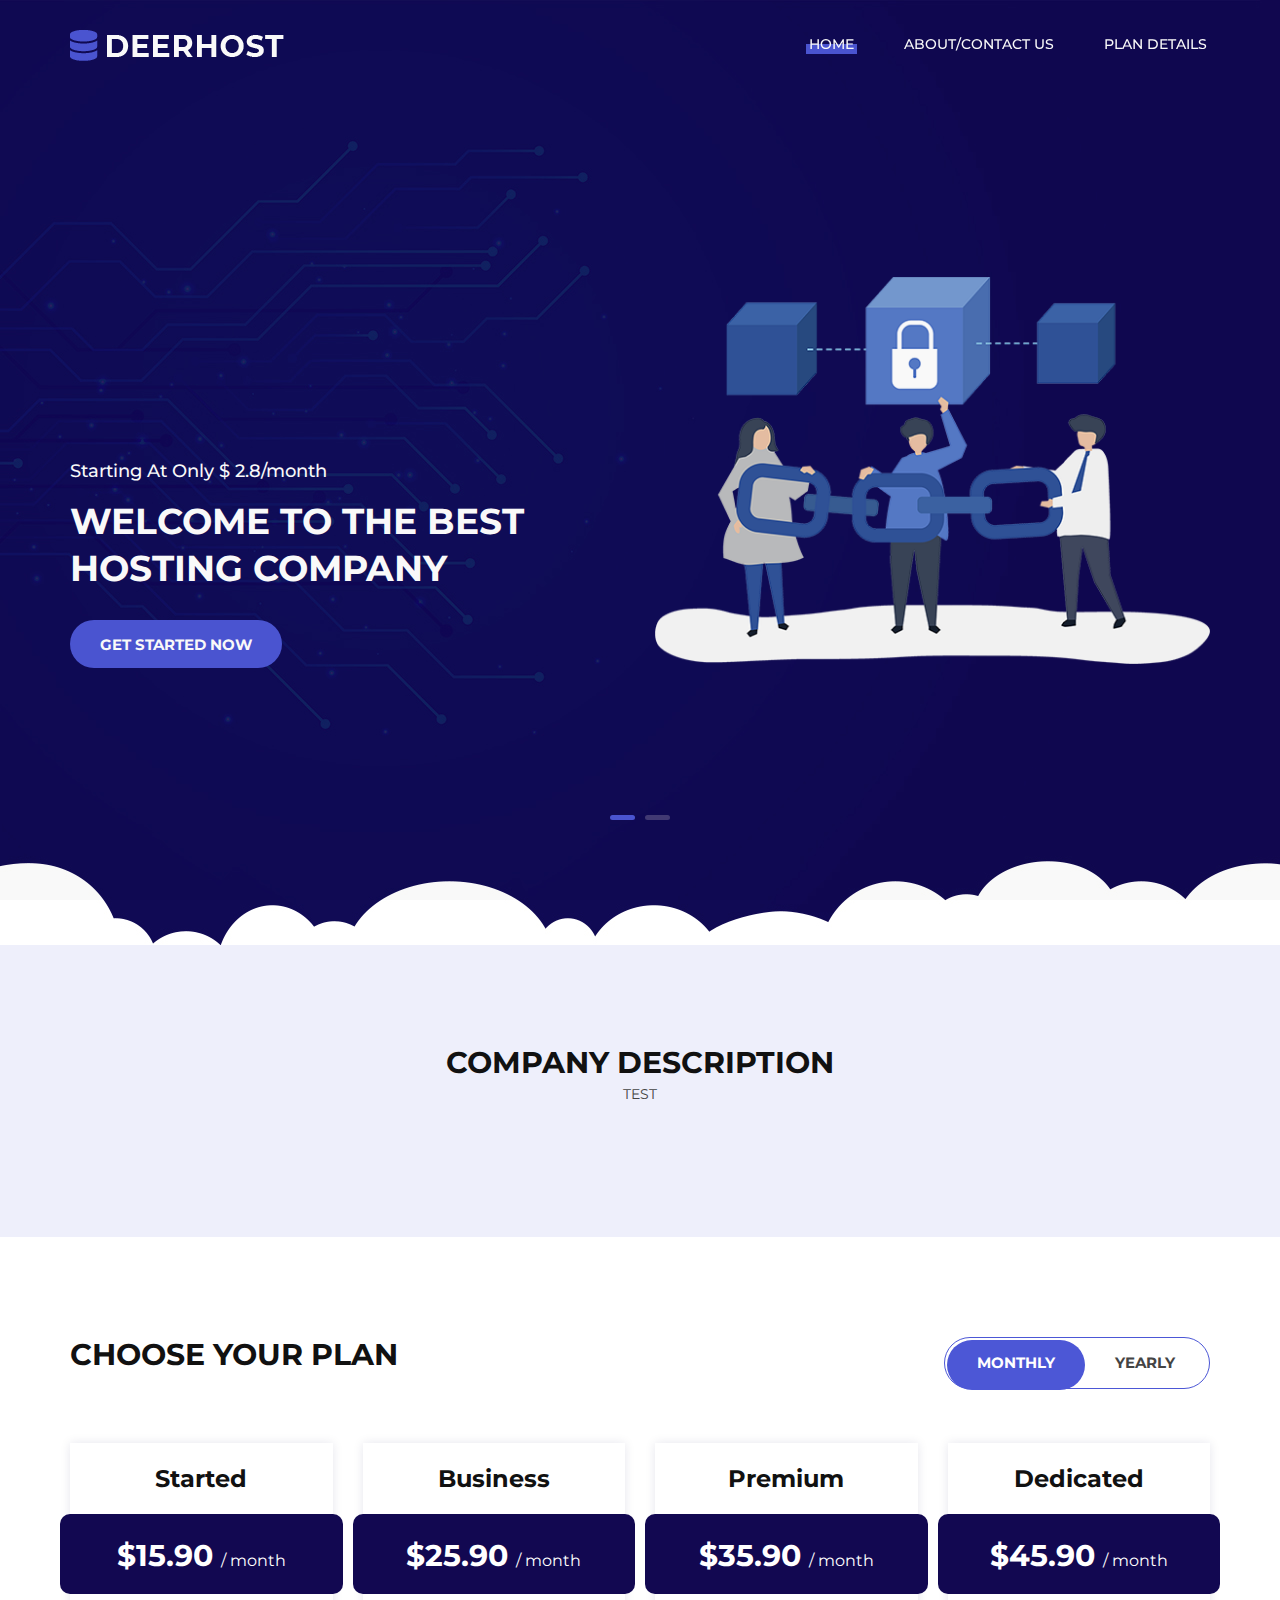
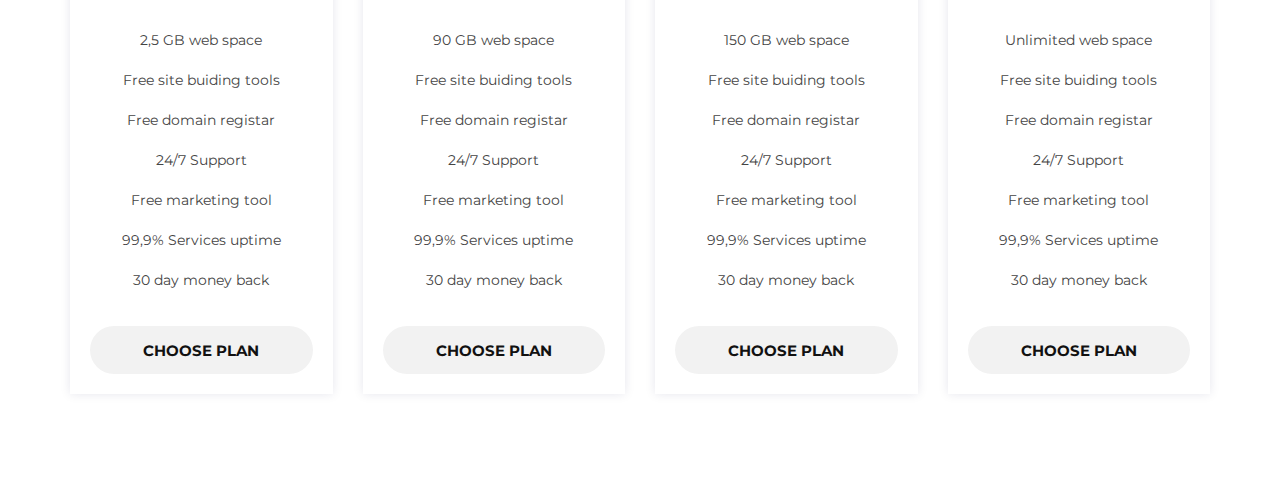
<file: index.html>
<!DOCTYPE html>
<html lang="zxx">

<head>
    <meta charset="UTF-8">
    <meta name="description" content="Deerhost Template">
    <meta name="keywords" content="Deerhost, unica, creative, html">
    <meta name="viewport" content="width=device-width, initial-scale=1.0">
    <meta http-equiv="X-UA-Compatible" content="ie=edge">
    <title>DEERHOST | Template</title>

    <!-- Google Font -->
    <link href="https://fonts.googleapis.com/css?family=Montserrat:400,500,600,700,800,900&display=swap"
        rel="stylesheet">

    <!-- Css Styles -->
    <link rel="stylesheet" href="css/bootstrap.min.css" type="text/css">
    <link rel="stylesheet" href="css/font-awesome.min.css" type="text/css">
    <link rel="stylesheet" href="css/elegant-icons.css" type="text/css">
    <link rel="stylesheet" href="css/flaticon.css" type="text/css">
    <link rel="stylesheet" href="css/owl.carousel.min.css" type="text/css">
    <link rel="stylesheet" href="css/slicknav.min.css" type="text/css">
    <link rel="stylesheet" href="css/style.css" type="text/css">
</head>

<body>
    <!-- Page Preloder -->
    <div id="preloder">
        <div class="loader"></div>
    </div>

    <!-- Offcanvas Menu Begin -->
    <div class="offcanvas__menu__overlay"></div>
    <div class="offcanvas__menu__wrapper">
        <div class="canvas__close">
            <span class="fa fa-times-circle-o"></span>
        </div>
        <div class="offcanvas__logo">
            <a href="#"><img src="img/logo.png" alt=""></a>
        </div>
        <nav class="offcanvas__menu mobile-menu">
            <ul>
                <li class="active"><a href="./index.html">Home</a></li>
                <li><a href="./about.html">About</a></li>
                <li><a href="./hosting.html">Hosting</a></li>
                <li><a href="#">Pages</a>
                    <ul class="dropdown">
                        <li><a href="./pricing.html">Pricing</a></li>
                        <li><a href="./blog-details.html">Blog Details</a></li>
                        <li><a href="./404.html">404</a></li>
                    </ul>
                </li>
                <li><a href="./blog.html">News</a></li>
                <li><a href="./contact.html">Contact</a></li>
            </ul>
        </nav>
        <div id="mobile-menu-wrap"></div>
        <div class="offcanvas__auth">
            <ul>
                <li><a href="#"><span class="icon_chat_alt"></span> Live chat</a></li>
                <li><a href="#"><span class="fa fa-user"></span> Login / Register</a></li>
            </ul>
        </div>
        <div class="offcanvas__info">
            <ul>
                <li><span class="icon_phone"></span> +1 123-456-7890</li>
                <li><span class="fa fa-envelope"></span> Support@gmail.com</li>
            </ul>
        </div>
    </div>
    <!-- Offcanvas Menu End -->

    <!-- Header Section Begin -->
    <header class="header-section">
        <div class="container">
            <div class="row">
                <div class="col-lg-3 col-md-3">
                    <div class="header__logo">
                        <a href="./index.html"><img src="img/logo.png" alt=""></a>
                    </div>
                </div>
                <div class="col-lg-9 col-md-9">
                    <nav class="header__menu">
                        <ul>
                            <li class="active"><a href="./index.html">Home</a></li>
                            <li><a href="./about.html">About/Contact Us</a></li>
                            <li><a href="./hosting.html">Plan Details</a></li>
                        </ul>
                    </nav>
                </div>
            </div>
            <div class="canvas__open">
                <span class="fa fa-bars"></span>
            </div>
        </div>
    </header>
    <!-- Header End -->

    <!-- Hero Section Begin -->
    <section class="hero-section">
        <div class="hero__slider owl-carousel">
            <div class="hero__item set-bg" data-setbg="img/hero/hero-1.jpg">
                <div class="container">
                    <div class="row">
                        <div class="col-lg-6">
                            <div class="hero__text">
                                <h5>Starting At Only $ 2.8/month</h5>
                                <h2>Welcome to the best<br /> hosting company</h2>
                                <a href="#" class="primary-btn">Get started now</a>
                            </div>
                        </div>
                        <div class="col-lg-6">
                            <div class="hero__img">
                                <!-- <img src="img/hero/hero-right.png" alt=""> -->
                                <img src="img/about-us.png" alt="">
                            </div>
                        </div>
                    </div>
                </div>
            </div>
            <div class="hero__item set-bg" data-setbg="img/hero/hero-1.jpg">
                <div class="container">
                    <div class="row">
                        <div class="col-lg-6">
                            <div class="hero__text">
                                <h5>Starting At Only $ 3/month</h5>
                                <h2>Welcome to the best<br /> hosting company</h2>
                                <a href="#" class="primary-btn">Get started now</a>
                            </div>
                        </div>
                        <div class="col-lg-6">
                            <div class="hero__img">
                                <img src="img/hero/hero-right.png" alt="">
                            </div>
                        </div>
                    </div>
                </div>
            </div>
        </div>
    </section>
    <!-- Hero Section End -->


    <!-- Services Section Begin -->
    <section class="services-section spad">
        <div class="container">
            <div class="row">
                <div class="col-lg-12">
                    <div class="section-title">
                        <h3>COMPANY DESCRIPTION</h3>
                        <p>TEST</p>
                    </div>
                </div>
            </div>
        </div>
    </section>
    <!-- Services Section End -->

    <!-- Pricing Section Begin -->
    <section class="pricing-section spad">
        <div class="container">
            <div class="row">
                <div class="col-lg-7 col-md-7">
                    <div class="section-title normal-title">
                        <h3>Choose your plan</h3>
                    </div>
                </div>
                <div class="col-lg-5 col-md-5">
                    <div class="pricing__swipe-btn">
                        <label for="month" class="active">Monthly
                            <input type="radio" id="month">
                        </label>
                        <label for="yearly">Yearly
                            <input type="radio" id="yearly">
                        </label>
                    </div>
                </div>
            </div>
            <div class="row monthly__plans active">
                <div class="col-lg-3 col-md-6 col-sm-6">
                    <div class="pricing__item">
                        <h4>Started</h4>
                        <h3>$15.90 <span>/ month</span></h3>
                        <ul>
                            <li>2,5 GB web space</li>
                            <li>Free site buiding tools</li>
                            <li>Free domain registar</li>
                            <li>24/7 Support</li>
                            <li>Free marketing tool</li>
                            <li>99,9% Services uptime</li>
                            <li>30 day money back</li>
                        </ul>
                        <a href="#" class="primary-btn">Choose plan</a>
                    </div>
                </div>
                <div class="col-lg-3 col-md-6 col-sm-6">
                    <div class="pricing__item">
                        <h4>Business</h4>
                        <h3>$25.90 <span>/ month</span></h3>
                        <ul>
                            <li>90 GB web space</li>
                            <li>Free site buiding tools</li>
                            <li>Free domain registar</li>
                            <li>24/7 Support</li>
                            <li>Free marketing tool</li>
                            <li>99,9% Services uptime</li>
                            <li>30 day money back</li>
                        </ul>
                        <a href="#" class="primary-btn">Choose plan</a>
                    </div>
                </div>
                <div class="col-lg-3 col-md-6 col-sm-6">
                    <div class="pricing__item">
                        <h4>Premium</h4>
                        <h3>$35.90 <span>/ month</span></h3>
                        <ul>
                            <li>150 GB web space</li>
                            <li>Free site buiding tools</li>
                            <li>Free domain registar</li>
                            <li>24/7 Support</li>
                            <li>Free marketing tool</li>
                            <li>99,9% Services uptime</li>
                            <li>30 day money back</li>
                        </ul>
                        <a href="#" class="primary-btn">Choose plan</a>
                    </div>
                </div>
                <div class="col-lg-3 col-md-6 col-sm-6">
                    <div class="pricing__item">
                        <h4>Dedicated</h4>
                        <h3>$45.90 <span>/ month</span></h3>
                        <ul>
                            <li>Unlimited web space</li>
                            <li>Free site buiding tools</li>
                            <li>Free domain registar</li>
                            <li>24/7 Support</li>
                            <li>Free marketing tool</li>
                            <li>99,9% Services uptime</li>
                            <li>30 day money back</li>
                        </ul>
                        <a href="#" class="primary-btn">Choose plan</a>
                    </div>
                </div>
            </div>
            <div class="row yearly__plans">
                <div class="col-lg-3 col-md-6 col-sm-6">
                    <div class="pricing__item">
                        <h4>Started</h4>
                        <h3>$150 <span>/ month</span></h3>
                        <ul>
                            <li>2,5 GB web space</li>
                            <li>Free site buiding tools</li>
                            <li>Free domain registar</li>
                            <li>24/7 Support</li>
                            <li>Free marketing tool</li>
                            <li>99,9% Services uptime</li>
                            <li>30 day money back</li>
                        </ul>
                        <a href="#" class="primary-btn">Choose plan</a>
                    </div>
                </div>
                <div class="col-lg-3 col-md-6 col-sm-6">
                    <div class="pricing__item">
                        <h4>Business</h4>
                        <h3>$250 <span>/ month</span></h3>
                        <ul>
                            <li>90 GB web space</li>
                            <li>Free site buiding tools</li>
                            <li>Free domain registar</li>
                            <li>24/7 Support</li>
                            <li>Free marketing tool</li>
                            <li>99,9% Services uptime</li>
                            <li>30 day money back</li>
                        </ul>
                        <a href="#" class="primary-btn">Choose plan</a>
                    </div>
                </div>
                <div class="col-lg-3 col-md-6 col-sm-6">
                    <div class="pricing__item">
                        <h4>Premium</h4>
                        <h3>$350 <span>/ month</span></h3>
                        <ul>
                            <li>150 GB web space</li>
                            <li>Free site buiding tools</li>
                            <li>Free domain registar</li>
                            <li>24/7 Support</li>
                            <li>Free marketing tool</li>
                            <li>99,9% Services uptime</li>
                            <li>30 day money back</li>
                        </ul>
                        <a href="#" class="primary-btn">Choose plan</a>
                    </div>
                </div>
                <div class="col-lg-3 col-md-6 col-sm-6">
                    <div class="pricing__item">
                        <h4>Dedicated</h4>
                        <h3>$450 <span>/ month</span></h3>
                        <ul>
                            <li>Unlimited web space</li>
                            <li>Free site buiding tools</li>
                            <li>Free domain registar</li>
                            <li>24/7 Support</li>
                            <li>Free marketing tool</li>
                            <li>99,9% Services uptime</li>
                            <li>30 day money back</li>
                        </ul>
                        <a href="#" class="primary-btn">Choose plan</a>
                    </div>
                </div>
            </div>
        </div>
    </section>
    <!-- Pricing Section End -->



    <!-- Js Plugins -->
    <script src="js/jquery-3.3.1.min.js"></script>
    <script src="js/bootstrap.min.js"></script>
    <script src="js/jquery.slicknav.js"></script>
    <script src="js/owl.carousel.min.js"></script>
    <script src="js/main.js"></script>
</body>

</html>
</file>
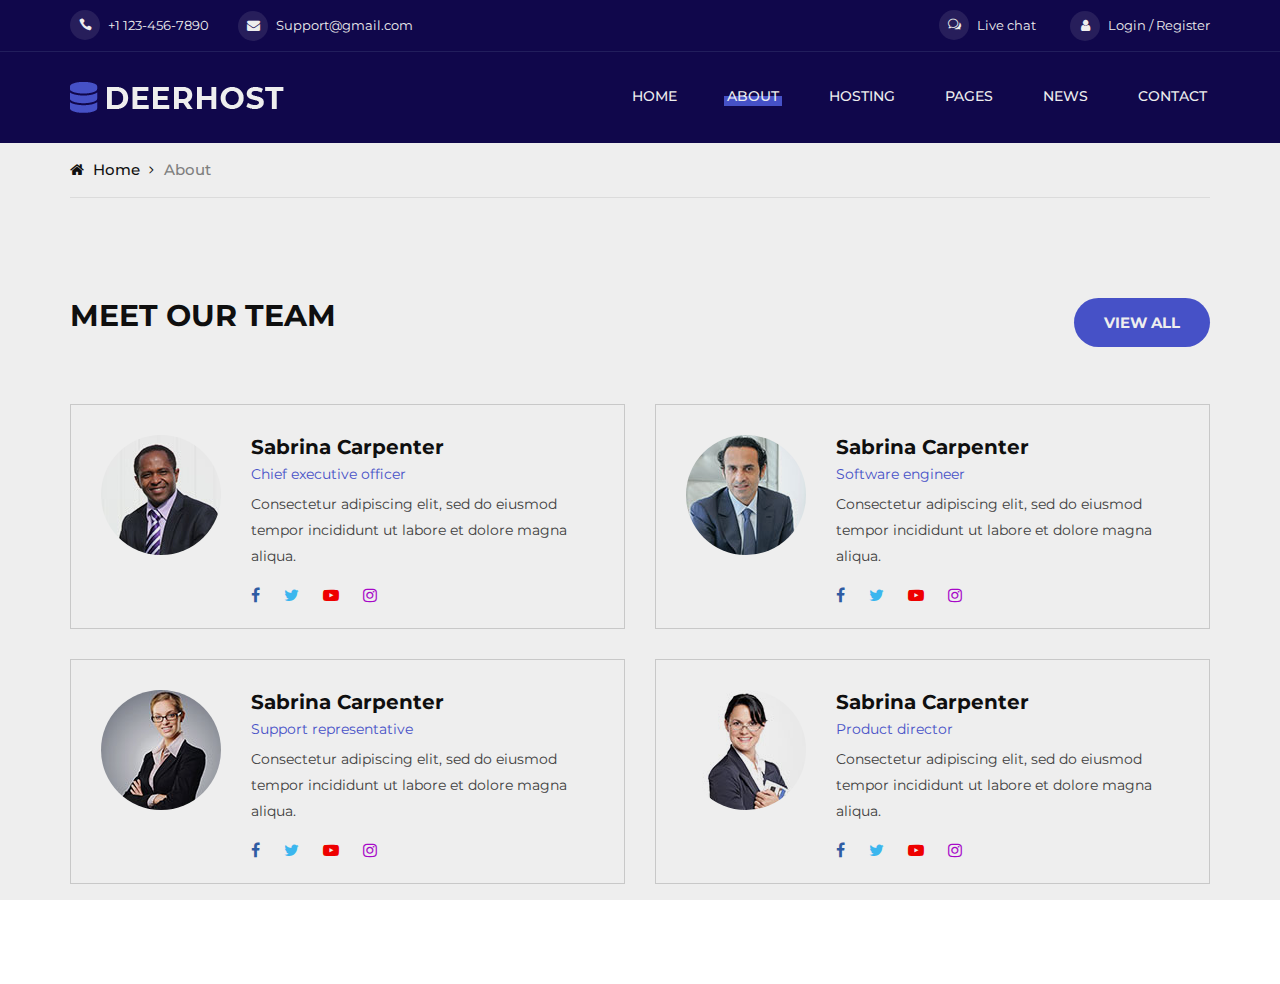
<file: about.html>
<!DOCTYPE html>
<html lang="zxx">

<head>
    <meta charset="UTF-8">
    <meta name="description" content="Deerhost Template">
    <meta name="keywords" content="Deerhost, unica, creative, html">
    <meta name="viewport" content="width=device-width, initial-scale=1.0">
    <meta http-equiv="X-UA-Compatible" content="ie=edge">
    <title>DEERHOST | Template</title>

    <!-- Google Font -->
    <link href="https://fonts.googleapis.com/css?family=Montserrat:400,500,600,700,800,900&display=swap"
        rel="stylesheet">

    <!-- Css Styles -->
    <link rel="stylesheet" href="css/bootstrap.min.css" type="text/css">
    <link rel="stylesheet" href="css/font-awesome.min.css" type="text/css">
    <link rel="stylesheet" href="css/elegant-icons.css" type="text/css">
    <link rel="stylesheet" href="css/flaticon.css" type="text/css">
    <link rel="stylesheet" href="css/owl.carousel.min.css" type="text/css">
    <link rel="stylesheet" href="css/slicknav.min.css" type="text/css">
    <link rel="stylesheet" href="css/style.css" type="text/css">
</head>

<body>
    <!-- Page Preloder -->
    <div id="preloder">
        <div class="loader"></div>
    </div>

    <!-- Offcanvas Menu Begin -->
    <div class="offcanvas__menu__overlay"></div>
    <div class="offcanvas__menu__wrapper">
        <div class="canvas__close">
            <span class="fa fa-times-circle-o"></span>
        </div>
        <div class="offcanvas__logo">
            <a href="#"><img src="img/logo.png" alt=""></a>
        </div>
        <nav class="offcanvas__menu mobile-menu">
            <ul>
                <li class="active"><a href="./index.html">Home</a></li>
                <li><a href="./about.html">About</a></li>
                <li><a href="./hosting.html">Hosting</a></li>
                <li><a href="#">Pages</a>
                    <ul class="dropdown">
                        <li><a href="./pricing.html">Pricing</a></li>
                        <li><a href="./blog-details.html">Blog Details</a></li>
                        <li><a href="./404.html">404</a></li>
                    </ul>
                </li>
                <li><a href="./blog.html">News</a></li>
                <li><a href="./contact.html">Contact</a></li>
            </ul>
        </nav>
        <div id="mobile-menu-wrap"></div>
        <div class="offcanvas__auth">
            <ul>
                <li><a href="#"><span class="icon_chat_alt"></span> Live chat</a></li>
                <li><a href="#"><span class="fa fa-user"></span> Login / Register</a></li>
            </ul>
        </div>
        <div class="offcanvas__info">
            <ul>
                <li><span class="icon_phone"></span> +1 123-456-7890</li>
                <li><span class="fa fa-envelope"></span> Support@gmail.com</li>
            </ul>
        </div>
    </div>
    <!-- Offcanvas Menu End -->

    <!-- Header Section Begin -->
    <header class="header-section header-normal">
        <div class="header__info">
            <div class="container">
                <div class="row">
                    <div class="col-lg-6 col-md-6">
                        <div class="header__info-left">
                            <ul>
                                <li><span class="icon_phone"></span> +1 123-456-7890</li>
                                <li><span class="fa fa-envelope"></span> Support@gmail.com</li>
                            </ul>
                        </div>
                    </div>
                    <div class="col-lg-6 col-md-6">
                        <div class="header__info-right">
                            <ul>
                                <li><a href="#"><span class="icon_chat_alt"></span> Live chat</a></li>
                                <li><a href="#"><span class="fa fa-user"></span> Login / Register</a></li>
                            </ul>
                        </div>
                    </div>
                </div>
            </div>
        </div>
        <div class="container">
            <div class="row">
                <div class="col-lg-3 col-md-3">
                    <div class="header__logo">
                        <a href="./index.html"><img src="img/logo.png" alt=""></a>
                    </div>
                </div>
                <div class="col-lg-9 col-md-9">
                    <nav class="header__menu">
                        <ul>
                            <li><a href="./index.html">Home</a></li>
                            <li class="active"><a href="./about.html">About</a></li>
                            <li><a href="./hosting.html">Hosting</a></li>
                            <li><a href="#">Pages</a>
                                <ul class="dropdown">
                                    <li><a href="./pricing.html">Pricing</a></li>
                                    <li><a href="./blog-details.html">Blog Details</a></li>
                                    <li><a href="./404.html">404</a></li>
                                </ul>
                            </li>
                            <li><a href="./blog.html">News</a></li>
                            <li><a href="./contact.html">Contact</a></li>
                        </ul>
                    </nav>
                </div>
            </div>
            <div class="canvas__open">
                <span class="fa fa-bars"></span>
            </div>
        </div>
    </header>
    <!-- Header End -->

    <!-- Breadcrumb Begin -->
    <div class="breadcrumb-section">
        <div class="container">
            <div class="row">
                <div class="col-lg-12">
                    <div class="breadcrumb__option">
                        <a href="./index.html"><span class="fa fa-home"></span> Home</a>
                        <span>About</span>
                    </div>
                </div>
            </div>
        </div>
    </div>
    <!-- Breadcrumb End -->


    <!-- Team Section Begin -->
    <section class="team-section spad">
        <div class="container">
            <div class="row">
                <div class="col-lg-8 col-md-8">
                    <div class="section-title normal-title">
                        <h3>Meet our team</h3>
                    </div>
                </div>
                <div class="col-lg-4 col-md-4">
                    <div class="team__btn">
                        <a href="#" class="primary-btn">View all</a>
                    </div>
                </div>
            </div>
            <div class="row">
                <div class="col-lg-6 col-md-6">
                    <div class="team__item">
                        <div class="team__pic">
                            <img src="img/team/team-1.jpg" alt="">
                        </div>
                        <div class="team__text">
                            <h5>Sabrina Carpenter</h5>
                            <span>Chief executive officer</span>
                            <p>Consectetur adipiscing elit, sed do eiusmod tempor incididunt ut labore et dolore magna
                                aliqua.</p>
                            <div class="team__social">
                                <a href="#" class="facebook"><i class="fa fa-facebook"></i></a>
                                <a href="#" class="twitter"><i class="fa fa-twitter"></i></a>
                                <a href="#" class="youtube"><i class="fa fa-youtube-play"></i></a>
                                <a href="#" class="instagram"><i class="fa fa-instagram"></i></a>
                            </div>
                        </div>
                    </div>
                </div>
                <div class="col-lg-6 col-md-6">
                    <div class="team__item">
                        <div class="team__pic">
                            <img src="img/team/team-2.jpg" alt="">
                        </div>
                        <div class="team__text">
                            <h5>Sabrina Carpenter</h5>
                            <span>Software engineer</span>
                            <p>Consectetur adipiscing elit, sed do eiusmod tempor incididunt ut labore et dolore magna
                                aliqua.</p>
                            <div class="team__social">
                                <a href="#" class="facebook"><i class="fa fa-facebook"></i></a>
                                <a href="#" class="twitter"><i class="fa fa-twitter"></i></a>
                                <a href="#" class="youtube"><i class="fa fa-youtube-play"></i></a>
                                <a href="#" class="instagram"><i class="fa fa-instagram"></i></a>
                            </div>
                        </div>
                    </div>
                </div>
                <div class="col-lg-6 col-md-6">
                    <div class="team__item">
                        <div class="team__pic">
                            <img src="img/team/team-3.jpg" alt="">
                        </div>
                        <div class="team__text">
                            <h5>Sabrina Carpenter</h5>
                            <span>Support representative</span>
                            <p>Consectetur adipiscing elit, sed do eiusmod tempor incididunt ut labore et dolore magna
                                aliqua.</p>
                            <div class="team__social">
                                <a href="#" class="facebook"><i class="fa fa-facebook"></i></a>
                                <a href="#" class="twitter"><i class="fa fa-twitter"></i></a>
                                <a href="#" class="youtube"><i class="fa fa-youtube-play"></i></a>
                                <a href="#" class="instagram"><i class="fa fa-instagram"></i></a>
                            </div>
                        </div>
                    </div>
                </div>
                <div class="col-lg-6 col-md-6">
                    <div class="team__item">
                        <div class="team__pic">
                            <img src="img/team/team-4.jpg" alt="">
                        </div>
                        <div class="team__text">
                            <h5>Sabrina Carpenter</h5>
                            <span>Product director</span>
                            <p>Consectetur adipiscing elit, sed do eiusmod tempor incididunt ut labore et dolore magna
                                aliqua.</p>
                            <div class="team__social">
                                <a href="#" class="facebook"><i class="fa fa-facebook"></i></a>
                                <a href="#" class="twitter"><i class="fa fa-twitter"></i></a>
                                <a href="#" class="youtube"><i class="fa fa-youtube-play"></i></a>
                                <a href="#" class="instagram"><i class="fa fa-instagram"></i></a>
                            </div>
                        </div>
                    </div>
                </div>
            </div>
        </div>
    </section>
    <!-- Team Section End -->


    <!-- Js Plugins -->
    <script src="js/jquery-3.3.1.min.js"></script>
    <script src="js/bootstrap.min.js"></script>
    <script src="js/jquery.slicknav.js"></script>
    <script src="js/owl.carousel.min.js"></script>
    <script src="js/main.js"></script>
</body>

</html>
</file>
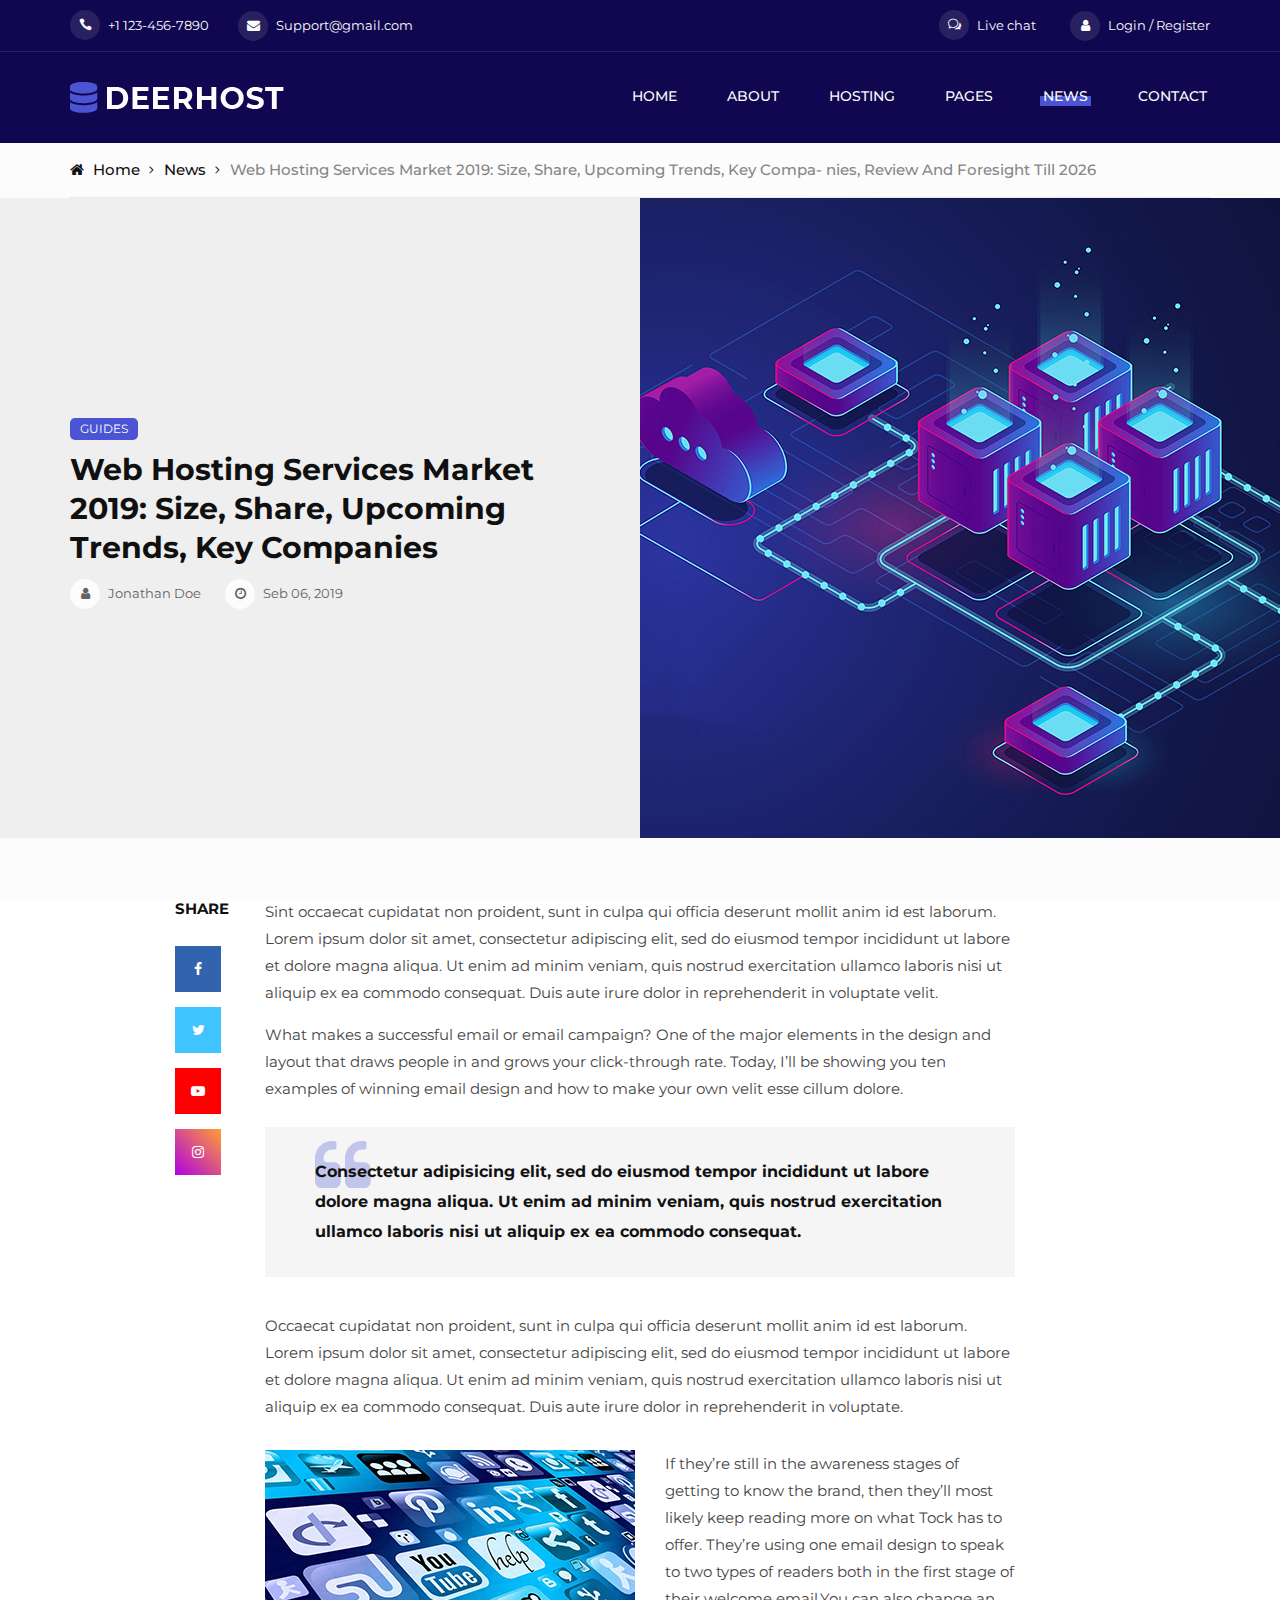
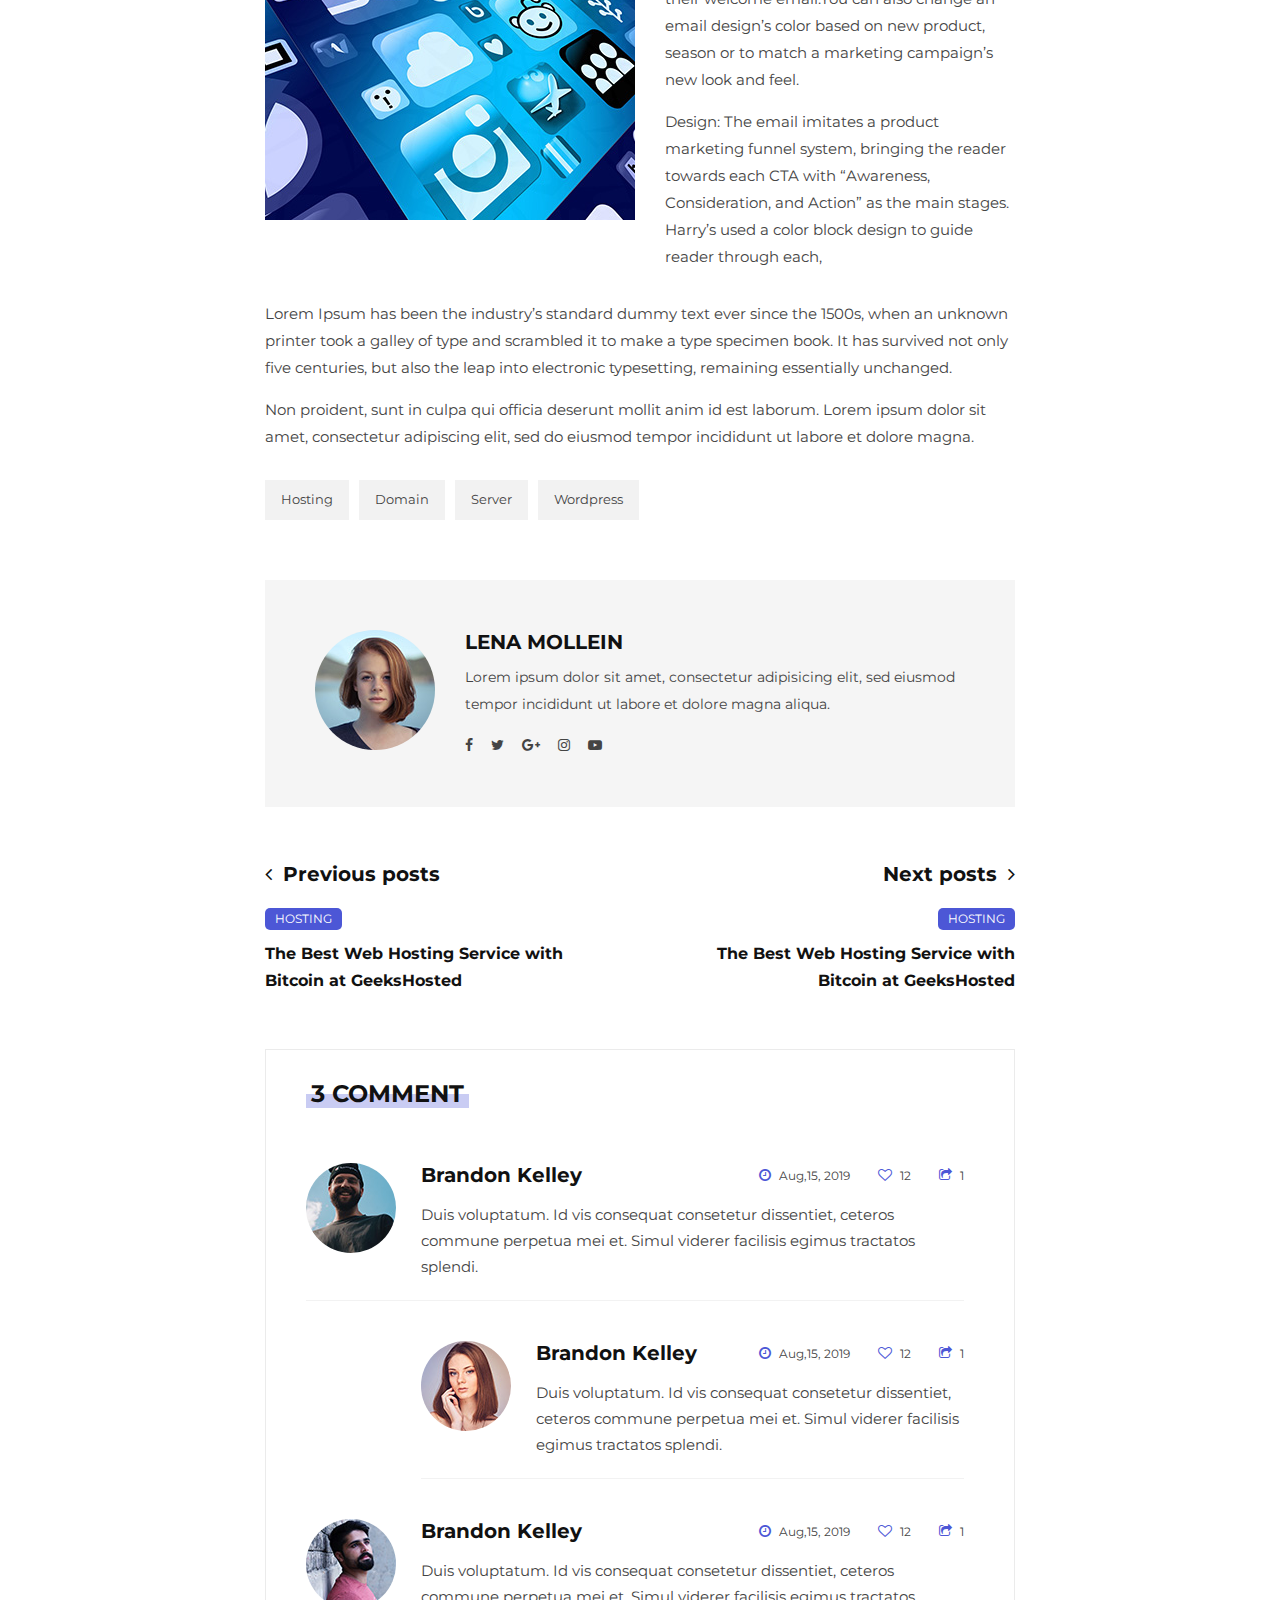
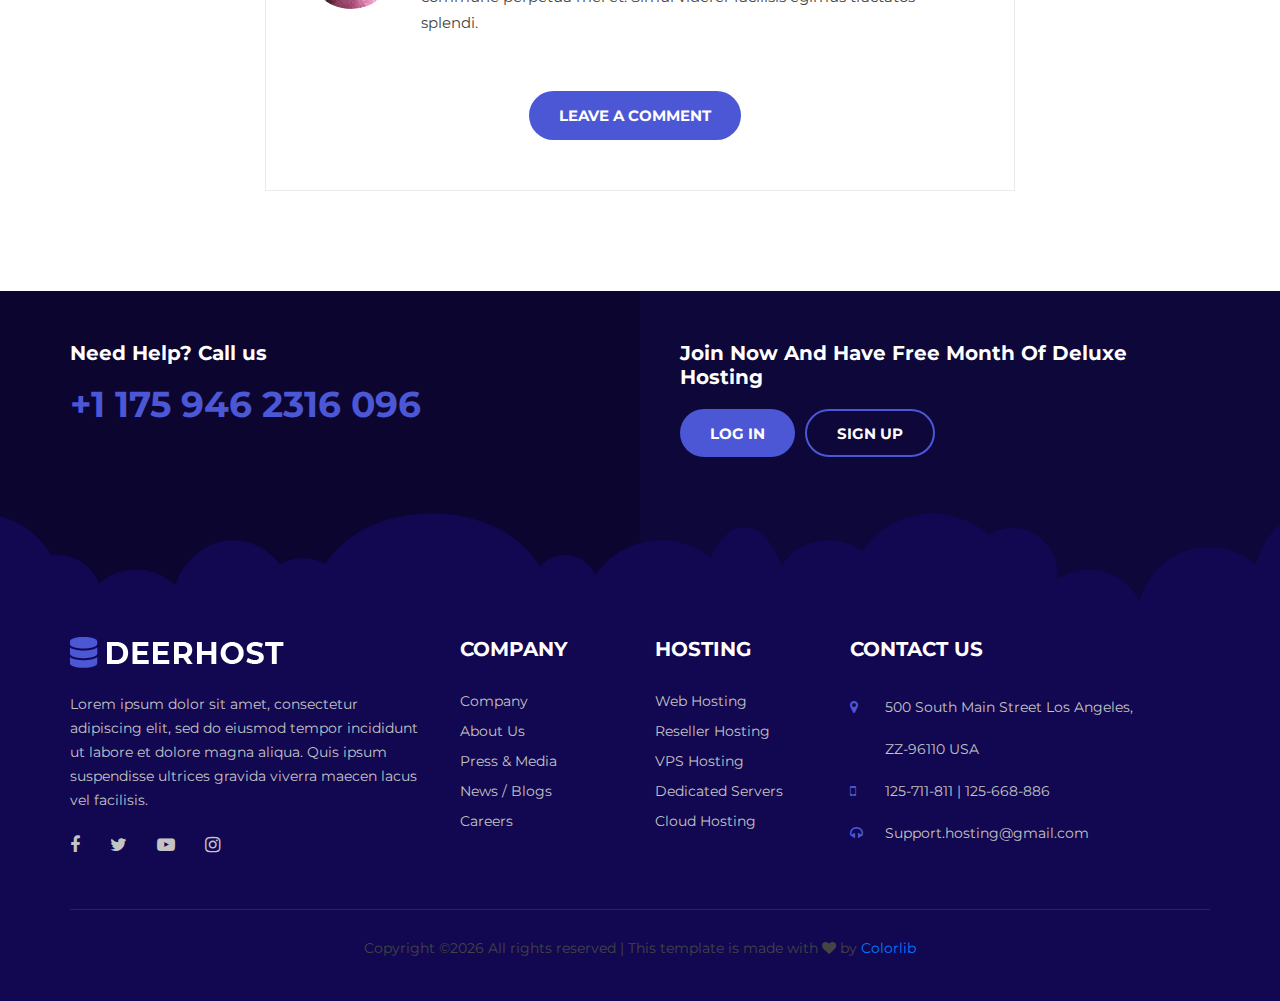
<file: blog-details.html>
<!DOCTYPE html>
<html lang="zxx">

<head>
    <meta charset="UTF-8">
    <meta name="description" content="Deerhost Template">
    <meta name="keywords" content="Deerhost, unica, creative, html">
    <meta name="viewport" content="width=device-width, initial-scale=1.0">
    <meta http-equiv="X-UA-Compatible" content="ie=edge">
    <title>DEERHOST | Template</title>

    <!-- Google Font -->
    <link href="https://fonts.googleapis.com/css?family=Montserrat:400,500,600,700,800,900&display=swap"
        rel="stylesheet">

    <!-- Css Styles -->
    <link rel="stylesheet" href="css/bootstrap.min.css" type="text/css">
    <link rel="stylesheet" href="css/font-awesome.min.css" type="text/css">
    <link rel="stylesheet" href="css/elegant-icons.css" type="text/css">
    <link rel="stylesheet" href="css/flaticon.css" type="text/css">
    <link rel="stylesheet" href="css/owl.carousel.min.css" type="text/css">
    <link rel="stylesheet" href="css/slicknav.min.css" type="text/css">
    <link rel="stylesheet" href="css/style.css" type="text/css">
</head>

<body>
    <!-- Page Preloder -->
    <div id="preloder">
        <div class="loader"></div>
    </div>

    <!-- Offcanvas Menu Begin -->
    <div class="offcanvas__menu__overlay"></div>
    <div class="offcanvas__menu__wrapper">
        <div class="canvas__close">
            <span class="fa fa-times-circle-o"></span>
        </div>
        <div class="offcanvas__logo">
            <a href="#"><img src="img/logo.png" alt=""></a>
        </div>
        <nav class="offcanvas__menu mobile-menu">
            <ul>
                <li class="active"><a href="./index.html">Home</a></li>
                <li><a href="./about.html">About</a></li>
                <li><a href="./hosting.html">Hosting</a></li>
                <li><a href="#">Pages</a>
                    <ul class="dropdown">
                        <li><a href="./pricing.html">Pricing</a></li>
                        <li><a href="./blog-details.html">Blog Details</a></li>
                        <li><a href="./404.html">404</a></li>
                    </ul>
                </li>
                <li><a href="./blog.html">News</a></li>
                <li><a href="./contact.html">Contact</a></li>
            </ul>
        </nav>
        <div id="mobile-menu-wrap"></div>
        <div class="offcanvas__auth">
            <ul>
                <li><a href="#"><span class="icon_chat_alt"></span> Live chat</a></li>
                <li><a href="#"><span class="fa fa-user"></span> Login / Register</a></li>
            </ul>
        </div>
        <div class="offcanvas__info">
            <ul>
                <li><span class="icon_phone"></span> +1 123-456-7890</li>
                <li><span class="fa fa-envelope"></span> Support@gmail.com</li>
            </ul>
        </div>
    </div>
    <!-- Offcanvas Menu End -->

    <!-- Header Section Begin -->
    <header class="header-section header-normal">
        <div class="header__info">
            <div class="container">
                <div class="row">
                    <div class="col-lg-6 col-md-6">
                        <div class="header__info-left">
                            <ul>
                                <li><span class="icon_phone"></span> +1 123-456-7890</li>
                                <li><span class="fa fa-envelope"></span> Support@gmail.com</li>
                            </ul>
                        </div>
                    </div>
                    <div class="col-lg-6 col-md-6">
                        <div class="header__info-right">
                            <ul>
                                <li><a href="#"><span class="icon_chat_alt"></span> Live chat</a></li>
                                <li><a href="#"><span class="fa fa-user"></span> Login / Register</a></li>
                            </ul>
                        </div>
                    </div>
                </div>
            </div>
        </div>
        <div class="container">
            <div class="row">
                <div class="col-lg-3 col-md-3">
                    <div class="header__logo">
                        <a href="./index.html"><img src="img/logo.png" alt=""></a>
                    </div>
                </div>
                <div class="col-lg-9 col-md-9">
                    <nav class="header__menu">
                        <ul>
                            <li><a href="./index.html">Home</a></li>
                            <li><a href="./about.html">About</a></li>
                            <li><a href="./hosting.html">Hosting</a></li>
                            <li><a href="#">Pages</a>
                                <ul class="dropdown">
                                    <li><a href="./pricing.html">Pricing</a></li>
                                    <li><a href="./blog-details.html">Blog Details</a></li>
                                    <li><a href="./404.html">404</a></li>
                                </ul>
                            </li>
                            <li class="active"><a href="./blog.html">News</a></li>
                            <li><a href="./contact.html">Contact</a></li>
                        </ul>
                    </nav>
                </div>
            </div>
            <div class="canvas__open">
                <span class="fa fa-bars"></span>
            </div>
        </div>
    </header>
    <!-- Header End -->

    <!-- Breadcrumb Begin -->
    <div class="breadcrumb-section">
        <div class="container">
            <div class="row">
                <div class="col-lg-12">
                    <div class="breadcrumb__option">
                        <a href="./index.html"><span class="fa fa-home"></span> Home</a>
                        <a href="./index.html">News</a>
                        <span>Web Hosting Services Market 2019: Size, Share, Upcoming Trends, Key Compa- nies, Review
                            And Foresight Till 2026</span>
                    </div>
                </div>
            </div>
        </div>
    </div>
    <!-- Breadcrumb End -->

    <!-- Blog Hero Section Begin -->
    <section class="blog-hero-section">
        <div class="container">
            <div class="row">
                <div class="col-lg-6">
                    <div class="blog__hero__text">
                        <div class="label">Guides</div>
                        <h3>Web Hosting Services Market<br /> 2019: Size, Share, Upcoming<br /> Trends, Key Companies
                        </h3>
                        <ul>
                            <li><i class="fa fa-user"></i> Jonathan Doe</li>
                            <li><i class="fa fa-clock-o"></i> Seb 06, 2019</li>
                        </ul>
                    </div>
                </div>
            </div>
        </div>
        <div class="blog__hero__pic set-bg" data-setbg="img/blog/details/details-hero.jpg"></div>
    </section>
    <!-- Blog Hero Section End -->

    <!-- Blog Details Section Begin -->
    <section class="blog-details-section spad">
        <div class="container">
            <div class="row d-flex justify-content-center">
                <div class="col-lg-8">
                    <div class="blog__details__text">
                        <div class="blog__details__social">
                            <span>Share</span>
                            <ul>
                                <li>
                                    <a href="#" class="facebook"><i class="fa fa-facebook"></i></a>
                                </li>
                                <li>
                                    <a href="#" class="twitter"><i class="fa fa-twitter"></i></a>
                                </li>
                                <li>
                                    <a href="#" class="youtube"><i class="fa fa-youtube-play"></i></a>
                                </li>
                                <li>
                                    <a href="#" class="instagram"><i class="fa fa-instagram"></i></a>
                                </li>
                            </ul>
                        </div>
                        <div class="blog__details__title">
                            <p>Sint occaecat cupidatat non proident, sunt in culpa qui officia deserunt mollit anim id
                                est laborum. Lorem ipsum dolor sit amet, consectetur adipiscing elit, sed do eiusmod
                                tempor incididunt ut labore et dolore magna aliqua. Ut enim ad minim veniam, quis
                                nostrud exercitation ullamco laboris nisi ut aliquip ex ea commodo consequat. Duis aute
                                irure dolor in reprehenderit in voluptate velit.</p>
                            <p>What makes a successful email or email campaign? One of the major elements in the design
                                and layout that draws people in and grows your click-through rate. Today, I’ll be
                                showing you ten examples of winning email design and how to make your own velit esse
                                cillum dolore.</p>
                        </div>
                        <div class="blog__details__quote">
                            <p>Consectetur adipisicing elit, sed do eiusmod tempor incididunt ut labore dolore magna
                                aliqua. Ut enim ad minim veniam, quis nostrud exercitation ullamco laboris nisi ut
                                aliquip ex ea commodo consequat.</p>
                        </div>
                        <div class="blog__details__title__more">
                            <p>Occaecat cupidatat non proident, sunt in culpa qui officia deserunt mollit anim id est
                                laborum. Lorem ipsum dolor sit amet, consectetur adipiscing elit, sed do eiusmod tempor
                                incididunt ut labore et dolore magna aliqua. Ut enim ad minim veniam, quis nostrud
                                exercitation ullamco laboris nisi ut aliquip ex ea commodo consequat. Duis aute irure
                                dolor in reprehenderit in voluptate.</p>
                        </div>
                        <div class="blog__details__item">
                            <div class="blog__details__item__pic">
                                <img src="img/blog/details/blog-details.jpg" alt="">
                            </div>
                            <div class="blog__details__item__text">
                                <p>If they’re still in the awareness stages of getting to know the brand, then they’ll
                                    most likely keep reading more on what Tock has to offer. They’re using one email
                                    design to speak to two types of readers both in the first stage of their welcome
                                    email.You can also change an email design’s color based on new product, season or to
                                    match a marketing campaign’s new look and feel.
                                </p>
                                <p>Design: The email imitates a product marketing funnel system, bringing the reader
                                    towards each CTA with “Awareness, Consideration, and Action” as the main stages.
                                    Harry’s used a color block design to guide reader through each,</p>
                            </div>
                        </div>
                        <div class="blog__details__desc">
                            <p>Lorem Ipsum has been the industry’s standard dummy text ever since the 1500s, when an
                                unknown printer took a galley of type and scrambled it to make a type specimen book. It
                                has survived not only five centuries, but also the leap into electronic typesetting,
                                remaining essentially unchanged.</p>
                            <p>Non proident, sunt in culpa qui officia deserunt mollit anim id est laborum. Lorem ipsum
                                dolor sit amet, consectetur adipiscing elit, sed do eiusmod tempor incididunt ut labore
                                et dolore magna.</p>
                        </div>
                        <div class="blog__details__tags">
                            <a href="#">Hosting</a>
                            <a href="#">Domain</a>
                            <a href="#">Server</a>
                            <a href="#">Wordpress</a>
                        </div>
                        <div class="blog__details__profile">
                            <div class="blog__details__profile__pic">
                                <img src="img/blog/details/blog-profile.jpg" alt="">
                            </div>
                            <div class="blog__details__profile__text">
                                <h5>Lena Mollein</h5>
                                <p>Lorem ipsum dolor sit amet, consectetur adipisicing elit, sed eiusmod tempor
                                    incididunt ut labore et dolore magna aliqua.</p>
                                <div class="blog__details__profile__social">
                                    <a href="#"><i class="fa fa-facebook"></i></a>
                                    <a href="#"><i class="fa fa-twitter"></i></a>
                                    <a href="#"><i class="fa fa-google-plus"></i></a>
                                    <a href="#"><i class="fa fa-instagram"></i></a>
                                    <a href="#"><i class="fa fa-youtube-play"></i></a>
                                </div>
                            </div>
                        </div>
                        <div class="blog__details__option">
                            <div class="row">
                                <div class="col-lg-6 col-md-6 col-sm-6">
                                    <a href="#" class="blog__details__option__item">
                                        <h5><i class="fa fa-angle-left"></i> Previous posts</h5>
                                        <div class="label">Hosting</div>
                                        <h6>The Best Web Hosting Service with<br /> Bitcoin at GeeksHosted</h6>
                                    </a>
                                </div>
                                <div class="col-lg-6 col-md-6 col-sm-6">
                                    <a href="#" class="blog__details__option__item blog__details__option__item--next">
                                        <h5>Next posts <i class="fa fa-angle-right"></i></h5>
                                        <div class="label">Hosting</div>
                                        <h6>The Best Web Hosting Service with<br /> Bitcoin at GeeksHosted</h6>
                                    </a>
                                </div>
                            </div>
                        </div>
                        <div class="blog__details__comment">
                            <h4>3 Comment</h4>
                            <div class="blog__details__comment__list">
                                <div class="blog__details__comment__item">
                                    <div class="blog__details__comment__pic">
                                        <img src="img/blog/details/comment/comment-1.jpg" alt="">
                                    </div>
                                    <div class="blog__details__comment__text">
                                        <h5>Brandon Kelley</h5>
                                        <p>Duis voluptatum. Id vis consequat consetetur dissentiet, ceteros commune
                                            perpetua mei et. Simul viderer facilisis egimus tractatos splendi.</p>
                                        <ul>
                                            <li><i class="fa fa-clock-o"></i> Aug,15, 2019</li>
                                            <li><i class="fa fa-heart-o"></i> 12</li>
                                            <li><i class="fa fa-share-square-o"></i> 1</li>
                                        </ul>
                                    </div>
                                </div>
                                <div class="blog__details__comment__item blog__details__comment__reply">
                                    <div class="blog__details__comment__pic">
                                        <img src="img/blog/details/comment/comment-2.jpg" alt="">
                                    </div>
                                    <div class="blog__details__comment__text">
                                        <h5>Brandon Kelley</h5>
                                        <p>Duis voluptatum. Id vis consequat consetetur dissentiet, ceteros commune
                                            perpetua mei et. Simul viderer facilisis egimus tractatos splendi.</p>
                                        <ul>
                                            <li><i class="fa fa-clock-o"></i> Aug,15, 2019</li>
                                            <li><i class="fa fa-heart-o"></i> 12</li>
                                            <li><i class="fa fa-share-square-o"></i> 1</li>
                                        </ul>
                                    </div>
                                </div>
                                <div class="blog__details__comment__item">
                                    <div class="blog__details__comment__pic">
                                        <img src="img/blog/details/comment/comment-3.jpg" alt="">
                                    </div>
                                    <div class="blog__details__comment__text">
                                        <h5>Brandon Kelley</h5>
                                        <p>Duis voluptatum. Id vis consequat consetetur dissentiet, ceteros commune
                                            perpetua mei et. Simul viderer facilisis egimus tractatos splendi.</p>
                                        <ul>
                                            <li><i class="fa fa-clock-o"></i> Aug,15, 2019</li>
                                            <li><i class="fa fa-heart-o"></i> 12</li>
                                            <li><i class="fa fa-share-square-o"></i> 1</li>
                                        </ul>
                                    </div>
                                </div>
                            </div>
                            <div class="comment__btn">
                                <a href="#" class="primary-btn">Leave a comment</a>
                            </div>
                        </div>
                    </div>
                </div>
            </div>
        </div>
    </section>
    <!-- Blog Details Section End -->

    <!-- Footer Section Begin -->
    <footer class="footer-section">
        <div class="footer__top">
            <div class="container">
                <div class="row">
                    <div class="col-lg-6 col-md-6">
                        <div class="footer__top-call">
                            <h5>Need Help? Call us</h5>
                            <h2>+1 175 946 2316 096</h2>
                        </div>
                    </div>
                    <div class="col-lg-6 col-md-6">
                        <div class="footer__top-auth">
                            <h5>Join Now And Have Free Month Of Deluxe Hosting</h5>
                            <a href="#" class="primary-btn">Log in</a>
                            <a href="#" class="primary-btn sign-up">Sign Up</a>
                        </div>
                    </div>
                </div>
            </div>
        </div>
        <div class="footer__text set-bg" data-setbg="img/footer-bg.png">
            <div class="container">
                <div class="row">
                    <div class="col-lg-4 col-md-6 col-sm-12">
                        <div class="footer__text-about">
                            <div class="footer__logo">
                                <a href="./index.html"><img src="img/logo.png" alt=""></a>
                            </div>
                            <p>Lorem ipsum dolor sit amet, consectetur adipiscing elit, sed do eiusmod tempor incididunt
                                ut labore et dolore magna aliqua. Quis ipsum suspendisse ultrices gravida viverra maecen
                                lacus vel facilisis. </p>
                            <div class="footer__social">
                                <a href="#"><i class="fa fa-facebook"></i></a>
                                <a href="#"><i class="fa fa-twitter"></i></a>
                                <a href="#"><i class="fa fa-youtube-play"></i></a>
                                <a href="#"><i class="fa fa-instagram"></i></a>
                            </div>
                        </div>
                    </div>
                    <div class="col-lg-2 col-md-6 col-sm-6">
                        <div class="footer__text-widget">
                            <h5>Company</h5>
                            <ul>
                                <li><a href="#">Company</a></li>
                                <li><a href="#">About Us</a></li>
                                <li><a href="#">Press & Media</a></li>
                                <li><a href="#">News / Blogs</a></li>
                                <li><a href="#">Careers</a></li>
                            </ul>
                        </div>
                    </div>
                    <div class="col-lg-2 col-md-6 col-sm-6">
                        <div class="footer__text-widget">
                            <h5>Hosting</h5>
                            <ul>
                                <li><a href="#">Web Hosting</a></li>
                                <li><a href="#">Reseller Hosting</a></li>
                                <li><a href="#">VPS Hosting</a></li>
                                <li><a href="#">Dedicated Servers</a></li>
                                <li><a href="#">Cloud Hosting</a></li>
                            </ul>
                        </div>
                    </div>
                    <div class="col-lg-4 col-md-6 col-sm-12">
                        <div class="footer__text-widget">
                            <h5>cONTACT US</h5>
                            <ul class="footer__widget-info">
                                <li><span class="fa fa-map-marker"></span> 500 South Main Street Los Angeles,<br />
                                    ZZ-96110 USA</li>
                                <li><span class="fa fa-mobile"></span> 125-711-811 | 125-668-886</li>
                                <li><span class="fa fa-headphones"></span> Support.hosting@gmail.com</li>
                            </ul>
                        </div>
                    </div>
                </div>
                <div class="footer__text-copyright">
                    <p><!-- Link back to Colorlib can't be removed. Template is licensed under CC BY 3.0. -->
  Copyright &copy;<script>document.write(new Date().getFullYear());</script> All rights reserved | This template is made with <i class="fa fa-heart" aria-hidden="true"></i> by <a href="https://colorlib.com" target="_blank">Colorlib</a>
  <!-- Link back to Colorlib can't be removed. Template is licensed under CC BY 3.0. --></p>
                </div>
            </div>
        </div>
    </footer>
    <!-- Footer Section End -->

    <!-- Js Plugins -->
    <script src="js/jquery-3.3.1.min.js"></script>
    <script src="js/bootstrap.min.js"></script>
    <script src="js/jquery.slicknav.js"></script>
    <script src="js/owl.carousel.min.js"></script>
    <script src="js/main.js"></script>
</body>

</html>
</file>
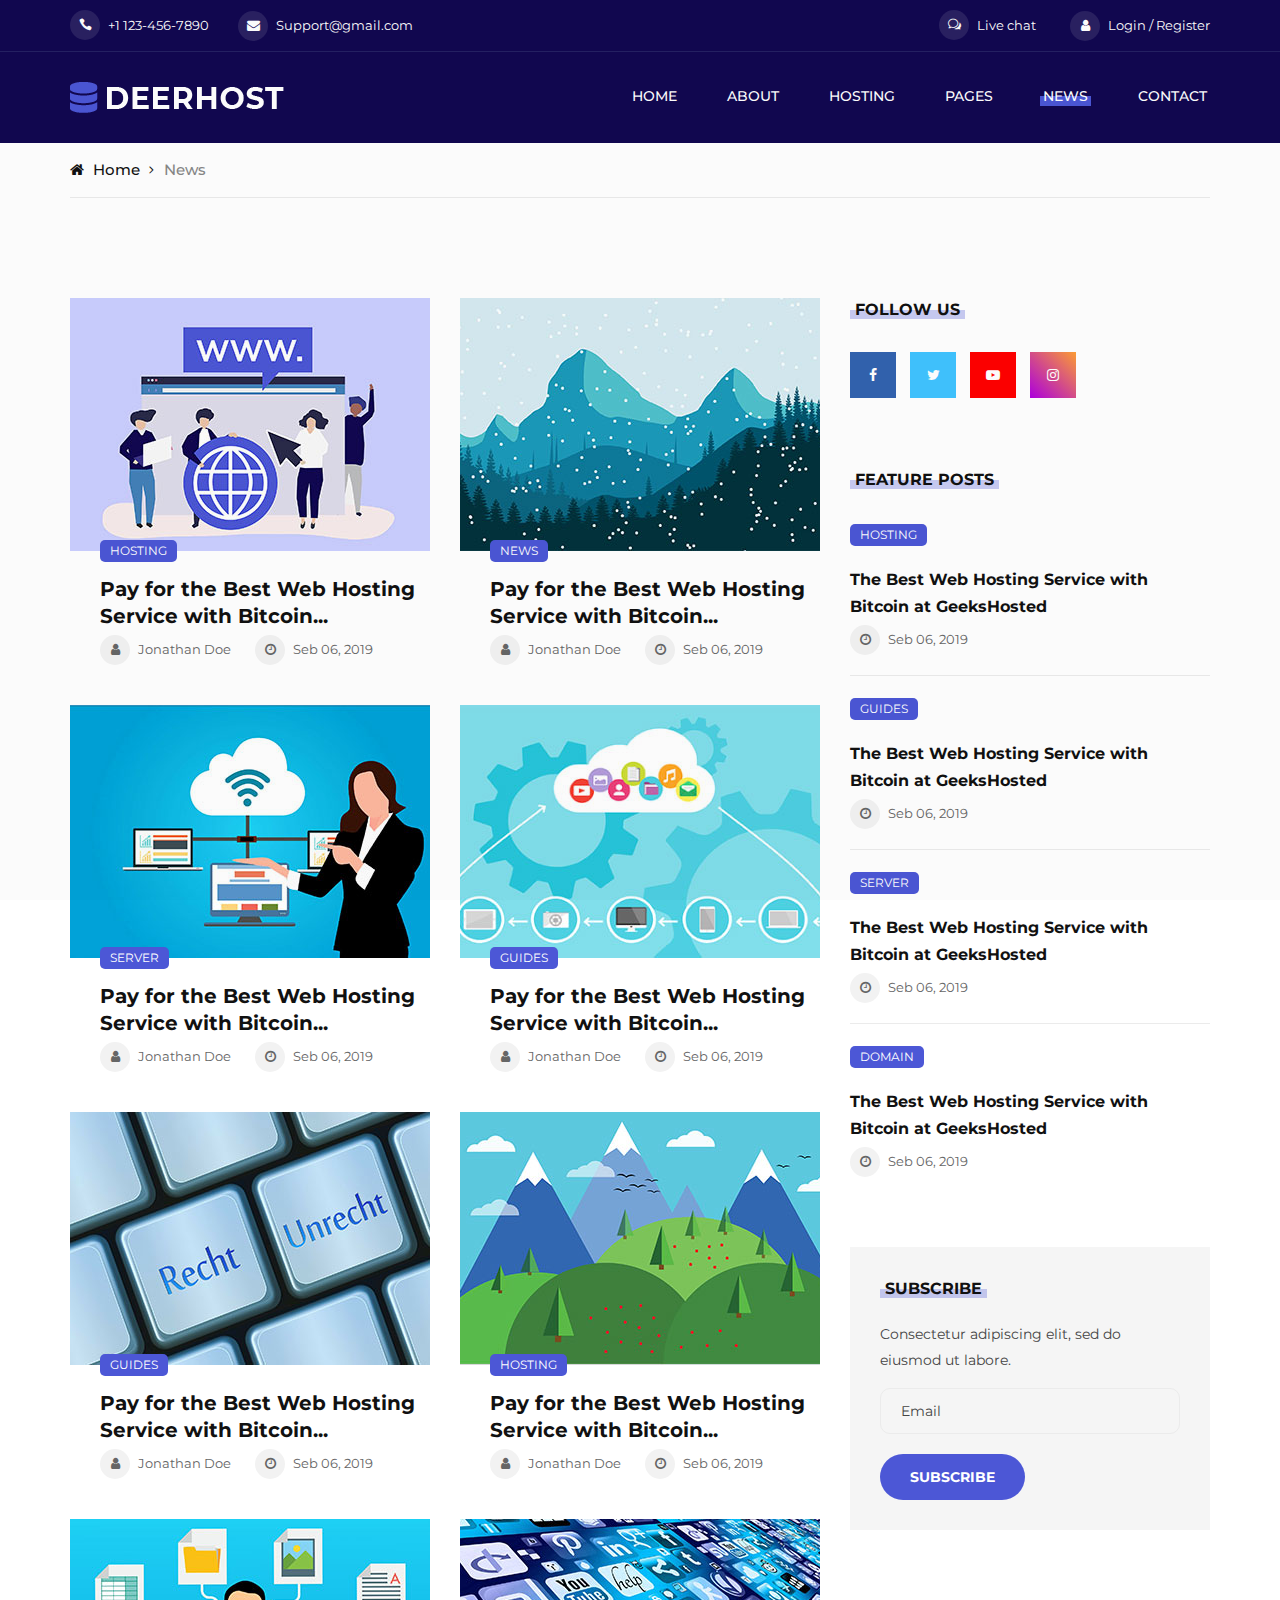
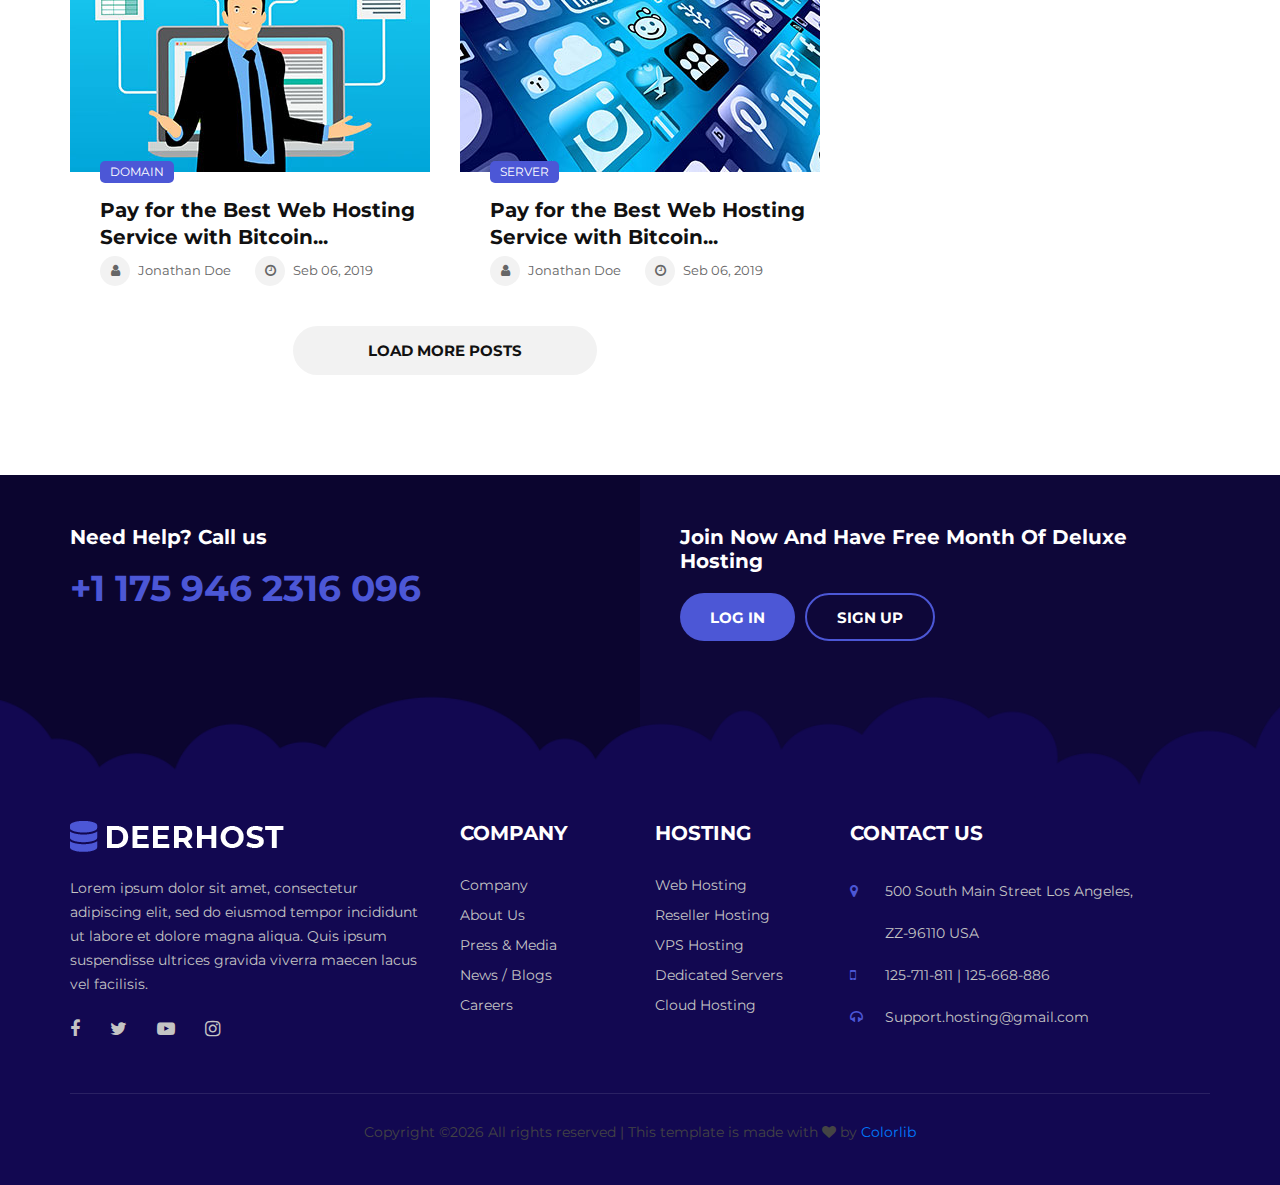
<file: blog.html>
<!DOCTYPE html>
<html lang="zxx">

<head>
    <meta charset="UTF-8">
    <meta name="description" content="Deerhost Template">
    <meta name="keywords" content="Deerhost, unica, creative, html">
    <meta name="viewport" content="width=device-width, initial-scale=1.0">
    <meta http-equiv="X-UA-Compatible" content="ie=edge">
    <title>DEERHOST | Template</title>

    <!-- Google Font -->
    <link href="https://fonts.googleapis.com/css?family=Montserrat:400,500,600,700,800,900&display=swap"
        rel="stylesheet">

    <!-- Css Styles -->
    <link rel="stylesheet" href="css/bootstrap.min.css" type="text/css">
    <link rel="stylesheet" href="css/font-awesome.min.css" type="text/css">
    <link rel="stylesheet" href="css/elegant-icons.css" type="text/css">
    <link rel="stylesheet" href="css/flaticon.css" type="text/css">
    <link rel="stylesheet" href="css/owl.carousel.min.css" type="text/css">
    <link rel="stylesheet" href="css/slicknav.min.css" type="text/css">
    <link rel="stylesheet" href="css/style.css" type="text/css">
</head>

<body>
    <!-- Page Preloder -->
    <div id="preloder">
        <div class="loader"></div>
    </div>

    <!-- Offcanvas Menu Begin -->
    <div class="offcanvas__menu__overlay"></div>
    <div class="offcanvas__menu__wrapper">
        <div class="canvas__close">
            <span class="fa fa-times-circle-o"></span>
        </div>
        <div class="offcanvas__logo">
            <a href="#"><img src="img/logo.png" alt=""></a>
        </div>
        <nav class="offcanvas__menu mobile-menu">
            <ul>
                <li class="active"><a href="./index.html">Home</a></li>
                <li><a href="./about.html">About</a></li>
                <li><a href="./hosting.html">Hosting</a></li>
                <li><a href="#">Pages</a>
                    <ul class="dropdown">
                        <li><a href="./pricing.html">Pricing</a></li>
                        <li><a href="./blog-details.html">Blog Details</a></li>
                        <li><a href="./404.html">404</a></li>
                    </ul>
                </li>
                <li><a href="./blog.html">News</a></li>
                <li><a href="./contact.html">Contact</a></li>
            </ul>
        </nav>
        <div id="mobile-menu-wrap"></div>
        <div class="offcanvas__auth">
            <ul>
                <li><a href="#"><span class="icon_chat_alt"></span> Live chat</a></li>
                <li><a href="#"><span class="fa fa-user"></span> Login / Register</a></li>
            </ul>
        </div>
        <div class="offcanvas__info">
            <ul>
                <li><span class="icon_phone"></span> +1 123-456-7890</li>
                <li><span class="fa fa-envelope"></span> Support@gmail.com</li>
            </ul>
        </div>
    </div>
    <!-- Offcanvas Menu End -->

    <!-- Header Section Begin -->
    <header class="header-section header-normal">
        <div class="header__info">
            <div class="container">
                <div class="row">
                    <div class="col-lg-6 col-md-6">
                        <div class="header__info-left">
                            <ul>
                                <li><span class="icon_phone"></span> +1 123-456-7890</li>
                                <li><span class="fa fa-envelope"></span> Support@gmail.com</li>
                            </ul>
                        </div>
                    </div>
                    <div class="col-lg-6 col-md-6">
                        <div class="header__info-right">
                            <ul>
                                <li><a href="#"><span class="icon_chat_alt"></span> Live chat</a></li>
                                <li><a href="#"><span class="fa fa-user"></span> Login / Register</a></li>
                            </ul>
                        </div>
                    </div>
                </div>
            </div>
        </div>
        <div class="container">
            <div class="row">
                <div class="col-lg-3 col-md-3">
                    <div class="header__logo">
                        <a href="./index.html"><img src="img/logo.png" alt=""></a>
                    </div>
                </div>
                <div class="col-lg-9 col-md-9">
                    <nav class="header__menu">
                        <ul>
                            <li><a href="./index.html">Home</a></li>
                            <li><a href="./about.html">About</a></li>
                            <li><a href="./hosting.html">Hosting</a></li>
                            <li><a href="#">Pages</a>
                                <ul class="dropdown">
                                    <li><a href="./pricing.html">Pricing</a></li>
                                    <li><a href="./blog-details.html">Blog Details</a></li>
                                    <li><a href="./404.html">404</a></li>
                                </ul>
                            </li>
                            <li class="active"><a href="./blog.html">News</a></li>
                            <li><a href="./contact.html">Contact</a></li>
                        </ul>
                    </nav>
                </div>
            </div>
            <div class="canvas__open">
                <span class="fa fa-bars"></span>
            </div>
        </div>
    </header>
    <!-- Header End -->

    <!-- Breadcrumb Begin -->
    <div class="breadcrumb-section">
        <div class="container">
            <div class="row">
                <div class="col-lg-12">
                    <div class="breadcrumb__option">
                        <a href="./index.html"><span class="fa fa-home"></span> Home</a>
                        <span>News</span>
                    </div>
                </div>
            </div>
        </div>
    </div>
    <!-- Breadcrumb End -->

    <!-- Blog Section Begin -->
    <section class="blog-section spad">
        <div class="container">
            <div class="row">
                <div class="col-lg-8">
                    <div class="row">
                        <div class="col-lg-6 col-md-6 col-sm-6">
                            <div class="blog__item">
                                <div class="blog__pic set-bg" data-setbg="img/blog/blog-1.jpg">
                                    <div class="label">Hosting</div>
                                </div>
                                <div class="blog__text">
                                    <h5><a href="#">Pay for the Best Web Hosting Service with Bitcoin...</a></h5>
                                    <ul>
                                        <li><i class="fa fa-user"></i> Jonathan Doe</li>
                                        <li><i class="fa fa-clock-o"></i> Seb 06, 2019</li>
                                    </ul>
                                </div>
                            </div>
                        </div>
                        <div class="col-lg-6 col-md-6 col-sm-6">
                            <div class="blog__item">
                                <div class="blog__pic set-bg" data-setbg="img/blog/blog-2.jpg">
                                    <div class="label">News</div>
                                </div>
                                <div class="blog__text">
                                    <h5><a href="#">Pay for the Best Web Hosting Service with Bitcoin...</a></h5>
                                    <ul>
                                        <li><i class="fa fa-user"></i> Jonathan Doe</li>
                                        <li><i class="fa fa-clock-o"></i> Seb 06, 2019</li>
                                    </ul>
                                </div>
                            </div>
                        </div>
                        <div class="col-lg-6 col-md-6 col-sm-6">
                            <div class="blog__item">
                                <div class="blog__pic set-bg" data-setbg="img/blog/blog-3.jpg">
                                    <div class="label">Server</div>
                                </div>
                                <div class="blog__text">
                                    <h5><a href="#">Pay for the Best Web Hosting Service with Bitcoin...</a></h5>
                                    <ul>
                                        <li><i class="fa fa-user"></i> Jonathan Doe</li>
                                        <li><i class="fa fa-clock-o"></i> Seb 06, 2019</li>
                                    </ul>
                                </div>
                            </div>
                        </div>
                        <div class="col-lg-6 col-md-6 col-sm-6">
                            <div class="blog__item">
                                <div class="blog__pic set-bg" data-setbg="img/blog/blog-4.jpg">
                                    <div class="label">Guides</div>
                                </div>
                                <div class="blog__text">
                                    <h5><a href="#">Pay for the Best Web Hosting Service with Bitcoin...</a></h5>
                                    <ul>
                                        <li><i class="fa fa-user"></i> Jonathan Doe</li>
                                        <li><i class="fa fa-clock-o"></i> Seb 06, 2019</li>
                                    </ul>
                                </div>
                            </div>
                        </div>
                        <div class="col-lg-6 col-md-6 col-sm-6">
                            <div class="blog__item">
                                <div class="blog__pic set-bg" data-setbg="img/blog/blog-5.jpg">
                                    <div class="label">Guides</div>
                                </div>
                                <div class="blog__text">
                                    <h5><a href="#">Pay for the Best Web Hosting Service with Bitcoin...</a></h5>
                                    <ul>
                                        <li><i class="fa fa-user"></i> Jonathan Doe</li>
                                        <li><i class="fa fa-clock-o"></i> Seb 06, 2019</li>
                                    </ul>
                                </div>
                            </div>
                        </div>
                        <div class="col-lg-6 col-md-6 col-sm-6">
                            <div class="blog__item">
                                <div class="blog__pic set-bg" data-setbg="img/blog/blog-6.jpg">
                                    <div class="label">Hosting</div>
                                </div>
                                <div class="blog__text">
                                    <h5><a href="#">Pay for the Best Web Hosting Service with Bitcoin...</a></h5>
                                    <ul>
                                        <li><i class="fa fa-user"></i> Jonathan Doe</li>
                                        <li><i class="fa fa-clock-o"></i> Seb 06, 2019</li>
                                    </ul>
                                </div>
                            </div>
                        </div>
                        <div class="col-lg-6 col-md-6 col-sm-6">
                            <div class="blog__item">
                                <div class="blog__pic set-bg" data-setbg="img/blog/blog-7.jpg">
                                    <div class="label">Domain</div>
                                </div>
                                <div class="blog__text">
                                    <h5><a href="#">Pay for the Best Web Hosting Service with Bitcoin...</a></h5>
                                    <ul>
                                        <li><i class="fa fa-user"></i> Jonathan Doe</li>
                                        <li><i class="fa fa-clock-o"></i> Seb 06, 2019</li>
                                    </ul>
                                </div>
                            </div>
                        </div>
                        <div class="col-lg-6 col-md-6 col-sm-6">
                            <div class="blog__item">
                                <div class="blog__pic set-bg" data-setbg="img/blog/blog-8.jpg">
                                    <div class="label">Server</div>
                                </div>
                                <div class="blog__text">
                                    <h5><a href="#">Pay for the Best Web Hosting Service with Bitcoin...</a></h5>
                                    <ul>
                                        <li><i class="fa fa-user"></i> Jonathan Doe</li>
                                        <li><i class="fa fa-clock-o"></i> Seb 06, 2019</li>
                                    </ul>
                                </div>
                            </div>
                        </div>
                        <div class="col-lg-12">
                            <div class="load-more">
                                <a href="#" class="primary-btn">Load more posts</a>
                            </div>
                        </div>
                    </div>
                </div>
                <div class="col-lg-4">
                    <div class="blog__sidebar">
                        <div class="blog__sidebar__item">
                            <div class="sidebar__title">
                                <h6>Follow us</h6>
                            </div>
                            <div class="sidebar__social">
                                <a href="#" class="facebook"><i class="fa fa-facebook"></i></a>
                                <a href="#" class="twitter"><i class="fa fa-twitter"></i></a>
                                <a href="#" class="youtube"><i class="fa fa-youtube-play"></i></a>
                                <a href="#" class="instagram"><i class="fa fa-instagram"></i></a>
                            </div>
                        </div>
                        <div class="blog__sidebar__item">
                            <div class="sidebar__title">
                                <h6>Feature posts</h6>
                            </div>
                            <div class="sidebar__feature__post">
                                <div class="sidebar__feature__item">
                                    <div class="label">Hosting</div>
                                    <h6><a href="#">The Best Web Hosting Service with Bitcoin at GeeksHosted</a></h6>
                                    <ul>
                                        <li><i class="fa fa-clock-o"></i> Seb 06, 2019</li>
                                    </ul>
                                </div>
                                <div class="sidebar__feature__item">
                                    <div class="label">Guides</div>
                                    <h6><a href="#">The Best Web Hosting Service with Bitcoin at GeeksHosted</a></h6>
                                    <ul>
                                        <li><i class="fa fa-clock-o"></i> Seb 06, 2019</li>
                                    </ul>
                                </div>
                                <div class="sidebar__feature__item">
                                    <div class="label">Server</div>
                                    <h6><a href="#">The Best Web Hosting Service with Bitcoin at GeeksHosted</a></h6>
                                    <ul>
                                        <li><i class="fa fa-clock-o"></i> Seb 06, 2019</li>
                                    </ul>
                                </div>
                                <div class="sidebar__feature__item">
                                    <div class="label">Domain</div>
                                    <h6><a href="#">The Best Web Hosting Service with Bitcoin at GeeksHosted</a></h6>
                                    <ul>
                                        <li><i class="fa fa-clock-o"></i> Seb 06, 2019</li>
                                    </ul>
                                </div>
                            </div>
                        </div>
                        <div class="blog__sidebar__item">
                            <div class="sidebar__subscribe">
                                <div class="sidebar__title">
                                    <h6>Subscribe</h6>
                                </div>
                                <p>Consectetur adipiscing elit, sed do eiusmod ut labore.</p>
                                <form action="#">
                                    <input type="text" placeholder="Email">
                                    <button type="submit" class="site-btn">Subscribe</button>
                                </form>
                            </div>
                        </div>
                    </div>
                </div>
            </div>
        </div>
    </section>
    <!-- Blog Section End -->

    <!-- Footer Section Begin -->
    <footer class="footer-section">
        <div class="footer__top">
            <div class="container">
                <div class="row">
                    <div class="col-lg-6 col-md-6">
                        <div class="footer__top-call">
                            <h5>Need Help? Call us</h5>
                            <h2>+1 175 946 2316 096</h2>
                        </div>
                    </div>
                    <div class="col-lg-6 col-md-6">
                        <div class="footer__top-auth">
                            <h5>Join Now And Have Free Month Of Deluxe Hosting</h5>
                            <a href="#" class="primary-btn">Log in</a>
                            <a href="#" class="primary-btn sign-up">Sign Up</a>
                        </div>
                    </div>
                </div>
            </div>
        </div>
        <div class="footer__text set-bg" data-setbg="img/footer-bg.png">
            <div class="container">
                <div class="row">
                    <div class="col-lg-4 col-md-6 col-sm-12">
                        <div class="footer__text-about">
                            <div class="footer__logo">
                                <a href="./index.html"><img src="img/logo.png" alt=""></a>
                            </div>
                            <p>Lorem ipsum dolor sit amet, consectetur adipiscing elit, sed do eiusmod tempor incididunt
                                ut labore et dolore magna aliqua. Quis ipsum suspendisse ultrices gravida viverra maecen
                                lacus vel facilisis. </p>
                            <div class="footer__social">
                                <a href="#"><i class="fa fa-facebook"></i></a>
                                <a href="#"><i class="fa fa-twitter"></i></a>
                                <a href="#"><i class="fa fa-youtube-play"></i></a>
                                <a href="#"><i class="fa fa-instagram"></i></a>
                            </div>
                        </div>
                    </div>
                    <div class="col-lg-2 col-md-6 col-sm-6">
                        <div class="footer__text-widget">
                            <h5>Company</h5>
                            <ul>
                                <li><a href="#">Company</a></li>
                                <li><a href="#">About Us</a></li>
                                <li><a href="#">Press & Media</a></li>
                                <li><a href="#">News / Blogs</a></li>
                                <li><a href="#">Careers</a></li>
                            </ul>
                        </div>
                    </div>
                    <div class="col-lg-2 col-md-6 col-sm-6">
                        <div class="footer__text-widget">
                            <h5>Hosting</h5>
                            <ul>
                                <li><a href="#">Web Hosting</a></li>
                                <li><a href="#">Reseller Hosting</a></li>
                                <li><a href="#">VPS Hosting</a></li>
                                <li><a href="#">Dedicated Servers</a></li>
                                <li><a href="#">Cloud Hosting</a></li>
                            </ul>
                        </div>
                    </div>
                    <div class="col-lg-4 col-md-6 col-sm-12">
                        <div class="footer__text-widget">
                            <h5>cONTACT US</h5>
                            <ul class="footer__widget-info">
                                <li><span class="fa fa-map-marker"></span> 500 South Main Street Los Angeles,<br />
                                    ZZ-96110 USA</li>
                                <li><span class="fa fa-mobile"></span> 125-711-811 | 125-668-886</li>
                                <li><span class="fa fa-headphones"></span> Support.hosting@gmail.com</li>
                            </ul>
                        </div>
                    </div>
                </div>
                <div class="footer__text-copyright">
                    <p><!-- Link back to Colorlib can't be removed. Template is licensed under CC BY 3.0. -->
  Copyright &copy;<script>document.write(new Date().getFullYear());</script> All rights reserved | This template is made with <i class="fa fa-heart" aria-hidden="true"></i> by <a href="https://colorlib.com" target="_blank">Colorlib</a>
  <!-- Link back to Colorlib can't be removed. Template is licensed under CC BY 3.0. --></p>
                </div>
            </div>
        </div>
    </footer>
    <!-- Footer Section End -->

    <!-- Js Plugins -->
    <script src="js/jquery-3.3.1.min.js"></script>
    <script src="js/bootstrap.min.js"></script>
    <script src="js/jquery.slicknav.js"></script>
    <script src="js/owl.carousel.min.js"></script>
    <script src="js/main.js"></script>
</body>

</html>
</file>
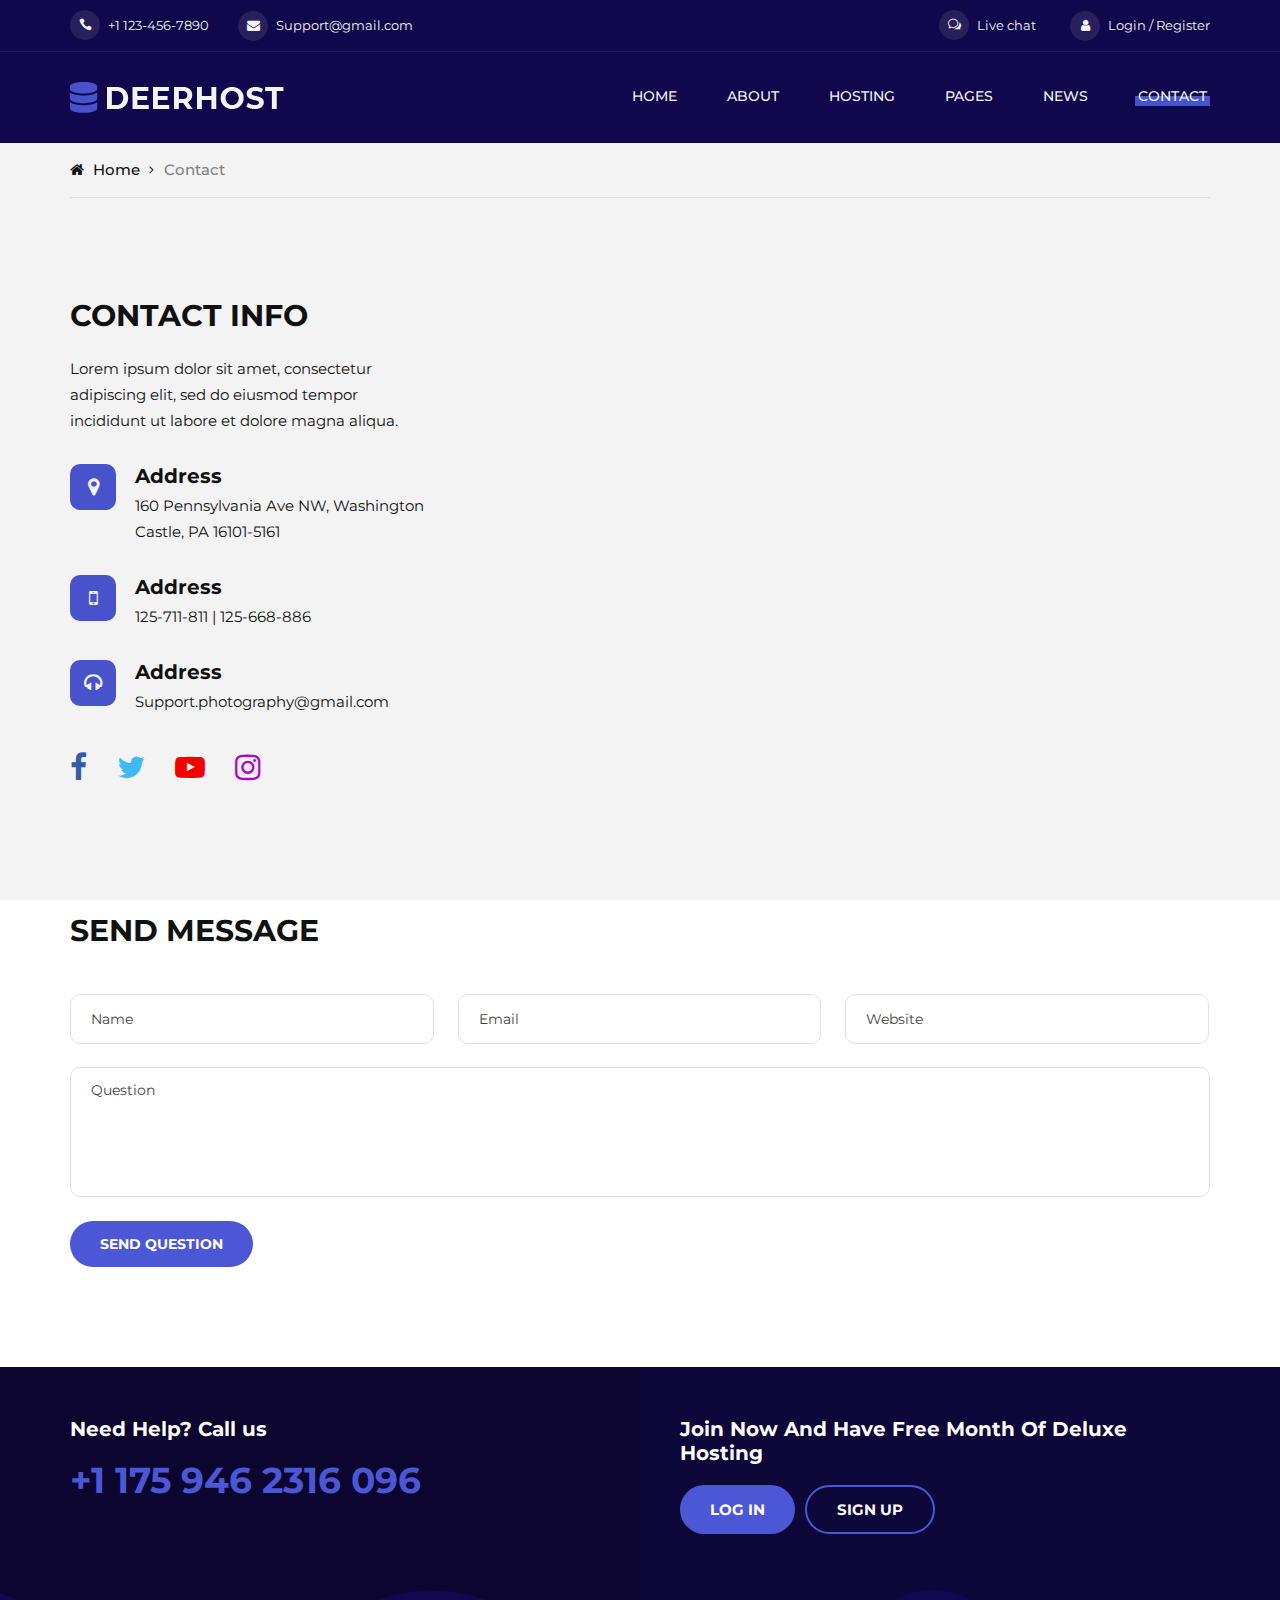
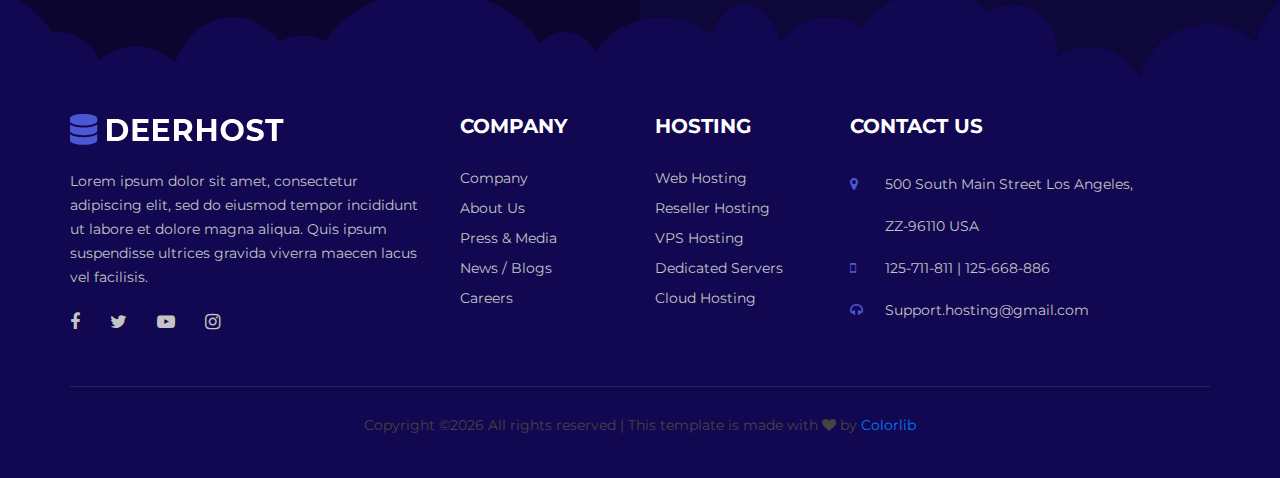
<file: contact.html>
<!DOCTYPE html>
<html lang="zxx">

<head>
    <meta charset="UTF-8">
    <meta name="description" content="Deerhost Template">
    <meta name="keywords" content="Deerhost, unica, creative, html">
    <meta name="viewport" content="width=device-width, initial-scale=1.0">
    <meta http-equiv="X-UA-Compatible" content="ie=edge">
    <title>DEERHOST | Template</title>

    <!-- Google Font -->
    <link href="https://fonts.googleapis.com/css?family=Montserrat:400,500,600,700,800,900&display=swap"
        rel="stylesheet">

    <!-- Css Styles -->
    <link rel="stylesheet" href="css/bootstrap.min.css" type="text/css">
    <link rel="stylesheet" href="css/font-awesome.min.css" type="text/css">
    <link rel="stylesheet" href="css/elegant-icons.css" type="text/css">
    <link rel="stylesheet" href="css/flaticon.css" type="text/css">
    <link rel="stylesheet" href="css/owl.carousel.min.css" type="text/css">
    <link rel="stylesheet" href="css/slicknav.min.css" type="text/css">
    <link rel="stylesheet" href="css/style.css" type="text/css">
</head>

<body>
    <!-- Page Preloder -->
    <div id="preloder">
        <div class="loader"></div>
    </div>

    <!-- Offcanvas Menu Begin -->
    <div class="offcanvas__menu__overlay"></div>
    <div class="offcanvas__menu__wrapper">
        <div class="canvas__close">
            <span class="fa fa-times-circle-o"></span>
        </div>
        <div class="offcanvas__logo">
            <a href="#"><img src="img/logo.png" alt=""></a>
        </div>
        <nav class="offcanvas__menu mobile-menu">
            <ul>
                <li class="active"><a href="./index.html">Home</a></li>
                <li><a href="./about.html">About</a></li>
                <li><a href="./hosting.html">Hosting</a></li>
                <li><a href="#">Pages</a>
                    <ul class="dropdown">
                        <li><a href="./pricing.html">Pricing</a></li>
                        <li><a href="./blog-details.html">Blog Details</a></li>
                        <li><a href="./404.html">404</a></li>
                    </ul>
                </li>
                <li><a href="./blog.html">News</a></li>
                <li><a href="./contact.html">Contact</a></li>
            </ul>
        </nav>
        <div id="mobile-menu-wrap"></div>
        <div class="offcanvas__auth">
            <ul>
                <li><a href="#"><span class="icon_chat_alt"></span> Live chat</a></li>
                <li><a href="#"><span class="fa fa-user"></span> Login / Register</a></li>
            </ul>
        </div>
        <div class="offcanvas__info">
            <ul>
                <li><span class="icon_phone"></span> +1 123-456-7890</li>
                <li><span class="fa fa-envelope"></span> Support@gmail.com</li>
            </ul>
        </div>
    </div>
    <!-- Offcanvas Menu End -->

    <!-- Header Section Begin -->
    <header class="header-section header-normal">
        <div class="header__info">
            <div class="container">
                <div class="row">
                    <div class="col-lg-6 col-md-6">
                        <div class="header__info-left">
                            <ul>
                                <li><span class="icon_phone"></span> +1 123-456-7890</li>
                                <li><span class="fa fa-envelope"></span> Support@gmail.com</li>
                            </ul>
                        </div>
                    </div>
                    <div class="col-lg-6 col-md-6">
                        <div class="header__info-right">
                            <ul>
                                <li><a href="#"><span class="icon_chat_alt"></span> Live chat</a></li>
                                <li><a href="#"><span class="fa fa-user"></span> Login / Register</a></li>
                            </ul>
                        </div>
                    </div>
                </div>
            </div>
        </div>
        <div class="container">
            <div class="row">
                <div class="col-lg-3 col-md-3">
                    <div class="header__logo">
                        <a href="./index.html"><img src="img/logo.png" alt=""></a>
                    </div>
                </div>
                <div class="col-lg-9 col-md-9">
                    <nav class="header__menu">
                        <ul>
                            <li><a href="./index.html">Home</a></li>
                            <li><a href="./about.html">About</a></li>
                            <li><a href="./hosting.html">Hosting</a></li>
                            <li><a href="#">Pages</a>
                                <ul class="dropdown">
                                    <li><a href="./pricing.html">Pricing</a></li>
                                    <li><a href="./blog-details.html">Blog Details</a></li>
                                    <li><a href="./404.html">404</a></li>
                                </ul>
                            </li>
                            <li><a href="./blog.html">News</a></li>
                            <li class="active"><a href="./contact.html">Contact</a></li>
                        </ul>
                    </nav>
                </div>
            </div>
            <div class="canvas__open">
                <span class="fa fa-bars"></span>
            </div>
        </div>
    </header>
    <!-- Header End -->

    <!-- Breadcrumb Begin -->
    <div class="breadcrumb-section">
        <div class="container">
            <div class="row">
                <div class="col-lg-12">
                    <div class="breadcrumb__option">
                        <a href="./index.html"><span class="fa fa-home"></span> Home</a>
                        <span>Contact</span>
                    </div>
                </div>
            </div>
        </div>
    </div>
    <!-- Breadcrumb End -->

    <!-- Contact Section Begin -->
    <section class="contact-section spad">
        <div class="container">
            <div class="row">
                <div class="col-lg-4">
                    <div class="contact__text">
                        <h3>Contact info</h3>
                        <p>Lorem ipsum dolor sit amet, consectetur adipiscing elit, sed do eiusmod tempor incididunt ut
                            labore et dolore magna aliqua.</p>
                        <ul>
                            <li>
                                <span class="fa fa-map-marker"></span>
                                <h5>Address</h5>
                                <p>160 Pennsylvania Ave NW, Washington Castle, PA 16101-5161</p>
                            </li>
                            <li>
                                <span class="fa fa-mobile"></span>
                                <h5>Address</h5>
                                <p>125-711-811 | 125-668-886</p>
                            </li>
                            <li>
                                <span class="fa fa-headphones"></span>
                                <h5>Address</h5>
                                <p>Support.photography@gmail.com</p>
                            </li>
                        </ul>
                        <div class="contact__social">
                            <a href="#" class="facebook"><i class="fa fa-facebook"></i></a>
                            <a href="#" class="twitter"><i class="fa fa-twitter"></i></a>
                            <a href="#" class="youtube"><i class="fa fa-youtube-play"></i></a>
                            <a href="#" class="instagram"><i class="fa fa-instagram"></i></a>
                        </div>
                    </div>
                </div>
                <div class="col-lg-8">
                    <div class="map">
                        <iframe
                            src="https://www.google.com/maps/embed?pb=!1m18!1m12!1m3!1d20151.047591375514!2d-0.5735782106784704!3d50.85188881113048!2m3!1f0!2f0!3f0!3m2!1i1024!2i768!4f13.1!3m3!1m2!1s0x4875a4d10c96d8bf%3A0xe9a76e70e6b7cc5a!2sArundel%2C%20UK!5e0!3m2!1sen!2sbd!4v1584862449435!5m2!1sen!2sbd"
                            height="515" style="border:0;" allowfullscreen="" aria-hidden="false" tabindex="0"></iframe>
                    </div>
                </div>
            </div>
        </div>
    </section>
    <!-- Contact Section End -->

    <!-- Contact Form Begin -->
    <div class="contact-form spad">
        <div class="container">
            <div class="row">
                <div class="col-lg-12">
                    <h3>SEND MESSAGE</h3>
                    <form action="#">
                        <div class="input-list">
                            <input type="text" placeholder="Name">
                            <input type="text" placeholder="Email">
                            <input type="text" placeholder="Website">
                        </div>
                        <textarea placeholder="Question"></textarea>
                        <button type="submit" class="site-btn">Send question</button>
                    </form>
                </div>
            </div>
        </div>
    </div>
    <!-- Contact Form End -->

    <!-- Footer Section Begin -->
    <footer class="footer-section">
        <div class="footer__top">
            <div class="container">
                <div class="row">
                    <div class="col-lg-6 col-md-6">
                        <div class="footer__top-call">
                            <h5>Need Help? Call us</h5>
                            <h2>+1 175 946 2316 096</h2>
                        </div>
                    </div>
                    <div class="col-lg-6 col-md-6">
                        <div class="footer__top-auth">
                            <h5>Join Now And Have Free Month Of Deluxe Hosting</h5>
                            <a href="#" class="primary-btn">Log in</a>
                            <a href="#" class="primary-btn sign-up">Sign Up</a>
                        </div>
                    </div>
                </div>
            </div>
        </div>
        <div class="footer__text set-bg" data-setbg="img/footer-bg.png">
            <div class="container">
                <div class="row">
                    <div class="col-lg-4 col-md-6 col-sm-12">
                        <div class="footer__text-about">
                            <div class="footer__logo">
                                <a href="./index.html"><img src="img/logo.png" alt=""></a>
                            </div>
                            <p>Lorem ipsum dolor sit amet, consectetur adipiscing elit, sed do eiusmod tempor incididunt
                                ut labore et dolore magna aliqua. Quis ipsum suspendisse ultrices gravida viverra maecen
                                lacus vel facilisis. </p>
                            <div class="footer__social">
                                <a href="#"><i class="fa fa-facebook"></i></a>
                                <a href="#"><i class="fa fa-twitter"></i></a>
                                <a href="#"><i class="fa fa-youtube-play"></i></a>
                                <a href="#"><i class="fa fa-instagram"></i></a>
                            </div>
                        </div>
                    </div>
                    <div class="col-lg-2 col-md-6 sol-sm-6">
                        <div class="footer__text-widget">
                            <h5>Company</h5>
                            <ul>
                                <li><a href="#">Company</a></li>
                                <li><a href="#">About Us</a></li>
                                <li><a href="#">Press & Media</a></li>
                                <li><a href="#">News / Blogs</a></li>
                                <li><a href="#">Careers</a></li>
                            </ul>
                        </div>
                    </div>
                    <div class="col-lg-2 col-md-6 col-sm-6">
                        <div class="footer__text-widget">
                            <h5>Hosting</h5>
                            <ul>
                                <li><a href="#">Web Hosting</a></li>
                                <li><a href="#">Reseller Hosting</a></li>
                                <li><a href="#">VPS Hosting</a></li>
                                <li><a href="#">Dedicated Servers</a></li>
                                <li><a href="#">Cloud Hosting</a></li>
                            </ul>
                        </div>
                    </div>
                    <div class="col-lg-4 col-md-6 col-sm-12">
                        <div class="footer__text-widget">
                            <h5>cONTACT US</h5>
                            <ul class="footer__widget-info">
                                <li><span class="fa fa-map-marker"></span> 500 South Main Street Los Angeles,<br />
                                    ZZ-96110 USA</li>
                                <li><span class="fa fa-mobile"></span> 125-711-811 | 125-668-886</li>
                                <li><span class="fa fa-headphones"></span> Support.hosting@gmail.com</li>
                            </ul>
                        </div>
                    </div>
                </div>
                <div class="footer__text-copyright">
                    <p><!-- Link back to Colorlib can't be removed. Template is licensed under CC BY 3.0. -->
  Copyright &copy;<script>document.write(new Date().getFullYear());</script> All rights reserved | This template is made with <i class="fa fa-heart" aria-hidden="true"></i> by <a href="https://colorlib.com" target="_blank">Colorlib</a>
  <!-- Link back to Colorlib can't be removed. Template is licensed under CC BY 3.0. --></p>
                </div>
            </div>
        </div>
    </footer>
    <!-- Footer Section End -->

    <!-- Js Plugins -->
    <script src="js/jquery-3.3.1.min.js"></script>
    <script src="js/bootstrap.min.js"></script>
    <script src="js/jquery.slicknav.js"></script>
    <script src="js/owl.carousel.min.js"></script>
    <script src="js/main.js"></script>
</body>

</html>
</file>
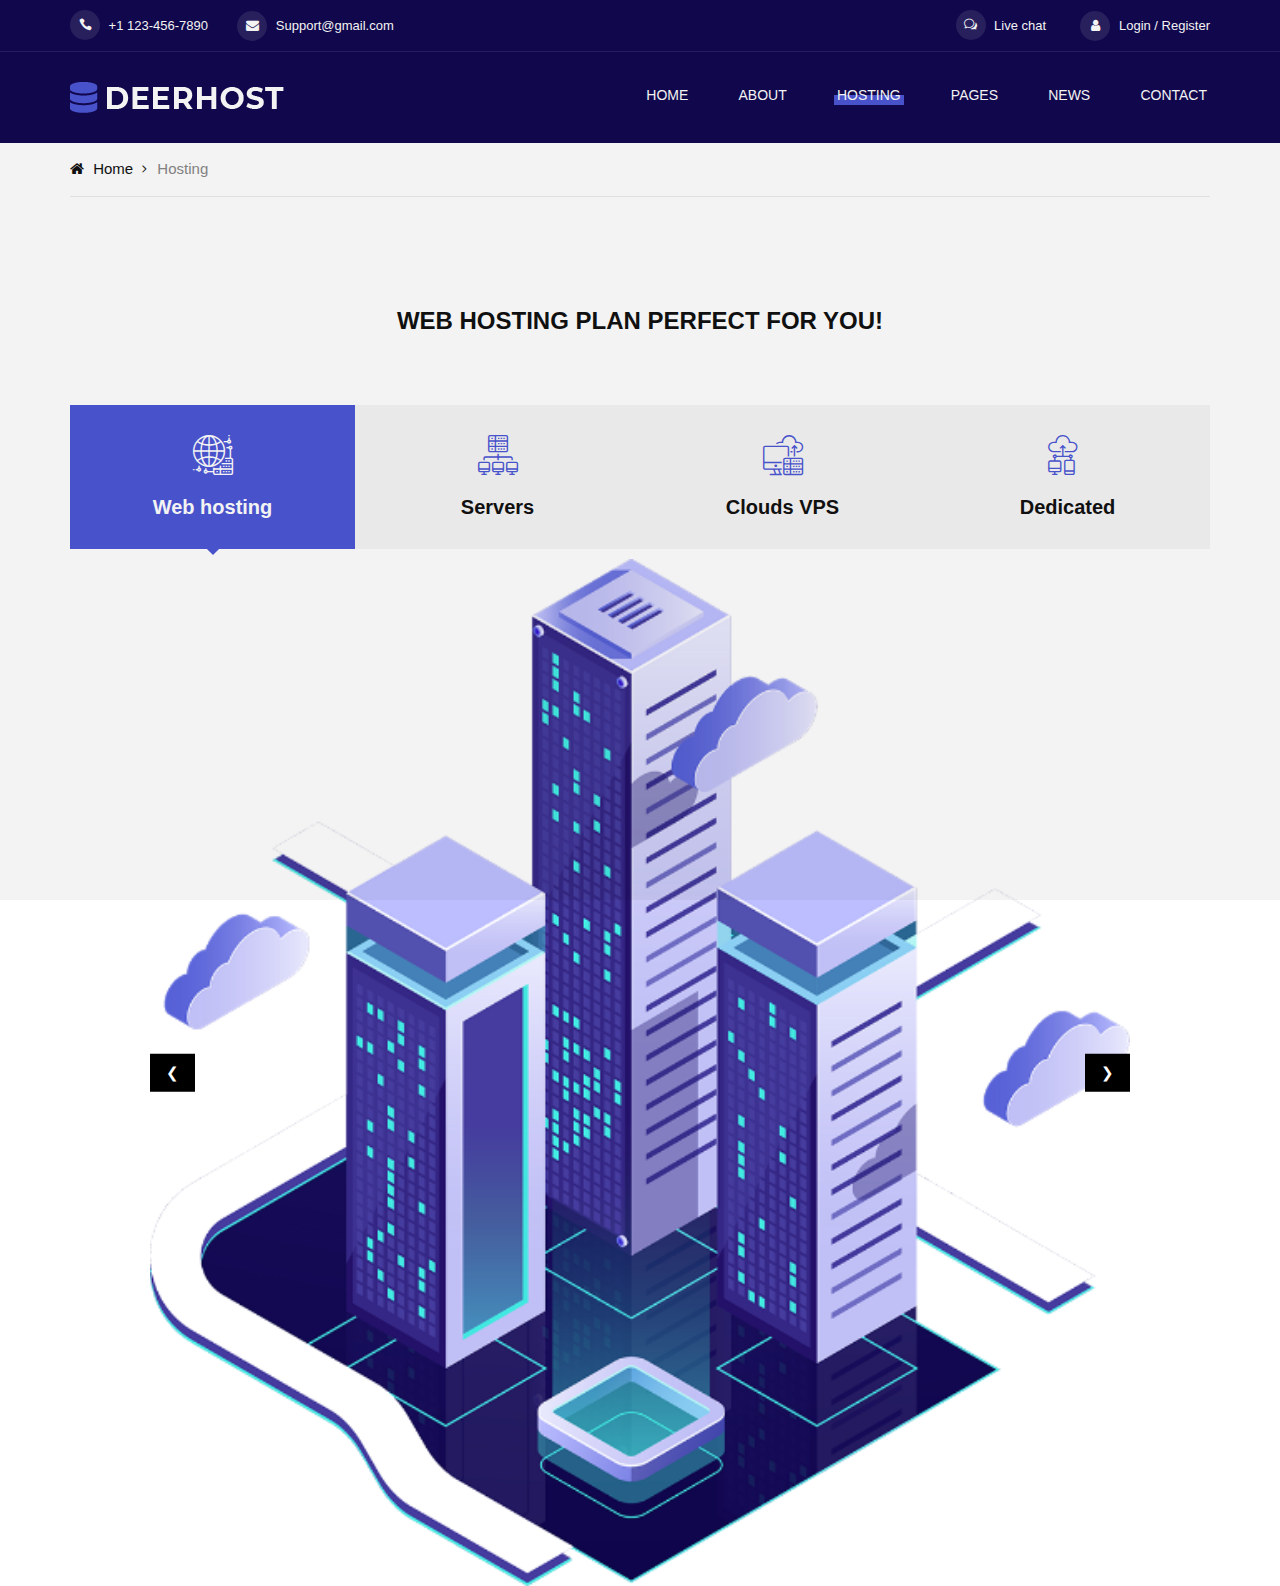
<file: hosting.html>
<!DOCTYPE html>
<html lang="zxx">

<head>
    <meta charset="UTF-8">
    <meta name="description" content="Deerhost Template">
    <meta name="keywords" content="Deerhost, unica, creative, html">
    <meta name="viewport" content="width=device-width, initial-scale=1.0">
    <meta http-equiv="X-UA-Compatible" content="ie=edge">
    <title>DEERHOST | Template</title>

    <!-- Google Font -->
    <link href="https://fonts.googleapis.com/css?family=Montserrat:400,500,600,700,800,900&display=swap"
        rel="stylesheet">

    <!-- Css Styles -->
    <link rel="stylesheet" href="css/bootstrap.min.css" type="text/css">
    <link rel="stylesheet" href="css/font-awesome.min.css" type="text/css">
    <link rel="stylesheet" href="css/elegant-icons.css" type="text/css">
    <link rel="stylesheet" href="css/flaticon.css" type="text/css">
    <link rel="stylesheet" href="css/owl.carousel.min.css" type="text/css">
    <link rel="stylesheet" href="css/slicknav.min.css" type="text/css">
    <link rel="stylesheet" href="css/style.css" type="text/css">
    <link rel="stylesheet" href="https://www.w3schools.com/w3css/4/w3.css">
</head>

<body>
    <!-- Page Preloder -->
    <div id="preloder">
        <div class="loader"></div>
    </div>

    <!-- Offcanvas Menu Begin -->
    <div class="offcanvas__menu__overlay"></div>
    <div class="offcanvas__menu__wrapper">
        <div class="canvas__close">
            <span class="fa fa-times-circle-o"></span>
        </div>
        <div class="offcanvas__logo">
            <a href="#"><img src="img/logo.png" alt=""></a>
        </div>
        <nav class="offcanvas__menu mobile-menu">
            <ul>
                <li class="active"><a href="./index.html">Home</a></li>
                <li><a href="./about.html">About</a></li>
                <li><a href="./hosting.html">Hosting</a></li>
                <li><a href="#">Pages</a>
                    <ul class="dropdown">
                        <li><a href="./pricing.html">Pricing</a></li>
                        <li><a href="./blog-details.html">Blog Details</a></li>
                        <li><a href="./404.html">404</a></li>
                    </ul>
                </li>
                <li><a href="./blog.html">News</a></li>
                <li><a href="./contact.html">Contact</a></li>
            </ul>
        </nav>
        <div id="mobile-menu-wrap"></div>
        <div class="offcanvas__auth">
            <ul>
                <li><a href="#"><span class="icon_chat_alt"></span> Live chat</a></li>
                <li><a href="#"><span class="fa fa-user"></span> Login / Register</a></li>
            </ul>
        </div>
        <div class="offcanvas__info">
            <ul>
                <li><span class="icon_phone"></span> +1 123-456-7890</li>
                <li><span class="fa fa-envelope"></span> Support@gmail.com</li>
            </ul>
        </div>
    </div>
    <!-- Offcanvas Menu End -->

    <!-- Header Section Begin -->
    <header class="header-section header-normal">
        <div class="header__info">
            <div class="container">
                <div class="row">
                    <div class="col-lg-6 col-md-6">
                        <div class="header__info-left">
                            <ul>
                                <li><span class="icon_phone"></span> +1 123-456-7890</li>
                                <li><span class="fa fa-envelope"></span> Support@gmail.com</li>
                            </ul>
                        </div>
                    </div>
                    <div class="col-lg-6 col-md-6">
                        <div class="header__info-right">
                            <ul>
                                <li><a href="#"><span class="icon_chat_alt"></span> Live chat</a></li>
                                <li><a href="#"><span class="fa fa-user"></span> Login / Register</a></li>
                            </ul>
                        </div>
                    </div>
                </div>
            </div>
        </div>
        <div class="container">
            <div class="row">
                <div class="col-lg-3 col-md-3">
                    <div class="header__logo">
                        <a href="./index.html"><img src="img/logo.png" alt=""></a>
                    </div>
                </div>
                <div class="col-lg-9 col-md-9">
                    <nav class="header__menu">
                        <ul>
                            <li><a href="./index.html">Home</a></li>
                            <li><a href="./about.html">About</a></li>
                            <li class="active"><a href="./hosting.html">Hosting</a></li>
                            <li><a href="#">Pages</a>
                                <ul class="dropdown">
                                    <li><a href="./pricing.html">Pricing</a></li>
                                    <li><a href="./blog-details.html">Blog Details</a></li>
                                    <li><a href="./404.html">404</a></li>
                                </ul>
                            </li>
                            <li><a href="./blog.html">News</a></li>
                            <li><a href="./contact.html">Contact</a></li>
                        </ul>
                    </nav>
                </div>
            </div>
            <div class="canvas__open">
                <span class="fa fa-bars"></span>
            </div>
        </div>
    </header>
    <!-- Header End -->

    <!-- Breadcrumb Begin -->
    <div class="breadcrumb-section">
        <div class="container">
            <div class="row">
                <div class="col-lg-12">
                    <div class="breadcrumb__option">
                        <a href="./index.html"><span class="fa fa-home"></span> Home</a>
                        <span>Hosting</span>
                    </div>
                </div>
            </div>
        </div>
    </div>
    <!-- Breadcrumb End -->

    <!-- Hosting Section Begin -->
    <section class="hosting-section spad">
        <div class="container">
            <div class="row">
                <div class="col-lg-12">
                    <div class="section-title">
                        <h3>WEB HOSTING PLAN PERFECT FOR YOU!</h3>
                    </div>
                    <div class="hosting__text">
                        <ul class="nav nav-tabs" role="tablist">
                            <li class="nav-item">
                                <a class="nav-link active" data-toggle="tab" href="#tabs-1" role="tab">
                                    <span class="flaticon-003-network"></span>
                                    <h5>Web hosting</h5>
                                </a>
                            </li>
                            <li class="nav-item">
                                <a class="nav-link" data-toggle="tab" href="#tabs-2" role="tab">
                                    <span class="flaticon-030-server-1"></span>
                                    <h5>Servers</h5>
                                </a>
                            </li>
                            <li class="nav-item">
                                <a class="nav-link" data-toggle="tab" href="#tabs-3" role="tab">
                                    <span class="flaticon-010-cloud-storage-2"></span>
                                    <h5>Clouds VPS</h5>
                                </a>
                            </li>
                            <li class="nav-item">
                                <a class="nav-link" data-toggle="tab" href="#tabs-4" role="tab">
                                    <span class="flaticon-008-cloud-computing"></span>
                                    <h5>Dedicated</h5>
                                </a>
                            </li>
                        </ul>
                        <div class="tab-content">
                            <div class="tab-pane active" id="tabs-1" role="tabpanel">
                                <div class="w3-content w3-display-container">
                                    <img class="mySlides" src="img/hero/hero-right.png" style="width:100%">
                                    <img class="mySlides" src="img/hero/hero-right.png" style="width:100%">
                                    <img class="mySlides" src="img/hero/hero-right.png" style="width:100%">
                                    <img class="mySlides" src="img/hero/hero-1.jpg" style="width:100%">
                                  
                                    <button class="w3-button w3-black w3-display-left" onclick="plusDivs(-1)">&#10094;</button>
                                    <button class="w3-button w3-black w3-display-right" onclick="plusDivs(1)">&#10095;</button>
                                  </div>
                            </div>
                            <div class="tab-pane" id="tabs-2" role="tabpanel">
                                    <div class="w3-content w3-display-container">
                                        <img class="mySlides-1" src="img/hero/hero-right.png" style="width:100%">
                                        <img class="mySlides-1" src="img/hero/hero-right.png" style="width:100%">
                                        <img class="mySlides-1" src="img/hero/hero-right.png" style="width:100%">
                                        <img class="mySlides-1" src="img/hero/hero-1.jpg" style="width:100%">
                                      
                                        <button class="w3-button w3-black w3-display-left" onclick="plusDivs1(-1)">&#10094;</button>
                                        <button class="w3-button w3-black w3-display-right" onclick="plusDivs1(1)">&#10095;</button>
                                      </div>
                            </div>
                            <div class="tab-pane" id="tabs-3" role="tabpanel">
                                <div class="hosting__feature__table">
                                    <div class="w3-content w3-display-container">
                                        <img class="mySlides-2" src="img/hero/hero-right.png" style="width:100%">
                                        <img class="mySlides-2" src="img/hero/hero-right.png" style="width:100%">
                                        <img class="mySlides-2" src="img/hero/hero-right.png" style="width:100%">
                                        <img class="mySlides-2" src="img/hero/hero-1.jpg" style="width:100%">
                                      
                                        <button class="w3-button w3-black w3-display-left" onclick="plusDivs2(-1)">&#10094;</button>
                                        <button class="w3-button w3-black w3-display-right" onclick="plusDivs2(1)">&#10095;</button>
                                      </div>
                                </div>
                            </div>
                            <div class="tab-pane" id="tabs-4" role="tabpanel">
                                <div class="hosting__feature__table">
                                    <div class="w3-content w3-display-container">
                                        <img class="mySlides-3" src="img/hero/hero-right.png" style="width:100%">
                                        <img class="mySlides-3" src="img/hero/hero-right.png" style="width:100%">
                                        <img class="mySlides-3" src="img/hero/hero-right.png" style="width:100%">
                                        <img class="mySlides-3" src="img/hero/hero-1.jpg" style="width:100%">
                                      
                                        <button class="w3-button w3-black w3-display-left" onclick="plusDivs3(-1)">&#10094;</button>
                                        <button class="w3-button w3-black w3-display-right" onclick="plusDivs3(1)">&#10095;</button>
                                      </div>
                                </div>
                            </div>
                        </div>
                    </div>
                </div>
            </div>
        </div>
    </section>
    <!-- Hosting Section End -->


    <!-- Js Plugins -->
    <script src="js/jquery-3.3.1.min.js"></script>
    <script src="js/bootstrap.min.js"></script>
    <script src="js/jquery.slicknav.js"></script>
    <script src="js/owl.carousel.min.js"></script>
    <script src="js/main.js"></script>
    <script src="https://ajax.googleapis.com/ajax/libs/jquery/3.5.1/jquery.min.js"></script>
   <script src="https://maxcdn.bootstrapcdn.com/bootstrap/3.4.1/js/bootstrap.min.js"></script>
    <script>
        var slideIndex = 1;
showDivs(slideIndex);

function plusDivs(n) {
  showDivs(slideIndex += n);
}

function showDivs(n) {
  var i;
  var x = document.getElementsByClassName("mySlides");
  console.log("su",x)
  if (n > x.length) {slideIndex = 1}
  if (n < 1) {slideIndex = x.length}
  for (i = 0; i < x.length; i++) {
    x[i].style.display = "none";  
  }
  x[slideIndex-1].style.display = "block";  
}
</script>
<script>
    var slideIndex1 = 1;
    showDivs1(slideIndex1);

function plusDivs1(n) {
  showDivs1(slideIndex1 += n);
}

function showDivs1(n) {
  var i;
  var x = document.getElementsByClassName("mySlides-1");
  console.log("su",x)
  if (n > x.length) {slideIndex1 = 1}
  if (n < 1) {slideIndex1 = x.length}
  for (i = 0; i < x.length; i++) {
    x[i].style.display = "none";  
  }
  x[slideIndex1-1].style.display = "block";  
}

var slideIndex2 = 1;
    showDivs2(slideIndex2);

function plusDivs2(n) {
  showDivs2(slideIndex2 += n);
}

function showDivs2(n) {
  var i;
  var x = document.getElementsByClassName("mySlides-2");
  console.log("su",x)
  if (n > x.length) {slideIndex2 = 1}
  if (n < 1) {slideIndex2 = x.length}
  for (i = 0; i < x.length; i++) {
    x[i].style.display = "none";  
  }
  x[slideIndex2-1].style.display = "block";  
}

var slideIndex3 = 1;
    showDivs3(slideIndex3);

function plusDivs3(n) {
  showDivs3(slideIndex3 += n);
}

function showDivs3(n) {
  var i;
  var x = document.getElementsByClassName("mySlides-3");
  console.log("su",x)
  if (n > x.length) {slideIndex3 = 1}
  if (n < 1) {slideIndex3 = x.length}
  for (i = 0; i < x.length; i++) {
    x[i].style.display = "none";  
  }
  x[slideIndex3-1].style.display = "block";  
}
</script>
</body>

</html>
</file>
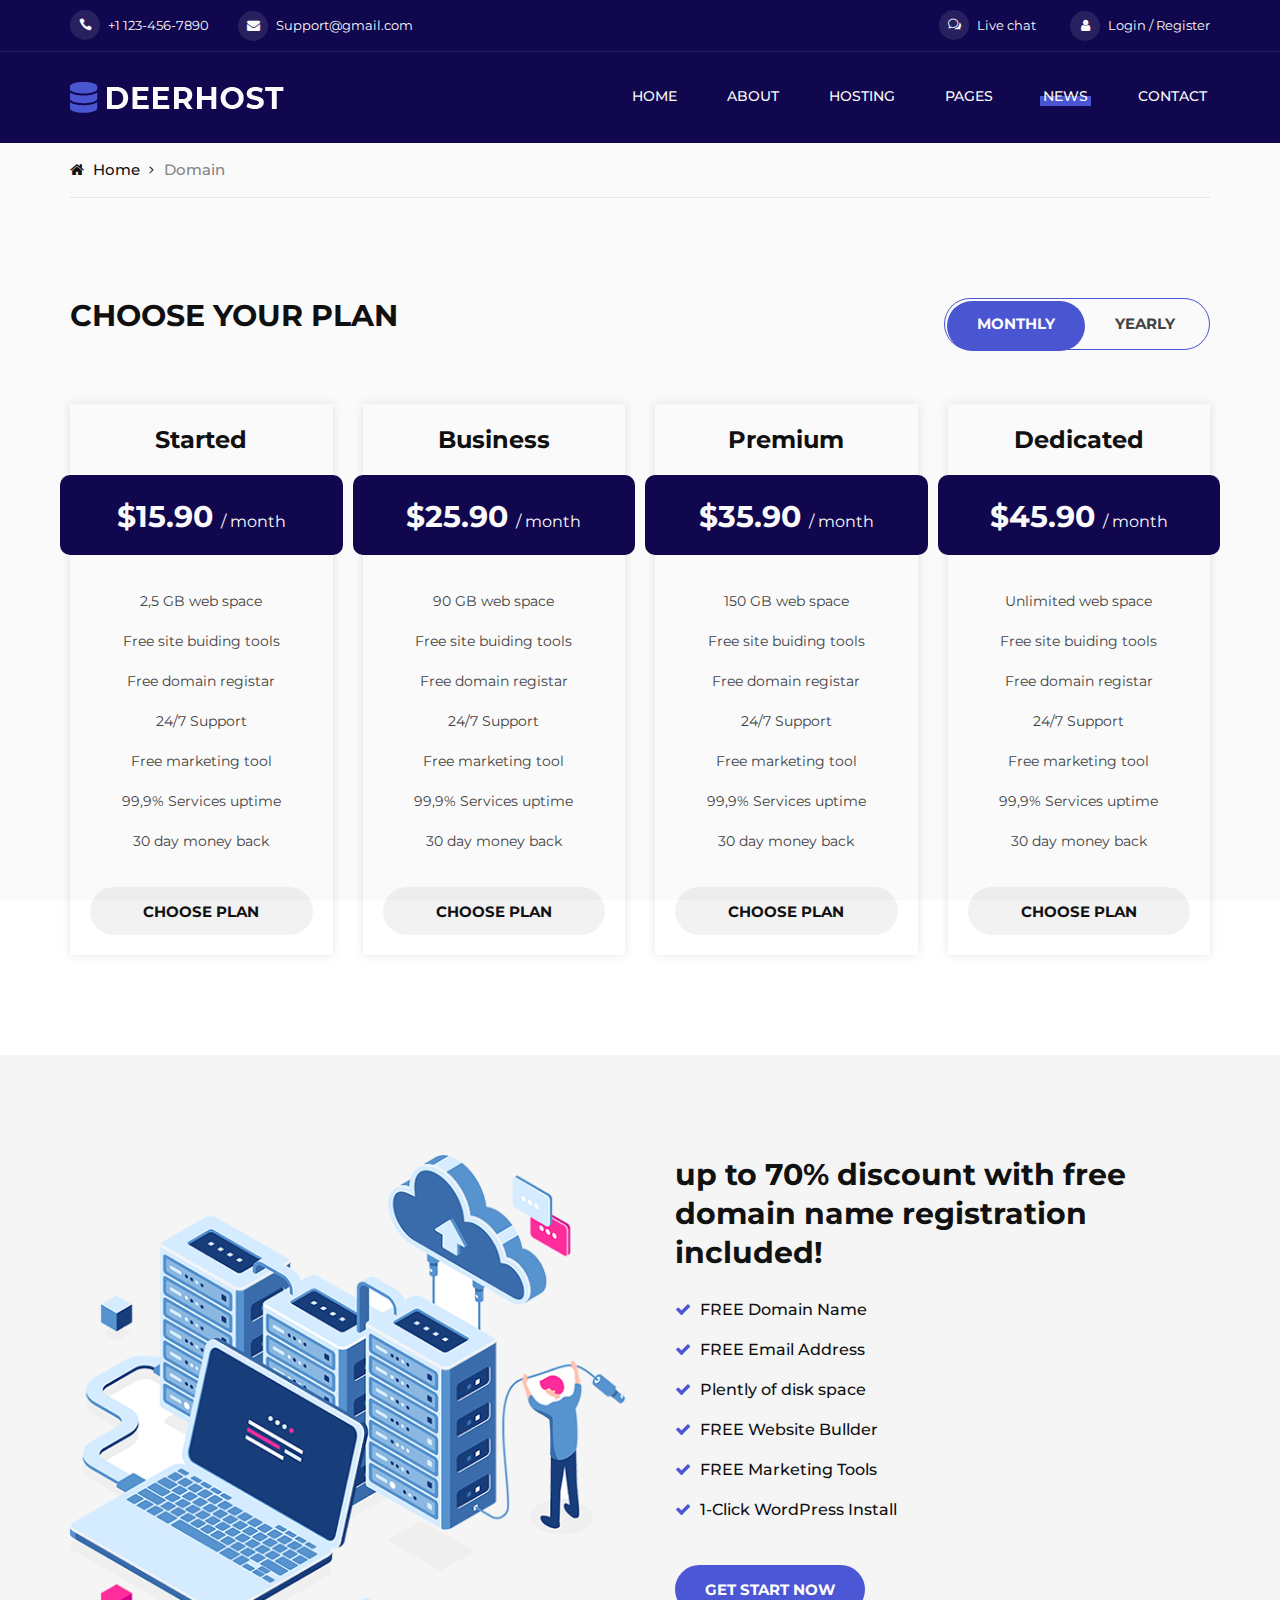
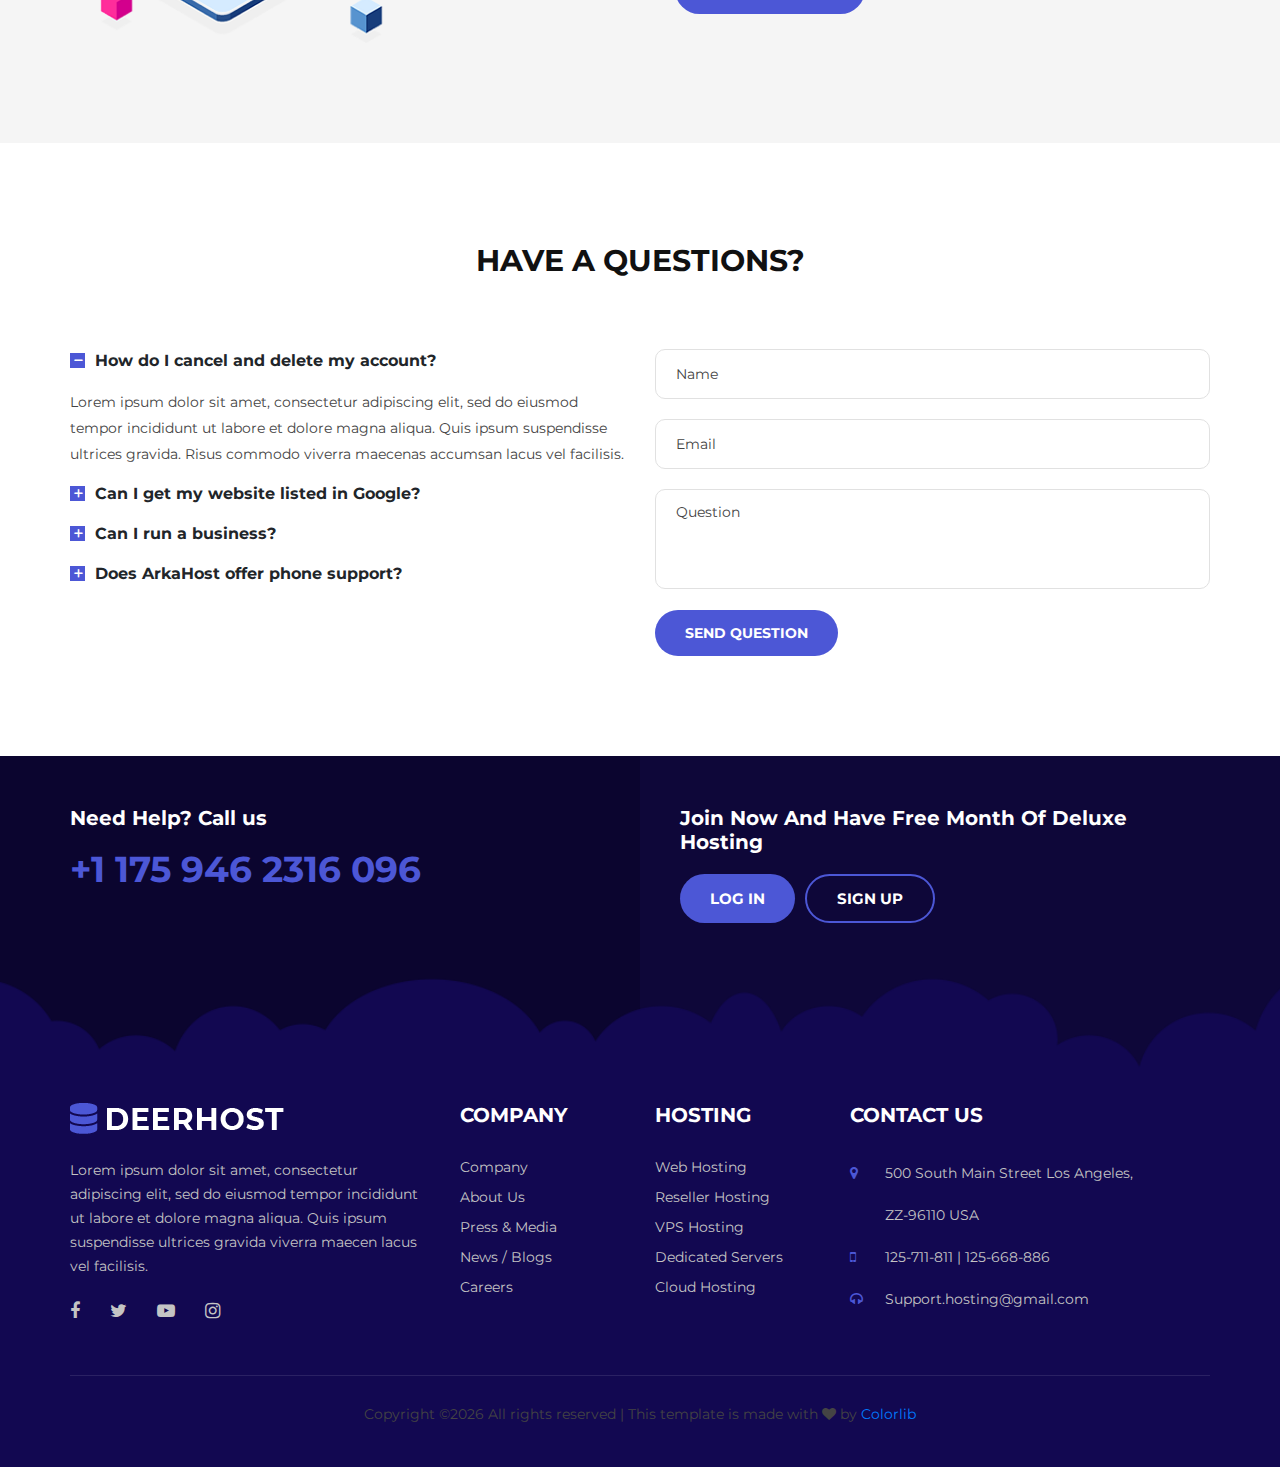
<file: pricing.html>
<!DOCTYPE html>
<html lang="zxx">

<head>
    <meta charset="UTF-8">
    <meta name="description" content="Deerhost Template">
    <meta name="keywords" content="Deerhost, unica, creative, html">
    <meta name="viewport" content="width=device-width, initial-scale=1.0">
    <meta http-equiv="X-UA-Compatible" content="ie=edge">
    <title>DEERHOST | Template</title>

    <!-- Google Font -->
    <link href="https://fonts.googleapis.com/css?family=Montserrat:400,500,600,700,800,900&display=swap"
        rel="stylesheet">

    <!-- Css Styles -->
    <link rel="stylesheet" href="css/bootstrap.min.css" type="text/css">
    <link rel="stylesheet" href="css/font-awesome.min.css" type="text/css">
    <link rel="stylesheet" href="css/elegant-icons.css" type="text/css">
    <link rel="stylesheet" href="css/flaticon.css" type="text/css">
    <link rel="stylesheet" href="css/owl.carousel.min.css" type="text/css">
    <link rel="stylesheet" href="css/slicknav.min.css" type="text/css">
    <link rel="stylesheet" href="css/style.css" type="text/css">
</head>

<body>
    <!-- Page Preloder -->
    <div id="preloder">
        <div class="loader"></div>
    </div>

    <!-- Offcanvas Menu Begin -->
    <div class="offcanvas__menu__overlay"></div>
    <div class="offcanvas__menu__wrapper">
        <div class="canvas__close">
            <span class="fa fa-times-circle-o"></span>
        </div>
        <div class="offcanvas__logo">
            <a href="#"><img src="img/logo.png" alt=""></a>
        </div>
        <nav class="offcanvas__menu mobile-menu">
            <ul>
                <li class="active"><a href="./index.html">Home</a></li>
                <li><a href="./about.html">About</a></li>
                <li><a href="./hosting.html">Hosting</a></li>
                <li><a href="#">Pages</a>
                    <ul class="dropdown">
                        <li><a href="./pricing.html">Pricing</a></li>
                        <li><a href="./blog-details.html">Blog Details</a></li>
                        <li><a href="./404.html">404</a></li>
                    </ul>
                </li>
                <li><a href="./blog.html">News</a></li>
                <li><a href="./contact.html">Contact</a></li>
            </ul>
        </nav>
        <div id="mobile-menu-wrap"></div>
        <div class="offcanvas__auth">
            <ul>
                <li><a href="#"><span class="icon_chat_alt"></span> Live chat</a></li>
                <li><a href="#"><span class="fa fa-user"></span> Login / Register</a></li>
            </ul>
        </div>
        <div class="offcanvas__info">
            <ul>
                <li><span class="icon_phone"></span> +1 123-456-7890</li>
                <li><span class="fa fa-envelope"></span> Support@gmail.com</li>
            </ul>
        </div>
    </div>
    <!-- Offcanvas Menu End -->

    <!-- Header Section Begin -->
    <header class="header-section header-normal">
        <div class="header__info">
            <div class="container">
                <div class="row">
                    <div class="col-lg-6 col-md-6">
                        <div class="header__info-left">
                            <ul>
                                <li><span class="icon_phone"></span> +1 123-456-7890</li>
                                <li><span class="fa fa-envelope"></span> Support@gmail.com</li>
                            </ul>
                        </div>
                    </div>
                    <div class="col-lg-6 col-md-6">
                        <div class="header__info-right">
                            <ul>
                                <li><a href="#"><span class="icon_chat_alt"></span> Live chat</a></li>
                                <li><a href="#"><span class="fa fa-user"></span> Login / Register</a></li>
                            </ul>
                        </div>
                    </div>
                </div>
            </div>
        </div>
        <div class="container">
            <div class="row">
                <div class="col-lg-3 col-md-3">
                    <div class="header__logo">
                        <a href="./index.html"><img src="img/logo.png" alt=""></a>
                    </div>
                </div>
                <div class="col-lg-9 col-md-9">
                    <nav class="header__menu">
                        <ul>
                            <li><a href="./index.html">Home</a></li>
                            <li><a href="./about.html">About</a></li>
                            <li><a href="./hosting.html">Hosting</a></li>
                            <li><a href="#">Pages</a>
                                <ul class="dropdown">
                                    <li><a href="./pricing.html">Pricing</a></li>
                                    <li><a href="./blog-details.html">Blog Details</a></li>
                                    <li><a href="./404.html">404</a></li>
                                </ul>
                            </li>
                            <li class="active"><a href="./blog.html">News</a></li>
                            <li><a href="./contact.html">Contact</a></li>
                        </ul>
                    </nav>
                </div>
            </div>
            <div class="canvas__open">
                <span class="fa fa-bars"></span>
            </div>
        </div>
    </header>
    <!-- Header End -->

    <!-- Breadcrumb Begin -->
    <div class="breadcrumb-section">
        <div class="container">
            <div class="row">
                <div class="col-lg-12">
                    <div class="breadcrumb__option">
                        <a href="./index.html"><span class="fa fa-home"></span> Home</a>
                        <span>Domain</span>
                    </div>
                </div>
            </div>
        </div>
    </div>
    <!-- Breadcrumb End -->

    <!-- Pricing Section Begin -->
    <section class="pricing-section spad">
        <div class="container">
            <div class="row">
                <div class="col-lg-7 col-md-7">
                    <div class="section-title normal-title">
                        <h3>Choose your plan</h3>
                    </div>
                </div>
                <div class="col-lg-5 col-md-5">
                    <div class="pricing__swipe-btn">
                        <label for="month" class="active">Monthly
                            <input type="radio" id="month">
                        </label>
                        <label for="yearly">Yearly
                            <input type="radio" id="yearly">
                        </label>
                    </div>
                </div>
            </div>
            <div class="row monthly__plans active">
                <div class="col-lg-3 col-md-6 col-sm-6">
                    <div class="pricing__item">
                        <h4>Started</h4>
                        <h3>$15.90 <span>/ month</span></h3>
                        <ul>
                            <li>2,5 GB web space</li>
                            <li>Free site buiding tools</li>
                            <li>Free domain registar</li>
                            <li>24/7 Support</li>
                            <li>Free marketing tool</li>
                            <li>99,9% Services uptime</li>
                            <li>30 day money back</li>
                        </ul>
                        <a href="#" class="primary-btn">Choose plan</a>
                    </div>
                </div>
                <div class="col-lg-3 col-md-6 col-sm-6">
                    <div class="pricing__item">
                        <h4>Business</h4>
                        <h3>$25.90 <span>/ month</span></h3>
                        <ul>
                            <li>90 GB web space</li>
                            <li>Free site buiding tools</li>
                            <li>Free domain registar</li>
                            <li>24/7 Support</li>
                            <li>Free marketing tool</li>
                            <li>99,9% Services uptime</li>
                            <li>30 day money back</li>
                        </ul>
                        <a href="#" class="primary-btn">Choose plan</a>
                    </div>
                </div>
                <div class="col-lg-3 col-md-6 col-sm-6">
                    <div class="pricing__item">
                        <h4>Premium</h4>
                        <h3>$35.90 <span>/ month</span></h3>
                        <ul>
                            <li>150 GB web space</li>
                            <li>Free site buiding tools</li>
                            <li>Free domain registar</li>
                            <li>24/7 Support</li>
                            <li>Free marketing tool</li>
                            <li>99,9% Services uptime</li>
                            <li>30 day money back</li>
                        </ul>
                        <a href="#" class="primary-btn">Choose plan</a>
                    </div>
                </div>
                <div class="col-lg-3 col-md-6 col-sm-6">
                    <div class="pricing__item">
                        <h4>Dedicated</h4>
                        <h3>$45.90 <span>/ month</span></h3>
                        <ul>
                            <li>Unlimited web space</li>
                            <li>Free site buiding tools</li>
                            <li>Free domain registar</li>
                            <li>24/7 Support</li>
                            <li>Free marketing tool</li>
                            <li>99,9% Services uptime</li>
                            <li>30 day money back</li>
                        </ul>
                        <a href="#" class="primary-btn">Choose plan</a>
                    </div>
                </div>
            </div>
            <div class="row yearly__plans">
                <div class="col-lg-3 col-md-6 col-sm-6">
                    <div class="pricing__item">
                        <h4>Started</h4>
                        <h3>$150 <span>/ month</span></h3>
                        <ul>
                            <li>2,5 GB web space</li>
                            <li>Free site buiding tools</li>
                            <li>Free domain registar</li>
                            <li>24/7 Support</li>
                            <li>Free marketing tool</li>
                            <li>99,9% Services uptime</li>
                            <li>30 day money back</li>
                        </ul>
                        <a href="#" class="primary-btn">Choose plan</a>
                    </div>
                </div>
                <div class="col-lg-3 col-md-6 col-sm-6">
                    <div class="pricing__item">
                        <h4>Business</h4>
                        <h3>$250 <span>/ month</span></h3>
                        <ul>
                            <li>90 GB web space</li>
                            <li>Free site buiding tools</li>
                            <li>Free domain registar</li>
                            <li>24/7 Support</li>
                            <li>Free marketing tool</li>
                            <li>99,9% Services uptime</li>
                            <li>30 day money back</li>
                        </ul>
                        <a href="#" class="primary-btn">Choose plan</a>
                    </div>
                </div>
                <div class="col-lg-3 col-md-6 col-sm-6">
                    <div class="pricing__item">
                        <h4>Premium</h4>
                        <h3>$350 <span>/ month</span></h3>
                        <ul>
                            <li>150 GB web space</li>
                            <li>Free site buiding tools</li>
                            <li>Free domain registar</li>
                            <li>24/7 Support</li>
                            <li>Free marketing tool</li>
                            <li>99,9% Services uptime</li>
                            <li>30 day money back</li>
                        </ul>
                        <a href="#" class="primary-btn">Choose plan</a>
                    </div>
                </div>
                <div class="col-lg-3 col-md-6 col-sm-6">
                    <div class="pricing__item">
                        <h4>Dedicated</h4>
                        <h3>$450 <span>/ month</span></h3>
                        <ul>
                            <li>Unlimited web space</li>
                            <li>Free site buiding tools</li>
                            <li>Free domain registar</li>
                            <li>24/7 Support</li>
                            <li>Free marketing tool</li>
                            <li>99,9% Services uptime</li>
                            <li>30 day money back</li>
                        </ul>
                        <a href="#" class="primary-btn">Choose plan</a>
                    </div>
                </div>
            </div>
        </div>
    </section>
    <!-- Pricing Section End -->

    <!-- Choose Plan Section Begin -->
    <section class="choose-plan-section pricing-page spad">
        <div class="container">
            <div class="row">
                <div class="col-lg-6">
                    <img src="img/choose-plan.png" alt="">
                </div>
                <div class="col-lg-6">
                    <div class="plan__text">
                        <h3>up to 70% discount with free domain name registration included!</h3>
                        <ul>
                            <li><span class="fa fa-check"></span> FREE Domain Name</li>
                            <li><span class="fa fa-check"></span> FREE Email Address</li>
                            <li><span class="fa fa-check"></span> Plently of disk space</li>
                            <li><span class="fa fa-check"></span> FREE Website Bullder</li>
                            <li><span class="fa fa-check"></span> FREE Marketing Tools</li>
                            <li><span class="fa fa-check"></span> 1-Click WordPress Install</li>
                        </ul>
                        <a href="#" class="primary-btn">Get start now</a>
                    </div>
                </div>
            </div>
        </div>
    </section>
    <!-- Choose Plan Section End -->

    <!-- Question Section Begin -->
    <section class="question-section spad">
        <div class="container">
            <div class="row">
                <div class="col-lg-12">
                    <div class="section-title">
                        <h3>Have a questions?</h3>
                    </div>
                </div>
            </div>
            <div class="row">
                <div class="col-lg-6">
                    <div class="question__accordin">
                        <div class="accordion" id="accordionExample">
                            <div class="card">
                                <div class="card-heading active">
                                    <a class="active" data-toggle="collapse" data-target="#collapseOne">
                                        How do I cancel and delete my account?
                                    </a>
                                </div>
                                <div id="collapseOne" class="collapse show" data-parent="#accordionExample">
                                    <div class="card-body">
                                        <p>Lorem ipsum dolor sit amet, consectetur adipiscing elit, sed do eiusmod
                                            tempor incididunt ut labore et dolore magna aliqua. Quis ipsum suspendisse
                                            ultrices gravida. Risus commodo viverra maecenas accumsan lacus vel
                                            facilisis. </p>
                                    </div>
                                </div>
                            </div>
                            <div class="card">
                                <div class="card-heading">
                                    <a data-toggle="collapse" data-target="#collapseTwo">
                                        Can I get my website listed in Google?
                                    </a>
                                </div>
                                <div id="collapseTwo" class="collapse" data-parent="#accordionExample">
                                    <div class="card-body">
                                        <p>Lorem ipsum dolor sit amet, consectetur adipiscing elit, sed do eiusmod
                                            tempor incididunt ut labore et dolore magna aliqua. Quis ipsum suspendisse
                                            ultrices gravida. Risus commodo viverra maecenas accumsan lacus vel
                                            facilisis. </p>
                                    </div>
                                </div>
                            </div>
                            <div class="card">
                                <div class="card-heading">
                                    <a data-toggle="collapse" data-target="#collapseThree">
                                        Can I run a business?
                                    </a>
                                </div>
                                <div id="collapseThree" class="collapse" data-parent="#accordionExample">
                                    <div class="card-body">
                                        <p>Lorem ipsum dolor sit amet, consectetur adipiscing elit, sed do eiusmod
                                            tempor incididunt ut labore et dolore magna aliqua. Quis ipsum suspendisse
                                            ultrices gravida. Risus commodo viverra maecenas accumsan lacus vel
                                            facilisis. </p>
                                    </div>
                                </div>
                            </div>
                            <div class="card">
                                <div class="card-heading">
                                    <a data-toggle="collapse" data-target="#collapseFour">
                                        Does ArkaHost offer phone support?
                                    </a>
                                </div>
                                <div id="collapseFour" class="collapse" data-parent="#accordionExample">
                                    <div class="card-body">
                                        <p>Lorem ipsum dolor sit amet, consectetur adipiscing elit, sed do eiusmod
                                            tempor incididunt ut labore et dolore magna aliqua. Quis ipsum suspendisse
                                            ultrices gravida. Risus commodo viverra maecenas accumsan lacus vel
                                            facilisis. </p>
                                    </div>
                                </div>
                            </div>
                        </div>
                    </div>
                </div>
                <div class="col-lg-6">
                    <form action="#" class="question-form">
                        <input type="text" placeholder="Name">
                        <input type="text" placeholder="Email">
                        <textarea placeholder="Question"></textarea>
                        <button type="submit" class="site-btn">Send question</button>
                    </form>
                </div>
            </div>
        </div>
    </section>
    <!-- Question Section End -->

    <!-- Footer Section Begin -->
    <footer class="footer-section">
        <div class="footer__top">
            <div class="container">
                <div class="row">
                    <div class="col-lg-6 col-md-6">
                        <div class="footer__top-call">
                            <h5>Need Help? Call us</h5>
                            <h2>+1 175 946 2316 096</h2>
                        </div>
                    </div>
                    <div class="col-lg-6 col-md-6">
                        <div class="footer__top-auth">
                            <h5>Join Now And Have Free Month Of Deluxe Hosting</h5>
                            <a href="#" class="primary-btn">Log in</a>
                            <a href="#" class="primary-btn sign-up">Sign Up</a>
                        </div>
                    </div>
                </div>
            </div>
        </div>
        <div class="footer__text set-bg" data-setbg="img/footer-bg.png">
            <div class="container">
                <div class="row">
                    <div class="col-lg-4 col-md-6 col-sm-12">
                        <div class="footer__text-about">
                            <div class="footer__logo">
                                <a href="./index.html"><img src="img/logo.png" alt=""></a>
                            </div>
                            <p>Lorem ipsum dolor sit amet, consectetur adipiscing elit, sed do eiusmod tempor incididunt
                                ut labore et dolore magna aliqua. Quis ipsum suspendisse ultrices gravida viverra maecen
                                lacus vel facilisis. </p>
                            <div class="footer__social">
                                <a href="#"><i class="fa fa-facebook"></i></a>
                                <a href="#"><i class="fa fa-twitter"></i></a>
                                <a href="#"><i class="fa fa-youtube-play"></i></a>
                                <a href="#"><i class="fa fa-instagram"></i></a>
                            </div>
                        </div>
                    </div>
                    <div class="col-lg-2 col-md-6 col-sm-6">
                        <div class="footer__text-widget">
                            <h5>Company</h5>
                            <ul>
                                <li><a href="#">Company</a></li>
                                <li><a href="#">About Us</a></li>
                                <li><a href="#">Press & Media</a></li>
                                <li><a href="#">News / Blogs</a></li>
                                <li><a href="#">Careers</a></li>
                            </ul>
                        </div>
                    </div>
                    <div class="col-lg-2 col-md-6 col-sm-6">
                        <div class="footer__text-widget">
                            <h5>Hosting</h5>
                            <ul>
                                <li><a href="#">Web Hosting</a></li>
                                <li><a href="#">Reseller Hosting</a></li>
                                <li><a href="#">VPS Hosting</a></li>
                                <li><a href="#">Dedicated Servers</a></li>
                                <li><a href="#">Cloud Hosting</a></li>
                            </ul>
                        </div>
                    </div>
                    <div class="col-lg-4 col-md-6 col-sm-12">
                        <div class="footer__text-widget">
                            <h5>cONTACT US</h5>
                            <ul class="footer__widget-info">
                                <li><span class="fa fa-map-marker"></span> 500 South Main Street Los Angeles,<br />
                                    ZZ-96110 USA</li>
                                <li><span class="fa fa-mobile"></span> 125-711-811 | 125-668-886</li>
                                <li><span class="fa fa-headphones"></span> Support.hosting@gmail.com</li>
                            </ul>
                        </div>
                    </div>
                </div>
                <div class="footer__text-copyright">
                    <p><!-- Link back to Colorlib can't be removed. Template is licensed under CC BY 3.0. -->
  Copyright &copy;<script>document.write(new Date().getFullYear());</script> All rights reserved | This template is made with <i class="fa fa-heart" aria-hidden="true"></i> by <a href="https://colorlib.com" target="_blank">Colorlib</a>
  <!-- Link back to Colorlib can't be removed. Template is licensed under CC BY 3.0. --></p>
                </div>
            </div>
        </div>
    </footer>
    <!-- Footer Section End -->

    <!-- Js Plugins -->
    <script src="js/jquery-3.3.1.min.js"></script>
    <script src="js/bootstrap.min.js"></script>
    <script src="js/jquery.slicknav.js"></script>
    <script src="js/owl.carousel.min.js"></script>
    <script src="js/main.js"></script>
</body>

</html>
</file>
<file: css/elegant-icons.css>
@font-face {
	font-family: 'ElegantIcons';
	src:url('../fonts/ElegantIcons.eot');
	src:url('../fonts/ElegantIcons.eot?#iefix') format('embedded-opentype'),
		url('../fonts/ElegantIcons.woff') format('woff'),
		url('../fonts/ElegantIcons.ttf') format('truetype'),
		url('../fonts/ElegantIcons.svg#ElegantIcons') format('svg');
	font-weight: normal;
	font-style: normal;
}

/* Use the following CSS code if you want to use data attributes for inserting your icons */
[data-icon]:before {
	font-family: 'ElegantIcons';
	content: attr(data-icon);
	speak: none;
	font-weight: normal;
	font-variant: normal;
	text-transform: none;
	line-height: 1;
	-webkit-font-smoothing: antialiased;
	-moz-osx-font-smoothing: grayscale;
}

/* Use the following CSS code if you want to have a class per icon */
/*
Instead of a list of all class selectors,
you can use the generic selector below, but it's slower:
[class*="your-class-prefix"] {
*/
.arrow_up, .arrow_down, .arrow_left, .arrow_right, .arrow_left-up, .arrow_right-up, .arrow_right-down, .arrow_left-down, .arrow-up-down, .arrow_up-down_alt, .arrow_left-right_alt, .arrow_left-right, .arrow_expand_alt2, .arrow_expand_alt, .arrow_condense, .arrow_expand, .arrow_move, .arrow_carrot-up, .arrow_carrot-down, .arrow_carrot-left, .arrow_carrot-right, .arrow_carrot-2up, .arrow_carrot-2down, .arrow_carrot-2left, .arrow_carrot-2right, .arrow_carrot-up_alt2, .arrow_carrot-down_alt2, .arrow_carrot-left_alt2, .arrow_carrot-right_alt2, .arrow_carrot-2up_alt2, .arrow_carrot-2down_alt2, .arrow_carrot-2left_alt2, .arrow_carrot-2right_alt2, .arrow_triangle-up, .arrow_triangle-down, .arrow_triangle-left, .arrow_triangle-right, .arrow_triangle-up_alt2, .arrow_triangle-down_alt2, .arrow_triangle-left_alt2, .arrow_triangle-right_alt2, .arrow_back, .icon_minus-06, .icon_plus, .icon_close, .icon_check, .icon_minus_alt2, .icon_plus_alt2, .icon_close_alt2, .icon_check_alt2, .icon_zoom-out_alt, .icon_zoom-in_alt, .icon_search, .icon_box-empty, .icon_box-selected, .icon_minus-box, .icon_plus-box, .icon_box-checked, .icon_circle-empty, .icon_circle-slelected, .icon_stop_alt2, .icon_stop, .icon_pause_alt2, .icon_pause, .icon_menu, .icon_menu-square_alt2, .icon_menu-circle_alt2, .icon_ul, .icon_ol, .icon_adjust-horiz, .icon_adjust-vert, .icon_document_alt, .icon_documents_alt, .icon_pencil, .icon_pencil-edit_alt, .icon_pencil-edit, .icon_folder-alt, .icon_folder-open_alt, .icon_folder-add_alt, .icon_info_alt, .icon_error-oct_alt, .icon_error-circle_alt, .icon_error-triangle_alt, .icon_question_alt2, .icon_question, .icon_comment_alt, .icon_chat_alt, .icon_vol-mute_alt, .icon_volume-low_alt, .icon_volume-high_alt, .icon_quotations, .icon_quotations_alt2, .icon_clock_alt, .icon_lock_alt, .icon_lock-open_alt, .icon_key_alt, .icon_cloud_alt, .icon_cloud-upload_alt, .icon_cloud-download_alt, .icon_image, .icon_images, .icon_lightbulb_alt, .icon_gift_alt, .icon_house_alt, .icon_genius, .icon_mobile, .icon_tablet, .icon_laptop, .icon_desktop, .icon_camera_alt, .icon_mail_alt, .icon_cone_alt, .icon_ribbon_alt, .icon_bag_alt, .icon_creditcard, .icon_cart_alt, .icon_paperclip, .icon_tag_alt, .icon_tags_alt, .icon_trash_alt, .icon_cursor_alt, .icon_mic_alt, .icon_compass_alt, .icon_pin_alt, .icon_pushpin_alt, .icon_map_alt, .icon_drawer_alt, .icon_toolbox_alt, .icon_book_alt, .icon_calendar, .icon_film, .icon_table, .icon_contacts_alt, .icon_headphones, .icon_lifesaver, .icon_piechart, .icon_refresh, .icon_link_alt, .icon_link, .icon_loading, .icon_blocked, .icon_archive_alt, .icon_heart_alt, .icon_star_alt, .icon_star-half_alt, .icon_star, .icon_star-half, .icon_tools, .icon_tool, .icon_cog, .icon_cogs, .arrow_up_alt, .arrow_down_alt, .arrow_left_alt, .arrow_right_alt, .arrow_left-up_alt, .arrow_right-up_alt, .arrow_right-down_alt, .arrow_left-down_alt, .arrow_condense_alt, .arrow_expand_alt3, .arrow_carrot_up_alt, .arrow_carrot-down_alt, .arrow_carrot-left_alt, .arrow_carrot-right_alt, .arrow_carrot-2up_alt, .arrow_carrot-2dwnn_alt, .arrow_carrot-2left_alt, .arrow_carrot-2right_alt, .arrow_triangle-up_alt, .arrow_triangle-down_alt, .arrow_triangle-left_alt, .arrow_triangle-right_alt, .icon_minus_alt, .icon_plus_alt, .icon_close_alt, .icon_check_alt, .icon_zoom-out, .icon_zoom-in, .icon_stop_alt, .icon_menu-square_alt, .icon_menu-circle_alt, .icon_document, .icon_documents, .icon_pencil_alt, .icon_folder, .icon_folder-open, .icon_folder-add, .icon_folder_upload, .icon_folder_download, .icon_info, .icon_error-circle, .icon_error-oct, .icon_error-triangle, .icon_question_alt, .icon_comment, .icon_chat, .icon_vol-mute, .icon_volume-low, .icon_volume-high, .icon_quotations_alt, .icon_clock, .icon_lock, .icon_lock-open, .icon_key, .icon_cloud, .icon_cloud-upload, .icon_cloud-download, .icon_lightbulb, .icon_gift, .icon_house, .icon_camera, .icon_mail, .icon_cone, .icon_ribbon, .icon_bag, .icon_cart, .icon_tag, .icon_tags, .icon_trash, .icon_cursor, .icon_mic, .icon_compass, .icon_pin, .icon_pushpin, .icon_map, .icon_drawer, .icon_toolbox, .icon_book, .icon_contacts, .icon_archive, .icon_heart, .icon_profile, .icon_group, .icon_grid-2x2, .icon_grid-3x3, .icon_music, .icon_pause_alt, .icon_phone, .icon_upload, .icon_download, .social_facebook, .social_twitter, .social_pinterest, .social_googleplus, .social_tumblr, .social_tumbleupon, .social_wordpress, .social_instagram, .social_dribbble, .social_vimeo, .social_linkedin, .social_rss, .social_deviantart, .social_share, .social_myspace, .social_skype, .social_youtube, .social_picassa, .social_googledrive, .social_flickr, .social_blogger, .social_spotify, .social_delicious, .social_facebook_circle, .social_twitter_circle, .social_pinterest_circle, .social_googleplus_circle, .social_tumblr_circle, .social_stumbleupon_circle, .social_wordpress_circle, .social_instagram_circle, .social_dribbble_circle, .social_vimeo_circle, .social_linkedin_circle, .social_rss_circle, .social_deviantart_circle, .social_share_circle, .social_myspace_circle, .social_skype_circle, .social_youtube_circle, .social_picassa_circle, .social_googledrive_alt2, .social_flickr_circle, .social_blogger_circle, .social_spotify_circle, .social_delicious_circle, .social_facebook_square, .social_twitter_square, .social_pinterest_square, .social_googleplus_square, .social_tumblr_square, .social_stumbleupon_square, .social_wordpress_square, .social_instagram_square, .social_dribbble_square, .social_vimeo_square, .social_linkedin_square, .social_rss_square, .social_deviantart_square, .social_share_square, .social_myspace_square, .social_skype_square, .social_youtube_square, .social_picassa_square, .social_googledrive_square, .social_flickr_square, .social_blogger_square, .social_spotify_square, .social_delicious_square, .icon_printer, .icon_calulator, .icon_building, .icon_floppy, .icon_drive, .icon_search-2, .icon_id, .icon_id-2, .icon_puzzle, .icon_like, .icon_dislike, .icon_mug, .icon_currency, .icon_wallet, .icon_pens, .icon_easel, .icon_flowchart, .icon_datareport, .icon_briefcase, .icon_shield, .icon_percent, .icon_globe, .icon_globe-2, .icon_target, .icon_hourglass, .icon_balance, .icon_rook, .icon_printer-alt, .icon_calculator_alt, .icon_building_alt, .icon_floppy_alt, .icon_drive_alt, .icon_search_alt, .icon_id_alt, .icon_id-2_alt, .icon_puzzle_alt, .icon_like_alt, .icon_dislike_alt, .icon_mug_alt, .icon_currency_alt, .icon_wallet_alt, .icon_pens_alt, .icon_easel_alt, .icon_flowchart_alt, .icon_datareport_alt, .icon_briefcase_alt, .icon_shield_alt, .icon_percent_alt, .icon_globe_alt, .icon_clipboard {
	font-family: 'ElegantIcons';
	speak: none;
	font-style: normal;
	font-weight: normal;
	font-variant: normal;
	text-transform: none;
	line-height: 1;
	-webkit-font-smoothing: antialiased;
}
.arrow_up:before {
	content: "\21";
}
.arrow_down:before {
	content: "\22";
}
.arrow_left:before {
	content: "\23";
}
.arrow_right:before {
	content: "\24";
}
.arrow_left-up:before {
	content: "\25";
}
.arrow_right-up:before {
	content: "\26";
}
.arrow_right-down:before {
	content: "\27";
}
.arrow_left-down:before {
	content: "\28";
}
.arrow-up-down:before {
	content: "\29";
}
.arrow_up-down_alt:before {
	content: "\2a";
}
.arrow_left-right_alt:before {
	content: "\2b";
}
.arrow_left-right:before {
	content: "\2c";
}
.arrow_expand_alt2:before {
	content: "\2d";
}
.arrow_expand_alt:before {
	content: "\2e";
}
.arrow_condense:before {
	content: "\2f";
}
.arrow_expand:before {
	content: "\30";
}
.arrow_move:before {
	content: "\31";
}
.arrow_carrot-up:before {
	content: "\32";
}
.arrow_carrot-down:before {
	content: "\33";
}
.arrow_carrot-left:before {
	content: "\34";
}
.arrow_carrot-right:before {
	content: "\35";
}
.arrow_carrot-2up:before {
	content: "\36";
}
.arrow_carrot-2down:before {
	content: "\37";
}
.arrow_carrot-2left:before {
	content: "\38";
}
.arrow_carrot-2right:before {
	content: "\39";
}
.arrow_carrot-up_alt2:before {
	content: "\3a";
}
.arrow_carrot-down_alt2:before {
	content: "\3b";
}
.arrow_carrot-left_alt2:before {
	content: "\3c";
}
.arrow_carrot-right_alt2:before {
	content: "\3d";
}
.arrow_carrot-2up_alt2:before {
	content: "\3e";
}
.arrow_carrot-2down_alt2:before {
	content: "\3f";
}
.arrow_carrot-2left_alt2:before {
	content: "\40";
}
.arrow_carrot-2right_alt2:before {
	content: "\41";
}
.arrow_triangle-up:before {
	content: "\42";
}
.arrow_triangle-down:before {
	content: "\43";
}
.arrow_triangle-left:before {
	content: "\44";
}
.arrow_triangle-right:before {
	content: "\45";
}
.arrow_triangle-up_alt2:before {
	content: "\46";
}
.arrow_triangle-down_alt2:before {
	content: "\47";
}
.arrow_triangle-left_alt2:before {
	content: "\48";
}
.arrow_triangle-right_alt2:before {
	content: "\49";
}
.arrow_back:before {
	content: "\4a";
}
.icon_minus-06:before {
	content: "\4b";
}
.icon_plus:before {
	content: "\4c";
}
.icon_close:before {
	content: "\4d";
}
.icon_check:before {
	content: "\4e";
}
.icon_minus_alt2:before {
	content: "\4f";
}
.icon_plus_alt2:before {
	content: "\50";
}
.icon_close_alt2:before {
	content: "\51";
}
.icon_check_alt2:before {
	content: "\52";
}
.icon_zoom-out_alt:before {
	content: "\53";
}
.icon_zoom-in_alt:before {
	content: "\54";
}
.icon_search:before {
	content: "\55";
}
.icon_box-empty:before {
	content: "\56";
}
.icon_box-selected:before {
	content: "\57";
}
.icon_minus-box:before {
	content: "\58";
}
.icon_plus-box:before {
	content: "\59";
}
.icon_box-checked:before {
	content: "\5a";
}
.icon_circle-empty:before {
	content: "\5b";
}
.icon_circle-slelected:before {
	content: "\5c";
}
.icon_stop_alt2:before {
	content: "\5d";
}
.icon_stop:before {
	content: "\5e";
}
.icon_pause_alt2:before {
	content: "\5f";
}
.icon_pause:before {
	content: "\60";
}
.icon_menu:before {
	content: "\61";
}
.icon_menu-square_alt2:before {
	content: "\62";
}
.icon_menu-circle_alt2:before {
	content: "\63";
}
.icon_ul:before {
	content: "\64";
}
.icon_ol:before {
	content: "\65";
}
.icon_adjust-horiz:before {
	content: "\66";
}
.icon_adjust-vert:before {
	content: "\67";
}
.icon_document_alt:before {
	content: "\68";
}
.icon_documents_alt:before {
	content: "\69";
}
.icon_pencil:before {
	content: "\6a";
}
.icon_pencil-edit_alt:before {
	content: "\6b";
}
.icon_pencil-edit:before {
	content: "\6c";
}
.icon_folder-alt:before {
	content: "\6d";
}
.icon_folder-open_alt:before {
	content: "\6e";
}
.icon_folder-add_alt:before {
	content: "\6f";
}
.icon_info_alt:before {
	content: "\70";
}
.icon_error-oct_alt:before {
	content: "\71";
}
.icon_error-circle_alt:before {
	content: "\72";
}
.icon_error-triangle_alt:before {
	content: "\73";
}
.icon_question_alt2:before {
	content: "\74";
}
.icon_question:before {
	content: "\75";
}
.icon_comment_alt:before {
	content: "\76";
}
.icon_chat_alt:before {
	content: "\77";
}
.icon_vol-mute_alt:before {
	content: "\78";
}
.icon_volume-low_alt:before {
	content: "\79";
}
.icon_volume-high_alt:before {
	content: "\7a";
}
.icon_quotations:before {
	content: "\7b";
}
.icon_quotations_alt2:before {
	content: "\7c";
}
.icon_clock_alt:before {
	content: "\7d";
}
.icon_lock_alt:before {
	content: "\7e";
}
.icon_lock-open_alt:before {
	content: "\e000";
}
.icon_key_alt:before {
	content: "\e001";
}
.icon_cloud_alt:before {
	content: "\e002";
}
.icon_cloud-upload_alt:before {
	content: "\e003";
}
.icon_cloud-download_alt:before {
	content: "\e004";
}
.icon_image:before {
	content: "\e005";
}
.icon_images:before {
	content: "\e006";
}
.icon_lightbulb_alt:before {
	content: "\e007";
}
.icon_gift_alt:before {
	content: "\e008";
}
.icon_house_alt:before {
	content: "\e009";
}
.icon_genius:before {
	content: "\e00a";
}
.icon_mobile:before {
	content: "\e00b";
}
.icon_tablet:before {
	content: "\e00c";
}
.icon_laptop:before {
	content: "\e00d";
}
.icon_desktop:before {
	content: "\e00e";
}
.icon_camera_alt:before {
	content: "\e00f";
}
.icon_mail_alt:before {
	content: "\e010";
}
.icon_cone_alt:before {
	content: "\e011";
}
.icon_ribbon_alt:before {
	content: "\e012";
}
.icon_bag_alt:before {
	content: "\e013";
}
.icon_creditcard:before {
	content: "\e014";
}
.icon_cart_alt:before {
	content: "\e015";
}
.icon_paperclip:before {
	content: "\e016";
}
.icon_tag_alt:before {
	content: "\e017";
}
.icon_tags_alt:before {
	content: "\e018";
}
.icon_trash_alt:before {
	content: "\e019";
}
.icon_cursor_alt:before {
	content: "\e01a";
}
.icon_mic_alt:before {
	content: "\e01b";
}
.icon_compass_alt:before {
	content: "\e01c";
}
.icon_pin_alt:before {
	content: "\e01d";
}
.icon_pushpin_alt:before {
	content: "\e01e";
}
.icon_map_alt:before {
	content: "\e01f";
}
.icon_drawer_alt:before {
	content: "\e020";
}
.icon_toolbox_alt:before {
	content: "\e021";
}
.icon_book_alt:before {
	content: "\e022";
}
.icon_calendar:before {
	content: "\e023";
}
.icon_film:before {
	content: "\e024";
}
.icon_table:before {
	content: "\e025";
}
.icon_contacts_alt:before {
	content: "\e026";
}
.icon_headphones:before {
	content: "\e027";
}
.icon_lifesaver:before {
	content: "\e028";
}
.icon_piechart:before {
	content: "\e029";
}
.icon_refresh:before {
	content: "\e02a";
}
.icon_link_alt:before {
	content: "\e02b";
}
.icon_link:before {
	content: "\e02c";
}
.icon_loading:before {
	content: "\e02d";
}
.icon_blocked:before {
	content: "\e02e";
}
.icon_archive_alt:before {
	content: "\e02f";
}
.icon_heart_alt:before {
	content: "\e030";
}
.icon_star_alt:before {
	content: "\e031";
}
.icon_star-half_alt:before {
	content: "\e032";
}
.icon_star:before {
	content: "\e033";
}
.icon_star-half:before {
	content: "\e034";
}
.icon_tools:before {
	content: "\e035";
}
.icon_tool:before {
	content: "\e036";
}
.icon_cog:before {
	content: "\e037";
}
.icon_cogs:before {
	content: "\e038";
}
.arrow_up_alt:before {
	content: "\e039";
}
.arrow_down_alt:before {
	content: "\e03a";
}
.arrow_left_alt:before {
	content: "\e03b";
}
.arrow_right_alt:before {
	content: "\e03c";
}
.arrow_left-up_alt:before {
	content: "\e03d";
}
.arrow_right-up_alt:before {
	content: "\e03e";
}
.arrow_right-down_alt:before {
	content: "\e03f";
}
.arrow_left-down_alt:before {
	content: "\e040";
}
.arrow_condense_alt:before {
	content: "\e041";
}
.arrow_expand_alt3:before {
	content: "\e042";
}
.arrow_carrot_up_alt:before {
	content: "\e043";
}
.arrow_carrot-down_alt:before {
	content: "\e044";
}
.arrow_carrot-left_alt:before {
	content: "\e045";
}
.arrow_carrot-right_alt:before {
	content: "\e046";
}
.arrow_carrot-2up_alt:before {
	content: "\e047";
}
.arrow_carrot-2dwnn_alt:before {
	content: "\e048";
}
.arrow_carrot-2left_alt:before {
	content: "\e049";
}
.arrow_carrot-2right_alt:before {
	content: "\e04a";
}
.arrow_triangle-up_alt:before {
	content: "\e04b";
}
.arrow_triangle-down_alt:before {
	content: "\e04c";
}
.arrow_triangle-left_alt:before {
	content: "\e04d";
}
.arrow_triangle-right_alt:before {
	content: "\e04e";
}
.icon_minus_alt:before {
	content: "\e04f";
}
.icon_plus_alt:before {
	content: "\e050";
}
.icon_close_alt:before {
	content: "\e051";
}
.icon_check_alt:before {
	content: "\e052";
}
.icon_zoom-out:before {
	content: "\e053";
}
.icon_zoom-in:before {
	content: "\e054";
}
.icon_stop_alt:before {
	content: "\e055";
}
.icon_menu-square_alt:before {
	content: "\e056";
}
.icon_menu-circle_alt:before {
	content: "\e057";
}
.icon_document:before {
	content: "\e058";
}
.icon_documents:before {
	content: "\e059";
}
.icon_pencil_alt:before {
	content: "\e05a";
}
.icon_folder:before {
	content: "\e05b";
}
.icon_folder-open:before {
	content: "\e05c";
}
.icon_folder-add:before {
	content: "\e05d";
}
.icon_folder_upload:before {
	content: "\e05e";
}
.icon_folder_download:before {
	content: "\e05f";
}
.icon_info:before {
	content: "\e060";
}
.icon_error-circle:before {
	content: "\e061";
}
.icon_error-oct:before {
	content: "\e062";
}
.icon_error-triangle:before {
	content: "\e063";
}
.icon_question_alt:before {
	content: "\e064";
}
.icon_comment:before {
	content: "\e065";
}
.icon_chat:before {
	content: "\e066";
}
.icon_vol-mute:before {
	content: "\e067";
}
.icon_volume-low:before {
	content: "\e068";
}
.icon_volume-high:before {
	content: "\e069";
}
.icon_quotations_alt:before {
	content: "\e06a";
}
.icon_clock:before {
	content: "\e06b";
}
.icon_lock:before {
	content: "\e06c";
}
.icon_lock-open:before {
	content: "\e06d";
}
.icon_key:before {
	content: "\e06e";
}
.icon_cloud:before {
	content: "\e06f";
}
.icon_cloud-upload:before {
	content: "\e070";
}
.icon_cloud-download:before {
	content: "\e071";
}
.icon_lightbulb:before {
	content: "\e072";
}
.icon_gift:before {
	content: "\e073";
}
.icon_house:before {
	content: "\e074";
}
.icon_camera:before {
	content: "\e075";
}
.icon_mail:before {
	content: "\e076";
}
.icon_cone:before {
	content: "\e077";
}
.icon_ribbon:before {
	content: "\e078";
}
.icon_bag:before {
	content: "\e079";
}
.icon_cart:before {
	content: "\e07a";
}
.icon_tag:before {
	content: "\e07b";
}
.icon_tags:before {
	content: "\e07c";
}
.icon_trash:before {
	content: "\e07d";
}
.icon_cursor:before {
	content: "\e07e";
}
.icon_mic:before {
	content: "\e07f";
}
.icon_compass:before {
	content: "\e080";
}
.icon_pin:before {
	content: "\e081";
}
.icon_pushpin:before {
	content: "\e082";
}
.icon_map:before {
	content: "\e083";
}
.icon_drawer:before {
	content: "\e084";
}
.icon_toolbox:before {
	content: "\e085";
}
.icon_book:before {
	content: "\e086";
}
.icon_contacts:before {
	content: "\e087";
}
.icon_archive:before {
	content: "\e088";
}
.icon_heart:before {
	content: "\e089";
}
.icon_profile:before {
	content: "\e08a";
}
.icon_group:before {
	content: "\e08b";
}
.icon_grid-2x2:before {
	content: "\e08c";
}
.icon_grid-3x3:before {
	content: "\e08d";
}
.icon_music:before {
	content: "\e08e";
}
.icon_pause_alt:before {
	content: "\e08f";
}
.icon_phone:before {
	content: "\e090";
}
.icon_upload:before {
	content: "\e091";
}
.icon_download:before {
	content: "\e092";
}
.social_facebook:before {
	content: "\e093";
}
.social_twitter:before {
	content: "\e094";
}
.social_pinterest:before {
	content: "\e095";
}
.social_googleplus:before {
	content: "\e096";
}
.social_tumblr:before {
	content: "\e097";
}
.social_tumbleupon:before {
	content: "\e098";
}
.social_wordpress:before {
	content: "\e099";
}
.social_instagram:before {
	content: "\e09a";
}
.social_dribbble:before {
	content: "\e09b";
}
.social_vimeo:before {
	content: "\e09c";
}
.social_linkedin:before {
	content: "\e09d";
}
.social_rss:before {
	content: "\e09e";
}
.social_deviantart:before {
	content: "\e09f";
}
.social_share:before {
	content: "\e0a0";
}
.social_myspace:before {
	content: "\e0a1";
}
.social_skype:before {
	content: "\e0a2";
}
.social_youtube:before {
	content: "\e0a3";
}
.social_picassa:before {
	content: "\e0a4";
}
.social_googledrive:before {
	content: "\e0a5";
}
.social_flickr:before {
	content: "\e0a6";
}
.social_blogger:before {
	content: "\e0a7";
}
.social_spotify:before {
	content: "\e0a8";
}
.social_delicious:before {
	content: "\e0a9";
}
.social_facebook_circle:before {
	content: "\e0aa";
}
.social_twitter_circle:before {
	content: "\e0ab";
}
.social_pinterest_circle:before {
	content: "\e0ac";
}
.social_googleplus_circle:before {
	content: "\e0ad";
}
.social_tumblr_circle:before {
	content: "\e0ae";
}
.social_stumbleupon_circle:before {
	content: "\e0af";
}
.social_wordpress_circle:before {
	content: "\e0b0";
}
.social_instagram_circle:before {
	content: "\e0b1";
}
.social_dribbble_circle:before {
	content: "\e0b2";
}
.social_vimeo_circle:before {
	content: "\e0b3";
}
.social_linkedin_circle:before {
	content: "\e0b4";
}
.social_rss_circle:before {
	content: "\e0b5";
}
.social_deviantart_circle:before {
	content: "\e0b6";
}
.social_share_circle:before {
	content: "\e0b7";
}
.social_myspace_circle:before {
	content: "\e0b8";
}
.social_skype_circle:before {
	content: "\e0b9";
}
.social_youtube_circle:before {
	content: "\e0ba";
}
.social_picassa_circle:before {
	content: "\e0bb";
}
.social_googledrive_alt2:before {
	content: "\e0bc";
}
.social_flickr_circle:before {
	content: "\e0bd";
}
.social_blogger_circle:before {
	content: "\e0be";
}
.social_spotify_circle:before {
	content: "\e0bf";
}
.social_delicious_circle:before {
	content: "\e0c0";
}
.social_facebook_square:before {
	content: "\e0c1";
}
.social_twitter_square:before {
	content: "\e0c2";
}
.social_pinterest_square:before {
	content: "\e0c3";
}
.social_googleplus_square:before {
	content: "\e0c4";
}
.social_tumblr_square:before {
	content: "\e0c5";
}
.social_stumbleupon_square:before {
	content: "\e0c6";
}
.social_wordpress_square:before {
	content: "\e0c7";
}
.social_instagram_square:before {
	content: "\e0c8";
}
.social_dribbble_square:before {
	content: "\e0c9";
}
.social_vimeo_square:before {
	content: "\e0ca";
}
.social_linkedin_square:before {
	content: "\e0cb";
}
.social_rss_square:before {
	content: "\e0cc";
}
.social_deviantart_square:before {
	content: "\e0cd";
}
.social_share_square:before {
	content: "\e0ce";
}
.social_myspace_square:before {
	content: "\e0cf";
}
.social_skype_square:before {
	content: "\e0d0";
}
.social_youtube_square:before {
	content: "\e0d1";
}
.social_picassa_square:before {
	content: "\e0d2";
}
.social_googledrive_square:before {
	content: "\e0d3";
}
.social_flickr_square:before {
	content: "\e0d4";
}
.social_blogger_square:before {
	content: "\e0d5";
}
.social_spotify_square:before {
	content: "\e0d6";
}
.social_delicious_square:before {
	content: "\e0d7";
}
.icon_printer:before {
	content: "\e103";
}
.icon_calulator:before {
	content: "\e0ee";
}
.icon_building:before {
	content: "\e0ef";
}
.icon_floppy:before {
	content: "\e0e8";
}
.icon_drive:before {
	content: "\e0ea";
}
.icon_search-2:before {
	content: "\e101";
}
.icon_id:before {
	content: "\e107";
}
.icon_id-2:before {
	content: "\e108";
}
.icon_puzzle:before {
	content: "\e102";
}
.icon_like:before {
	content: "\e106";
}
.icon_dislike:before {
	content: "\e0eb";
}
.icon_mug:before {
	content: "\e105";
}
.icon_currency:before {
	content: "\e0ed";
}
.icon_wallet:before {
	content: "\e100";
}
.icon_pens:before {
	content: "\e104";
}
.icon_easel:before {
	content: "\e0e9";
}
.icon_flowchart:before {
	content: "\e109";
}
.icon_datareport:before {
	content: "\e0ec";
}
.icon_briefcase:before {
	content: "\e0fe";
}
.icon_shield:before {
	content: "\e0f6";
}
.icon_percent:before {
	content: "\e0fb";
}
.icon_globe:before {
	content: "\e0e2";
}
.icon_globe-2:before {
	content: "\e0e3";
}
.icon_target:before {
	content: "\e0f5";
}
.icon_hourglass:before {
	content: "\e0e1";
}
.icon_balance:before {
	content: "\e0ff";
}
.icon_rook:before {
	content: "\e0f8";
}
.icon_printer-alt:before {
	content: "\e0fa";
}
.icon_calculator_alt:before {
	content: "\e0e7";
}
.icon_building_alt:before {
	content: "\e0fd";
}
.icon_floppy_alt:before {
	content: "\e0e4";
}
.icon_drive_alt:before {
	content: "\e0e5";
}
.icon_search_alt:before {
	content: "\e0f7";
}
.icon_id_alt:before {
	content: "\e0e0";
}
.icon_id-2_alt:before {
	content: "\e0fc";
}
.icon_puzzle_alt:before {
	content: "\e0f9";
}
.icon_like_alt:before {
	content: "\e0dd";
}
.icon_dislike_alt:before {
	content: "\e0f1";
}
.icon_mug_alt:before {
	content: "\e0dc";
}
.icon_currency_alt:before {
	content: "\e0f3";
}
.icon_wallet_alt:before {
	content: "\e0d8";
}
.icon_pens_alt:before {
	content: "\e0db";
}
.icon_easel_alt:before {
	content: "\e0f0";
}
.icon_flowchart_alt:before {
	content: "\e0df";
}
.icon_datareport_alt:before {
	content: "\e0f2";
}
.icon_briefcase_alt:before {
	content: "\e0f4";
}
.icon_shield_alt:before {
	content: "\e0d9";
}
.icon_percent_alt:before {
	content: "\e0da";
}
.icon_globe_alt:before {
	content: "\e0de";
}
.icon_clipboard:before {
	content: "\e0e6";
}


	.glyph {
		float: left;
		text-align: center;
		padding: .75em;
		margin: .4em 1.5em .75em 0;
		width: 6em;
text-shadow: none;
	}
        .glyph_big {
        font-size: 128px;
        color: #59c5dc;
        float: left;
        margin-right: 20px;
        }

        .glyph div { padding-bottom: 10px;}

	.glyph input {
		font-family: consolas, monospace;
		font-size: 12px;
		width: 100%;
		text-align: center;
		border: 0;
		box-shadow: 0 0 0 1px #ccc;
		padding: .2em;
                -moz-border-radius: 5px;
                -webkit-border-radius: 5px;
	}
	.centered {
		margin-left: auto;
		margin-right: auto;
	}
	.glyph .fs1 {
		font-size: 2em;
	}
</file>
<file: css/flaticon.css>
/*
  	Flaticon icon font: Flaticon
  	Creation date: 17/01/2019 08:45
  	*/

@font-face {
  font-family: "Flaticon";
  src: url("../fonts/Flaticon.eot");
  src: url("../fonts/Flaticon.eot?#iefix") format("embedded-opentype"),
       url("../fonts/Flaticon.woff") format("woff"),
       url("../fonts/Flaticon.ttf") format("truetype"),
       url("../fonts/Flaticon.svg#Flaticon") format("svg");
  font-weight: normal;
  font-style: normal;
}

@media screen and (-webkit-min-device-pixel-ratio:0) {
  @font-face {
    font-family: "Flaticon";
    src: url("../fonts/Flaticon.svg#Flaticon") format("svg");
  }
}

[class^="flaticon-"]:before, [class*=" flaticon-"]:before,
[class^="flaticon-"]:after, [class*=" flaticon-"]:after {   
  font-family: Flaticon;
  font-size: 20px;
  font-style: normal;
  margin-left: 0;
}

.flaticon-001-volume:before { content: "\f100"; }
.flaticon-002-cloud-storage:before { content: "\f101"; }
.flaticon-003-network:before { content: "\f102"; }
.flaticon-004-battery:before { content: "\f103"; }
.flaticon-005-smartphone:before { content: "\f104"; }
.flaticon-006-camera:before { content: "\f105"; }
.flaticon-007-processor:before { content: "\f106"; }
.flaticon-008-cloud-computing:before { content: "\f107"; }
.flaticon-009-cloud-storage-1:before { content: "\f108"; }
.flaticon-010-cloud-storage-2:before { content: "\f109"; }
.flaticon-011-graphic-design:before { content: "\f10a"; }
.flaticon-012-computer:before { content: "\f10b"; }
.flaticon-013-server:before { content: "\f10c"; }
.flaticon-014-headphones:before { content: "\f10d"; }
.flaticon-015-fingerprint:before { content: "\f10e"; }
.flaticon-016-flash-drive:before { content: "\f10f"; }
.flaticon-017-computer-1:before { content: "\f110"; }
.flaticon-018-hard-drive:before { content: "\f111"; }
.flaticon-019-ethernet:before { content: "\f112"; }
.flaticon-020-memory-card:before { content: "\f113"; }
.flaticon-021-ui:before { content: "\f114"; }
.flaticon-022-microphone:before { content: "\f115"; }
.flaticon-023-smartphone-1:before { content: "\f116"; }
.flaticon-024-mouse:before { content: "\f117"; }
.flaticon-025-network-1:before { content: "\f118"; }
.flaticon-026-cloud-storage-3:before { content: "\f119"; }
.flaticon-027-computer-2:before { content: "\f11a"; }
.flaticon-028-location:before { content: "\f11b"; }
.flaticon-029-plug:before { content: "\f11c"; }
.flaticon-030-server-1:before { content: "\f11d"; }
.flaticon-031-computer-3:before { content: "\f11e"; }
.flaticon-032-smartphone-2:before { content: "\f11f"; }
.flaticon-033-smartphone-3:before { content: "\f120"; }
.flaticon-034-speaker:before { content: "\f121"; }
.flaticon-035-wifi:before { content: "\f122"; }
.flaticon-036-programming:before { content: "\f123"; }
</file>
<file: css/style.css>
/******************************************************************
  Template Name: Deerhost
  Description:  Deerhost Hosting HTML Template
  Author: Colorlib
  Author URI: https://colorlib.com
  Version: 1.0
  Created: Colorlib
******************************************************************/

/*------------------------------------------------------------------
[Table of contents]

1.  Template default CSS
	1.1	Variables
	1.2	Mixins
	1.3	Flexbox
	1.4	Reset
2.  Helper Css
3.  Header Section
4.  Hero Section
5.  Service Section
6.  Pricing Section
7.  Achievement Section
8.  Chooseup Section
9.  Contact
10.  Footer Style

-------------------------------------------------------------------*/

/*----------------------------------------*/

/* Template default CSS
/*----------------------------------------*/



.carousel,
.item,
.active {
    height: 100%;
}

.carousel-inner {
  height: 100%;
  background: #000;
}

.carousel-caption{padding-bottom:80px;}

.template h2{font-size: 60px;}
.template p{padding:10px}

/* Background images are set within the HTML using inline CSS, not here */

.fill {
    width: 100%;
    height: 100%;
    background-position: center;
    -webkit-background-size: cover;
    -moz-background-size: cover;
    background-size: cover;
    -o-background-size: cover;
    opacity:0.6;
}




/**
 * Button
 */
.btn-transparent {
  background: transparent;
  color: #fff;
  border: 2px solid #fff;
}
.btn-transparent:hover {
  background-color: #fff;
}

.btn-rounded {
  border-radius: 70px;
}

.btn-large {
  padding: 11px 45px;
  font-size: 18px;
}

/**
 * Change animation duration
 */
.animated {
  -webkit-animation-duration: 1.5s;
  animation-duration: 1.5s;
}

@-webkit-keyframes fadeInRight {
  from {
    opacity: 0;
    -webkit-transform: translate3d(100px, 0, 0);
    transform: translate3d(100px, 0, 0);
  }

  to {
    opacity: 1;
    -webkit-transform: none;
    transform: none;
  }
}

@keyframes fadeInRight {
  from {
    opacity: 0;
    -webkit-transform: translate3d(100px, 0, 0);
    transform: translate3d(100px, 0, 0);
  }

  to {
    opacity: 1;
    -webkit-transform: none;
    transform: none;
  }
}

.fadeInRight {
  -webkit-animation-name: fadeInRight;
  animation-name: fadeInRight;
}




html,
body {
	height: 100%;
	font-family: "Montserrat", sans-serif;
	-webkit-font-smoothing: antialiased;
	font-smoothing: antialiased;
}

h1,
h2,
h3,
h4,
h5,
h6 {
	margin: 0;
	color: #111111;
	font-weight: 400;
	font-family: "Montserrat", sans-serif;
}

h1 {
	font-size: 70px;
}

h2 {
	font-size: 36px;
}

h3 {
	font-size: 30px;
}

h4 {
	font-size: 24px;
}

h5 {
	font-size: 18px;
}

h6 {
	font-size: 16px;
}

p {
	font-size: 14px;
	font-family: "Montserrat", sans-serif;
	color: #444444;
	font-weight: 400;
	line-height: 26px;
	margin: 0 0 15px 0;
}

img {
	max-width: 100%;
}

input:focus,
select:focus,
button:focus,
textarea:focus {
	outline: none;
}

a:hover,
a:focus {
	text-decoration: none;
	outline: none;
	color: #fff;
}

ul,
ol {
	padding: 0;
	margin: 0;
}

/*---------------------
  Helper CSS
-----------------------*/

.section-title {
	margin-bottom: 70px;
	text-align: center;
}

.section-title.normal-title {
	text-align: left;
}

.section-title.normal-title h3:after {
	margin: 0;
}

.section-title h3 {
	color: #111111;
	font-weight: 700;
	text-transform: uppercase;
	position: relative;
}


.set-bg {
	background-repeat: no-repeat;
	background-size: cover;
	background-position: top center;
}

.spad {
	padding-top: 100px;
	padding-bottom: 100px;
}

.text-white h1,
.text-white h2,
.text-white h3,
.text-white h4,
.text-white h5,
.text-white h6,
.text-white p,
.text-white span,
.text-white li,
.text-white a {
	color: #fff;
}

/* buttons */

.primary-btn {
	display: inline-block;
	font-size: 15px;
	padding: 14px 30px 12px;
	color: #ffffff;
	background: #4c57d6;
	text-transform: uppercase;
	font-weight: 700;
	border-radius: 50px;
}

.site-btn {
	font-size: 14px;
	color: #ffffff;
	font-weight: 700;
	text-transform: uppercase;
	display: inline-block;
	padding: 13px 30px 12px;
	background: #4c57d6;
	border: none;
	border-radius: 50px;
}

/* Preloder */

#preloder {
	position: fixed;
	width: 100%;
	height: 100%;
	top: 0;
	left: 0;
	z-index: 999999;
	background: #000;
}

.loader {
	width: 40px;
	height: 40px;
	position: absolute;
	top: 50%;
	left: 50%;
	margin-top: -13px;
	margin-left: -13px;
	border-radius: 60px;
	animation: loader 0.8s linear infinite;
	-webkit-animation: loader 0.8s linear infinite;
}

@keyframes loader {
	0% {
		-webkit-transform: rotate(0deg);
		transform: rotate(0deg);
		border: 4px solid #f44336;
		border-left-color: transparent;
	}
	50% {
		-webkit-transform: rotate(180deg);
		transform: rotate(180deg);
		border: 4px solid #673ab7;
		border-left-color: transparent;
	}
	100% {
		-webkit-transform: rotate(360deg);
		transform: rotate(360deg);
		border: 4px solid #f44336;
		border-left-color: transparent;
	}
}

@-webkit-keyframes loader {
	0% {
		-webkit-transform: rotate(0deg);
		border: 4px solid #f44336;
		border-left-color: transparent;
	}
	50% {
		-webkit-transform: rotate(180deg);
		border: 4px solid #673ab7;
		border-left-color: transparent;
	}
	100% {
		-webkit-transform: rotate(360deg);
		border: 4px solid #f44336;
		border-left-color: transparent;
	}
}

/*---------------------
  Header
-----------------------*/

.header-section {
	position: absolute;
	left: 0;
	top: 0;
	width: 100%;
	z-index: 9;
}

.header-section.header-normal {
	position: relative;
	background: #120851;
}

.header-section.header-normal .header__logo {
	padding-bottom: 30px;
}

.header-section.header-normal .header__menu {
	padding-bottom: 30px;
}

.header__info {
	padding: 10px 0;
	border-bottom: 1px solid #252163;
}

.header__info-left ul li {
	font-size: 13px;
	color: #ffffff;
	list-style: none;
	display: inline-block;
	margin-right: 25px;
}

.header__info-left ul li:last-child {
	margin-right: 0;
}

.header__info-left ul li span {
	height: 30px;
	width: 30px;
	background: rgba(255, 255, 255, 0.1);
	border-radius: 50%;
	line-height: 30px;
	text-align: center;
	display: inline-block;
	margin-right: 5px;
}

.header__info-right {
	text-align: right;
}

.header__info-right ul li {
	list-style: none;
	display: inline-block;
	margin-right: 30px;
}

.header__info-right ul li:last-child {
	margin-right: 0;
}

.header__info-right ul li a {
	font-size: 13px;
	color: #ffffff;
	display: block;
}

.header__info-right ul li a span {
	height: 30px;
	width: 30px;
	background: rgba(255, 255, 255, 0.1);
	border-radius: 50%;
	line-height: 30px;
	text-align: center;
	display: inline-block;
	margin-right: 5px;
}

.header__logo {
	padding-top: 30px;
}

.header__logo a {
	display: inline-block;
}

.header__menu {
	text-align: right;
	padding-top: 32px;
}

.header__menu ul li {
	list-style: none;
	display: inline-block;
	margin-right: 40px;
	position: relative;
}

.header__menu ul li .dropdown {
	position: absolute;
	left: 0;
	top: 40px;
	width: 200px;
	background: #ffffff;
	opacity: 0;
	visibility: hidden;
	-webkit-transition: all 0.3s;
	-o-transition: all 0.3s;
	transition: all 0.3s;
	-webkit-box-shadow: 0px 0px 10px rgba(18, 8, 81, 0.15);
	box-shadow: 0px 0px 10px rgba(18, 8, 81, 0.15);
}

.header__menu ul li .dropdown li {
	display: block;
	text-align: left;
}

.header__menu ul li .dropdown li a {
	color: #111111;
	padding: 10px 15px;
	text-transform: capitalize;
	font-weight: 500;
}

.header__menu ul li .dropdown li a:after {
	display: none;
}

.header__menu ul li:last-child {
	margin-right: 0;
}

.header__menu ul li.active a:after {
	opacity: 1;
	height: 50%;
}

.header__menu ul li:hover .dropdown {
	opacity: 1;
	visibility: visible;
	top: 20px;
}

.header__menu ul li:hover a:after {
	opacity: 1;
	height: 50%;
}

.header__menu ul li a {
	color: #ffffff;
	font-size: 14px;
	font-weight: 500;
	text-transform: uppercase;
	display: block;
	padding: 0 3px;
	position: relative;
	z-index: 1;
}

.header__menu ul li a:after {
	position: absolute;
	left: 0;
	bottom: 1px;
	width: 100%;
	height: 0%;
	background: #4c57d6;
	content: "";
	z-index: -1;
	-webkit-transition: all 0.3s;
	-o-transition: all 0.3s;
	transition: all 0.3s;
	opacity: 0;
}

.offcanvas__menu__wrapper {
	display: none;
}

.canvas__open {
	display: none;
}

/*---------------------
  Hero
-----------------------*/

.hero__slider.owl-carousel .owl-item.active .hero__item .hero__text h5 {
	top: 0;
	opacity: 1;
}

.hero__slider.owl-carousel .owl-item.active .hero__item .hero__text h2 {
	top: 0;
	opacity: 1;
}

.hero__slider.owl-carousel .owl-item.active .hero__item .hero__text .primary-btn {
	top: 0;
	opacity: 1;
}

.hero__slider.owl-carousel .owl-dots {
	position: absolute;
	width: 100%;
	left: 0;
	bottom: 118px;
	text-align: center;
}

.hero__slider.owl-carousel .owl-dots button {
	height: 5px;
	width: 25px;
	background: #433b76;
	border-radius: 50px;
	margin-right: 10px;
}

.hero__slider.owl-carousel .owl-dots button.active {
	background: #4c57d6;
}

.hero__slider.owl-carousel .owl-dots button:last-child {
	margin-right: 0;
}

.hero__item {
	height: 945px;
	display: -webkit-box;
	display: -ms-flexbox;
	display: flex;
	-webkit-box-align: center;
	-ms-flex-align: center;
	align-items: center;
}

.hero__item .hero__text {
	padding-top: 184px;
}

.hero__item .hero__text h5 {
	color: #ffffff;
	opacity: 0.7;
	font-weight: 500;
	margin-bottom: 15px;
	position: relative;
	top: 100px;
	opacity: 0;
	-webkit-transition: all 0.3s ease-out;
	-o-transition: all 0.3s ease-out;
	transition: all 0.3s ease-out;
}

.hero__item .hero__text h2 {
	color: #ffffff;
	font-weight: 700;
	line-height: 47px;
	text-transform: uppercase;
	margin-bottom: 28px;
	position: relative;
	top: 100px;
	opacity: 0;
	-webkit-transition: all 0.6s ease-out;
	-o-transition: all 0.6s ease-out;
	transition: all 0.6s ease-out;
}

.hero__item .hero__text .primary-btn {
	position: relative;
	top: 100px;
	opacity: 0;
	-webkit-transition: all 0.9s ease-out;
	-o-transition: all 0.9s ease-out;
	transition: all 0.9s ease-out;
}

/*---------------------
  Register Domain
-----------------------*/

.register__text .register__form {
	margin-bottom: 34px;
}

.register__text .register__form form {
	position: relative;
}

.register__text .register__form form input {
	width: 100%;
	height: 54px;
	border: 2px solid #4c57d6;
	border-radius: 50px;
	font-size: 14px;
	color: #111111;
	padding-left: 20px;
}

.register__text .register__form form input::-webkit-input-placeholder {
	color: #111111;
}

.register__text .register__form form input::-moz-placeholder {
	color: #111111;
}

.register__text .register__form form input:-ms-input-placeholder {
	color: #111111;
}

.register__text .register__form form input::-ms-input-placeholder {
	color: #111111;
}

.register__text .register__form form input::placeholder {
	color: #111111;
}

.register__text .register__form form .change__extension {
	font-size: 14px;
	color: #111111;
	position: absolute;
	top: 15px;
	right: 170px;
	cursor: pointer;
}

.register__text .register__form form .change__extension:hover ul {
	opacity: 1;
	top: 18px;
	visibility: visible;
}

.register__text .register__form form .change__extension ul {
	width: 60px;
	background: #ffffff;
	position: absolute;
	left: 0;
	top: 38px;
	-webkit-box-shadow: 0px 0px 10px rgba(18, 8, 81, 0.15);
	box-shadow: 0px 0px 10px rgba(18, 8, 81, 0.15);
	padding-left: 10px;
	padding-top: 5px;
	padding-bottom: 5px;
	opacity: 0;
	visibility: hidden;
	-webkit-transition: all 0.3s;
	-o-transition: all 0.3s;
	transition: all 0.3s;
	z-index: 9;
}

.register__text .register__form form .change__extension ul li {
	list-style: none;
	cursor: pointer;
	font-weight: 500;
	font-size: 14px;
}

.register__text .register__form form .change__extension:before {
	position: absolute;
	left: -30px;
	top: 3px;
	height: 18px;
	width: 1px;
	background: #d7d7d7;
	content: "";
}

.register__text .register__form form .change__extension:after {
	position: absolute;
	right: -20px;
	top: 0;
	content: "3";
	font-family: "ElegantIcons";
}

.register__text .register__form form .site-btn {
	position: absolute;
	right: 4px;
	top: 4px;
}

.register__text .register__result {
	margin-bottom: 24px;
}

.register__text .register__result ul li {
	display: inline-block;
	list-style: none;
	color: #4c57d6;
	font-weight: 700;
	margin-right: 62px;
	font-size: 20px;
}

.register__text .register__result ul li:last-child {
	margin-right: 0;
}

.register__text .register__result ul li span {
	color: #111111;
}

.register__text p {
	margin-bottom: 0;
}

/*---------------------
  Services Section
-----------------------*/

.services-section {
	background: #eeeffb;
	padding-bottom: 60px;
}

.services__item {
	background: #ffffff;
	padding-left: 40px;
	padding-top: 40px;
	padding-right: 45px;
	padding-bottom: 20px;
	border-radius: 10px;
	-webkit-box-shadow: 0px 0px 10px rgba(18, 8, 81, 0.15);
	box-shadow: 0px 0px 10px rgba(18, 8, 81, 0.15);
	margin-bottom: 40px;
	-webkit-transition: all 0.3s;
	-o-transition: all 0.3s;
	transition: all 0.3s;
}

.services__item:hover {
	-webkit-box-shadow: 0px 8px 30px rgba(18, 8, 81, 0.2);
	box-shadow: 0px 8px 30px rgba(18, 8, 81, 0.2);
}

.services__item h5 {
	font-size: 20px;
	color: #111111;
	font-weight: 700;
	margin-bottom: 8px;
}

.services__item span {
	font-size: 15px;
	color: #4c57d6;
	font-weight: 500;
	display: block;
	margin-bottom: 10px;
}

.services__item p {
	color: #111111;
}

/*---------------------
  Pricing Section
-----------------------*/

.pricing-section {
	padding-bottom: 60px;
}

.pricing__swipe-btn {
	border: 1px solid #4c57d6;
	border-radius: 50px;
	height: 52px;
	width: 266px;
	float: right;
}

.pricing__swipe-btn label {
	font-size: 15px;
	color: #444444;
	font-weight: 700;
	text-transform: uppercase;
	display: inline-block;
	padding: 12px 30px 12px;
	border-radius: 50px;
	margin-right: -4px;
	position: relative;
	top: 2px;
	left: 2px;
	cursor: pointer;
}

.pricing__swipe-btn label.active {
	background: #4c57d6;
	color: #ffffff;
}

.pricing__swipe-btn label input {
	position: absolute;
	visibility: hidden;
}

.monthly__plans,
.yearly__plans {
	display: none;
}

.monthly__plans.active,
.yearly__plans.active {
	display: -webkit-box;
	display: -ms-flexbox;
	display: flex;
}

.pricing__item {
	text-align: center;
	padding-bottom: 20px;
	padding-top: 22px;
	background: #ffffff;
	padding-left: 20px;
	padding-right: 20px;
	-webkit-box-shadow: 0px 0px 10px rgba(18, 8, 81, 0.1);
	box-shadow: 0px 0px 10px rgba(18, 8, 81, 0.1);
	-webkit-transition: all 0.3s;
	-o-transition: all 0.3s;
	transition: all 0.3s;
	margin-bottom: 40px;
}

.pricing__item:hover {
	-webkit-box-shadow: 0px 8px 30px rgba(18, 8, 81, 0.2);
	box-shadow: 0px 8px 30px rgba(18, 8, 81, 0.2);
}

.pricing__item:hover h3 {
	background: #4c57d6;
}

.pricing__item:hover .primary-btn {
	background: #4c57d6;
	color: #ffffff;
}

.pricing__item h4 {
	color: #111111;
	font-weight: 700;
	margin-bottom: 20px;
}

.pricing__item h3 {
	background: #120851;
	font-weight: 700;
	color: #ffffff;
	padding: 24px 0 20px;
	margin-bottom: 26px;
	margin-left: -30px;
	border-radius: 10px;
	margin-right: -30px;
	-webkit-transition: all 0.3s;
	-o-transition: all 0.3s;
	transition: all 0.3s;
}

.pricing__item h3 span {
	font-size: 16px;
	font-weight: 400;
}

.pricing__item ul {
	margin-bottom: 26px;
}

.pricing__item ul li {
	font-size: 14px;
	color: #444444;
	line-height: 40px;
	list-style: none;
}

.pricing__item .primary-btn {
	color: #111111;
	background: #f2f2f2;
	display: block;
	-webkit-transition: all 0.3s;
	-o-transition: all 0.3s;
	transition: all 0.3s;
	padding: 14px 0 12px;
}

/*---------------------
  Achievement Section
-----------------------*/

.achievement-section {
	padding-bottom: 450px;
}

.achievement__item {
	text-align: center;
	margin-bottom: 30px;
}

.achievement__item span {
	font-size: 40px;
	color: #4c57d6;
}

.achievement__item h2 {
	color: #ffffff;
	font-weight: 700;
	margin-top: 20px;
	margin-bottom: 5px;
}

.achievement__item p {
	font-size: 16px;
	color: #ffffff;
	text-transform: uppercase;
	margin-bottom: 0;
}

/*---------------------
  Work Section
-----------------------*/

.work-section {
	margin-top: -405px;
	position: relative;
	z-index: 9;
	border-top: 1px solid #62677d;
	padding-bottom: 0;
}

.work-section .section-title {
	margin-bottom: 82px;
}

.work-section .section-title h3 {
	color: #ffffff;
}

.work__text {
	-webkit-box-shadow: 0px 5px 10px rgba(18, 8, 81, 0.1);
	box-shadow: 0px 5px 10px rgba(18, 8, 81, 0.1);
	padding: 70px;
	background: #ffffff;
	position: relative;
}

.work__text:after {
	position: absolute;
	left: 0;
	right: 0;
	top: -6px;
	margin: 0 auto;
	height: 15px;
	width: 15px;
	background: #ffffff;
	-webkit-transform: rotate(45deg);
	-ms-transform: rotate(45deg);
	transform: rotate(45deg);
	content: "";
}

.work__item {
	text-align: center;
}

.work__item i {
	font-size: 53px;
	color: #4c57d6;
}

.work__item span {
	display: block;
	font-size: 14px;
	color: #4c57d6;
	margin-bottom: 6px;
	margin-top: 32px;
}

.work__item h3 {
	color: #111111;
	font-weight: 700;
	margin-bottom: 20px;
}

.work__item p {
	margin-bottom: 32px;
}

/*---------------------
  Choose Plan
-----------------------*/

.choose-plan-section.pricing-page {
	background: #f5f5f5;
}

.plan__text {
	padding-left: 20px;
}

.plan__text h3 {
	color: #111111;
	font-weight: 700;
	line-height: 39px;
	margin-bottom: 18px;
}

.plan__text ul {
	margin-bottom: 35px;
}

.plan__text ul li {
	list-style: none;
	font-size: 16px;
	font-weight: 500;
	color: #111111;
	line-height: 40px;
}

.plan__text ul li span {
	margin-right: 5px;
	color: #4c57d6;
}

/*---------------------
  Footer
-----------------------*/

.footer__top {
	position: relative;
	z-index: 1;
	padding-top: 50px;
	padding-bottom: 265px;
}

.footer__top::before {
	position: absolute;
	left: 0;
	top: 0;
	height: 100%;
	width: 50%;
	background: #0B052F;
	content: "";
	z-index: -1;
}

.footer__top::after {
	position: absolute;
	right: 0;
	top: 0;
	height: 100%;
	width: 50%;
	background: #0E0739;
	content: "";
	z-index: -1;
}

.footer__top-call h5 {
	font-size: 20px;
	color: #ffffff;
	font-weight: 700;
	margin-bottom: 18px;
}

.footer__top-call h2 {
	font-weight: 700;
	color: #4c57d6;
}

.footer__top-auth {
	padding-left: 25px;
}

.footer__top-auth h5 {
	font-size: 20px;
	color: #ffffff;
	font-weight: 700;
	margin-bottom: 20px;
}

.footer__top-auth .sign-up {
	margin-left: 6px;
	background: transparent;
	border: 2px solid #4c57d6;
	padding: 12px 30px 10px;
}

.footer__text {
	position: relative;
	z-index: 99;
	padding-top: 140px;
	margin-top: -225px;
}

.footer__text-about {
	margin-bottom: 30px;
}

.footer__text-about .footer__logo {
	margin-bottom: 24px;
}

.footer__text-about .footer__logo a {
	display: inline-block;
}

.footer__text-about p {
	color: #c4c4c4;
	line-height: 24px;
	margin-bottom: 20px;
}

.footer__text-about .footer__social a {
	display: inline-block;
	font-size: 18px;
	color: #c4c4c4;
	margin-right: 26px;
}

.footer__text-about .footer__social a:last-child {
	margin-right: 0;
}

.footer__text-widget {
	margin-bottom: 30px;
}

.footer__text-widget h5 {
	font-size: 20px;
	color: #ffffff;
	font-weight: 700;
	text-transform: uppercase;
	margin-bottom: 25px;
}

.footer__text-widget ul li {
	list-style: none;
}

.footer__text-widget ul li a {
	font-size: 14px;
	color: #c4c4c4;
	line-height: 30px;
}

.footer__text-widget .footer__widget-info li {
	list-style: none;
	font-size: 14px;
	color: #c4c4c4;
	line-height: 42px;
	position: relative;
	padding-left: 35px;
}

.footer__text-widget .footer__widget-info li span {
	color: #4c57d6;
	position: absolute;
	left: 0;
	top: 14px;
}

.footer__text-copyright {
	font-size: 14px;
	color: #c4c4c4;
	text-align: center;
	padding: 25px 0;
	border-top: 1px solid #2a2163;
	margin-top: 20px;
}

/* ----------------------------------- Other Pages Styles ----------------------------------- */

/*---------------------
  Breadcrumb
-----------------------*/

.breadcrumb__option {
	border-bottom: 1px solid #ebebeb;
	padding: 15px 0;
}

.breadcrumb__option a {
	font-size: 15px;
	color: #111111;
	font-weight: 500;
	margin-right: 20px;
	display: inline-block;
	position: relative;
}

.breadcrumb__option a:after {
	position: absolute;
	right: -18px;
	top: 0;
	content: "5";
	font-family: "ElegantIcons";
}

.breadcrumb__option a span {
	color: #111111;
	margin-right: 5px;
}

.breadcrumb__option span {
	font-size: 15px;
	color: #888888;
	font-weight: 500;
	display: inline-block;
}

/*---------------------
  About
-----------------------*/

.about__text {
	padding-top: 20px;
}

.about__text h2 {
	color: #111111;
	font-weight: 700;
	text-transform: uppercase;
	margin-bottom: 15px;
}

.about__text p {
	color: #111111;
	margin-bottom: 26px;
}

.about__text .about__achievement .about__achieve__item {
	display: inline-block;
	margin-right: 95px;
	margin-bottom: 30px;
}

.about__text .about__achievement .about__achieve__item:last-child {
	margin-right: 0;
}

.about__text .about__achievement .about__achieve__item span {
	font-size: 30px;
	color: #4c57d6;
}

.about__text .about__achievement .about__achieve__item h4 {
	color: #111111;
	font-weight: 700;
	margin-top: 12px;
}

.about__text .about__achievement .about__achieve__item p {
	font-size: 13px;
	text-transform: uppercase;
	color: #444444;
	margin-bottom: 0;
}

/*---------------------
  About
-----------------------*/

.feature-section {
	background: #f5f5f5;
	padding-bottom: 70px;
}

.feature__item {
	background: #ffffff;
	-webkit-box-shadow: 0px 0px 10px rgba(18, 8, 81, 0.15);
	box-shadow: 0px 0px 10px rgba(18, 8, 81, 0.15);
	padding: 30px 35px 32px 35px;
	text-align: center;
	-webkit-transition: all 0.3s;
	-o-transition: all 0.3s;
	transition: all 0.3s;
	margin-bottom: 30px;
}

.feature__item:hover {
	-webkit-box-shadow: 0px 8px 30px rgba(18, 8, 81, 0.2);
	box-shadow: 0px 8px 30px rgba(18, 8, 81, 0.2);
}

.feature__item span {
	font-size: 42px;
	color: #4c57d6;
}

.feature__item h5 {
	font-size: 20px;
	color: #111111;
	font-weight: 700;
	margin-top: 18px;
	margin-bottom: 10px;
}

.feature__item p {
	color: #111111;
	margin-bottom: 0;
}

/*---------------------
  Team
-----------------------*/

.team-section {
	padding-bottom: 70px;
}

.team__btn {
	text-align: right;
}

.team__item {
	border: 1px solid #d7d7d7;
	padding: 30px 20px 20px 30px;
	margin-bottom: 30px;
}

.team__item .team__pic {
	float: left;
	margin-right: 30px;
}

.team__item .team__pic img {
	height: 120px;
	width: 120px;
	border-radius: 50%;
}

.team__item .team__text {
	overflow: hidden;
}

.team__item .team__text h5 {
	font-size: 20px;
	color: #111111;
	font-weight: 700;
	margin-bottom: 5px;
}

.team__item .team__text span {
	font-size: 14px;
	display: block;
	color: #4c57d6;
	margin-bottom: 6px;
}

.team__item .team__text .team__social a {
	display: inline-block;
	font-size: 16px;
	margin-right: 20px;
}

.team__item .team__text .team__social a.facebook {
	color: #3263af;
}

.team__item .team__text .team__social a.twitter {
	color: #40c4ff;
}

.team__item .team__text .team__social a.youtube {
	color: #ff0000;
}

.team__item .team__text .team__social a.instagram {
	color: #b309d7;
}

.team__item .team__text .team__social a:last-child {
	margin-right: 0;
}

/*---------------------
  Testimonial
-----------------------*/

.testimonial-section {
	background: #f5f5f5;
}

.testimonial__item {
	text-align: center;
	position: relative;
	-webkit-box-shadow: 0px 2px 10px rgba(18, 8, 81, 0.15);
	box-shadow: 0px 2px 10px rgba(18, 8, 81, 0.15);
	padding: 85px 30px 20px 30px;
	border-radius: 10px;
	background: #ffffff;
}

.testimonial__item img {
	height: 120px;
	width: 120px;
	border-radius: 50%;
	position: absolute;
	left: 0;
	right: 0;
	top: -50px;
	margin: 0 auto;
}

.testimonial__item h5 {
	font-size: 20px;
	color: #111111;
	font-weight: 600;
	margin-bottom: 5px;
}

.testimonial__item span {
	font-size: 13px;
	color: #4c57d6;
	text-transform: uppercase;
	display: block;
	margin-bottom: 12px;
}

.testimonial__item p {
	margin-bottom: 0;
}

.testimonial__item .testimonial__rating i {
	font-size: 12px;
	color: #e9bb3f;
	margin-right: -4px;
}

.testimonial__slider .col-lg-4 {
	max-width: 100%;
}

.testimonial__slider.owl-carousel .owl-item img {
	width: auto;
}

.testimonial__slider.owl-carousel .owl-stage-outer {
	padding-bottom: 30px;
	padding-top: 50px;
}

.testimonial__slider.owl-carousel .owl-dots {
	text-align: center;
}

.testimonial__slider.owl-carousel .owl-dots button {
	height: 5px;
	width: 25px;
	background: #b7bcef;
	border-radius: 50px;
	margin-right: 10px;
}

.testimonial__slider.owl-carousel .owl-dots button.active {
	background: #4c57d6;
}

.testimonial__slider.owl-carousel .owl-dots button:last-child {
	margin-right: 0;
}

/*---------------------
  Hosting Section
-----------------------*/

.hosting-section {
	padding-bottom: 0;
}

.hosting__text .nav-tabs {
	border-bottom: none;
	margin-bottom: 10px;
}

.hosting__text .nav-tabs .nav-item {
	margin-bottom: 0;
	width: 25%;
}

.hosting__text .nav-tabs .nav-item .nav-link {
	border: navajowhite;
	border-top-left-radius: 0;
	border-top-right-radius: 0;
	background: #f5f5f5;
	text-align: center;
	padding: 20px 0;
	position: relative;
}

.hosting__text .nav-tabs .nav-item .nav-link:after {
	position: absolute;
	left: 0;
	right: 0;
	bottom: -4px;
	height: 10px;
	width: 10px;
	background: #4c57d6;
	content: "";
	-webkit-transform: rotate(45deg);
	-ms-transform: rotate(45deg);
	transform: rotate(45deg);
	margin: 0 auto;
	opacity: 0;
	z-index: 9;
}

.hosting__text .nav-tabs .nav-item .nav-link span {
	font-size: 24px;
	color: #4c57d6;
}

.hosting__text .nav-tabs .nav-item .nav-link span::before {
	font-size: 40px;
}

.hosting__text .nav-tabs .nav-item .nav-link h5 {
	font-size: 20px;
	color: #111111;
	font-weight: 700;
}

.hosting__text .nav-tabs .nav-item .nav-link.active {
	background: #4c57d6;
}

.hosting__text .nav-tabs .nav-item .nav-link.active span {
	color: #ffffff;
}

.hosting__text .nav-tabs .nav-item .nav-link.active h5 {
	color: #ffffff;
}

.hosting__text .nav-tabs .nav-item .nav-link.active:after {
	opacity: 1;
}

.hosting__feature__table table {
	width: 100%;
	border: 1px solid #e1e1e1;
	text-align: center;
}

.hosting__feature__table table thead {
	border-bottom: 1px solid #e1e1e1;
}

.hosting__feature__table table thead th {
	border-right: 1px solid #e1e1e1;
}

.hosting__feature__table table thead th .hosting__feature__plan--choose {
	text-align: left;
	padding-left: 40px;
	padding-right: 10px;
}

.hosting__feature__table table tbody tr {
	border-bottom: 1px solid #e1e1e1;
}

.hosting__feature__table table tbody tr:nth-child(odd) {
	background: #fafafa;
}

.hosting__feature__table table tbody tr td {
	border-right: 1px solid #e1e1e1;
	padding: 24px 0 22px;
	width: 232px;
}

.hosting__feature__table table tbody tr td.hosting__feature--item {
	text-align: left;
	padding-left: 40px;
}

.hosting__feature__table table .hosting__feature__plan--choose span {
	font-size: 16px;
	font-weight: 500;
	color: #4c57d6;
}

.hosting__feature__table table .hosting__feature__plan--choose .chose__title {
	color: #111111;
	font-weight: 700;
	text-transform: uppercase;
	margin-top: 6px;
	font-size: 24px;
}

.hosting__feature__table table .hosting__feature--plan {
	padding: 40px 10px;
}

.hosting__feature__table table .hosting__feature--plan .plan__title {
	color: #111111;
	font-weight: 700;
	margin-bottom: 16px;
	font-size: 24px;
}

.hosting__feature__table table .hosting__feature--plan .hosting__feature--price {
	margin-bottom: 20px;
}

.hosting__feature__table table .hosting__feature--plan .hosting__feature--price .plan__price {
	font-size: 40px;
	color: #4c57d6;
	font-weight: 700;
}

.hosting__feature__table table .hosting__feature--plan .hosting__feature--price span {
	font-size: 16px;
	color: #444444;
}

.hosting__feature__table table .hosting__feature--plan .primary-btn {
	background: #f2f2f2;
	color: #111111;
}

.hosting__feature__table table .hosting__feature--item {
	font-size: 16px;
	color: #111111;
	font-weight: 700;
	width: 470px;
}

.hosting__feature__table table .hosting__feature--info {
	font-size: 14px;
	color: #111111;
	font-weight: 500;
}

.hosting__feature__table table .hosting__feature--check {
	font-size: 16px;
	color: #4c57d6;
}

.hosting__feature__table table .hosting__feature--close {
	font-size: 16px;
	color: #d6002d;
}

/*---------------------
  Question
-----------------------*/

.question__accordin .card {
	border: none;
	border-radius: 0;
}

.question__accordin .card .card-heading a {
	margin-bottom: 16px;
	position: relative;
	padding-left: 25px;
	cursor: pointer;
	display: block;
	font-weight: 700;
}

.question__accordin .card .card-body {
	padding: 0;
}

.question__accordin .card-heading a:after {
	position: absolute;
	left: 0;
	top: 4px;
}

.question__accordin .card-heading a:after,
.question__accordin .card-heading>a.active[aria-expanded=false]:after {
	content: "L";
	font-family: "ELegantIcons";
	font-size: 14px;
	height: 15px;
	width: 15px;
	background: #4c57d6;
	line-height: 15px;
	text-align: center;
	color: #ffffff;
}

.question__accordin .card-heading a[aria-expanded=true]:after,
.question__accordin .card-heading>a.active:after {
	content: "K";
	font-family: "ELegantIcons";
	font-size: 14px;
	height: 15px;
	width: 15px;
	background: #4c57d6;
	line-height: 15px;
	text-align: center;
	color: #ffffff;
}

.question-form input {
	font-size: 14px;
	color: #444444;
	width: 100%;
	height: 50px;
	padding-left: 20px;
	border: 1px solid #e1e1e1;
	margin-bottom: 20px;
	border-radius: 10px;
}

.question-form input::-webkit-input-placeholder {
	color: #444444;
}

.question-form input::-moz-placeholder {
	color: #444444;
}

.question-form input:-ms-input-placeholder {
	color: #444444;
}

.question-form input::-ms-input-placeholder {
	color: #444444;
}

.question-form input::placeholder {
	color: #444444;
}

.question-form textarea {
	font-size: 14px;
	color: #444444;
	width: 100%;
	height: 100px;
	padding-left: 20px;
	border: 1px solid #e1e1e1;
	margin-bottom: 14px;
	border-radius: 10px;
	resize: none;
	padding-top: 12px;
}

.question-form textarea::-webkit-input-placeholder {
	color: #444444;
}

.question-form textarea::-moz-placeholder {
	color: #444444;
}

.question-form textarea:-ms-input-placeholder {
	color: #444444;
}

.question-form textarea::-ms-input-placeholder {
	color: #444444;
}

.question-form textarea::placeholder {
	color: #444444;
}

/*---------------------
  Blog
-----------------------*/

.blog__item {
	margin-bottom: 40px;
}

.blog__item .blog__pic {
	height: 253px;
	position: relative;
}

.blog__item .blog__pic .label {
	font-size: 12px;
	color: #ffffff;
	text-transform: uppercase;
	background: #4c57d6;
	padding: 2px 10px;
	display: inline-block;
	border-radius: 5px;
	position: absolute;
	left: 30px;
	bottom: -11px;
}

.blog__item .blog__text {
	padding-left: 30px;
	padding-top: 25px;
}

.blog__item .blog__text h5 {
	margin-bottom: 5px;
}

.blog__item .blog__text h5 a {
	font-size: 20px;
	font-weight: 700;
	color: #111111;
	line-height: 27px;
}

.blog__item .blog__text ul li {
	list-style: none;
	display: inline-block;
	color: #666666;
	font-size: 13px;
	margin-right: 20px;
}

.blog__item .blog__text ul li:last-child {
	margin-right: 0;
}

.blog__item .blog__text ul li i {
	height: 30px;
	width: 30px;
	background: #f2f2f2;
	border-radius: 50%;
	line-height: 30px;
	text-align: center;
	margin-right: 5px;
}

.load-more {
	text-align: center;
}

.load-more .primary-btn {
	padding: 14px 75px 12px;
	background: #f2f2f2;
	color: #111111;
}

.blog__sidebar .blog__sidebar__item {
	margin-bottom: 70px;
}

.blog__sidebar .blog__sidebar__item:last-child {
	margin-bottom: 0;
}

.blog__sidebar .blog__sidebar__item .sidebar__title {
	margin-bottom: 30px;
}

.blog__sidebar .blog__sidebar__item .sidebar__title h6 {
	color: #111111;
	font-weight: 700;
	text-transform: uppercase;
	position: relative;
	display: inline-block;
	padding: 0 5px;
	z-index: 1;
}

.blog__sidebar .blog__sidebar__item .sidebar__title h6:after {
	position: absolute;
	left: 0;
	bottom: 0;
	width: 100%;
	height: 50%;
	background: #4c57d6;
	content: "";
	z-index: -1;
	opacity: 0.3;
}

.blog__sidebar .blog__sidebar__item .sidebar__social a {
	display: inline-block;
	font-size: 14px;
	color: #ffffff;
	height: 46px;
	width: 46px;
	line-height: 46px;
	text-align: center;
	margin-right: 10px;
}

.blog__sidebar .blog__sidebar__item .sidebar__social a:last-child {
	margin-right: 0;
}

.blog__sidebar .blog__sidebar__item .sidebar__social a.facebook {
	background: #3263af;
}

.blog__sidebar .blog__sidebar__item .sidebar__social a.twitter {
	background: #40c4ff;
}

.blog__sidebar .blog__sidebar__item .sidebar__social a.youtube {
	background: #ff0000;
}

.blog__sidebar .blog__sidebar__item .sidebar__social a.instagram {
	background: -o-linear-gradient(45deg, #af00e1, #ff9e35);
	background: linear-gradient(45deg, #af00e1, #ff9e35);
}

.blog__sidebar .blog__sidebar__item .sidebar__feature__post .sidebar__feature__item {
	padding-bottom: 20px;
	margin-bottom: 20px;
	border-bottom: 1px solid #ebebeb;
}

.blog__sidebar .blog__sidebar__item .sidebar__feature__post .sidebar__feature__item:last-child {
	border-bottom: none;
	padding-bottom: 0;
	margin-bottom: 0;
}

.blog__sidebar .blog__sidebar__item .sidebar__feature__post .sidebar__feature__item .label {
	font-size: 12px;
	color: #ffffff;
	text-transform: uppercase;
	background: #4c57d6;
	padding: 2px 10px;
	display: inline-block;
	border-radius: 5px;
}

.blog__sidebar .blog__sidebar__item .sidebar__feature__post .sidebar__feature__item h6 {
	margin-top: 20px;
	margin-bottom: 5px;
}

.blog__sidebar .blog__sidebar__item .sidebar__feature__post .sidebar__feature__item h6 a {
	color: #111111;
	font-weight: 700;
	line-height: 27px;
}

.blog__sidebar .blog__sidebar__item .sidebar__feature__post .sidebar__feature__item ul li {
	list-style: none;
	color: #666666;
	font-size: 13px;
}

.blog__sidebar .blog__sidebar__item .sidebar__feature__post .sidebar__feature__item ul li i {
	height: 30px;
	width: 30px;
	background: #f2f2f2;
	border-radius: 50%;
	line-height: 30px;
	text-align: center;
	margin-right: 5px;
}

.blog__sidebar .blog__sidebar__item .sidebar__subscribe {
	background: #f5f5f5;
	padding: 30px;
}

.blog__sidebar .blog__sidebar__item .sidebar__subscribe .sidebar__title {
	margin-bottom: 20px;
}

.blog__sidebar .blog__sidebar__item .sidebar__subscribe form input {
	height: 46px;
	border: 1px solid #ebebeb;
	background: transparent;
	border-radius: 10px;
	padding-left: 20px;
	font-size: 14px;
	color: #444444;
	width: 100%;
	margin-bottom: 20px;
}

.blog__sidebar .blog__sidebar__item .sidebar__subscribe form input::-webkit-input-placeholder {
	color: #444444;
}

.blog__sidebar .blog__sidebar__item .sidebar__subscribe form input::-moz-placeholder {
	color: #444444;
}

.blog__sidebar .blog__sidebar__item .sidebar__subscribe form input:-ms-input-placeholder {
	color: #444444;
}

.blog__sidebar .blog__sidebar__item .sidebar__subscribe form input::-ms-input-placeholder {
	color: #444444;
}

.blog__sidebar .blog__sidebar__item .sidebar__subscribe form input::placeholder {
	color: #444444;
}

/*---------------------
  Blog Hero
-----------------------*/

.blog-hero-section {
	background: #f2f2f2;
	height: 640px;
	position: relative;
}

.blog-hero-section .blog__hero__pic {
	position: absolute;
	right: 0;
	top: 0;
	width: 50%;
	height: 640px;
}

.blog__hero__text {
	padding-top: 218px;
}

.blog__hero__text .label {
	font-size: 12px;
	color: #ffffff;
	text-transform: uppercase;
	background: #4c57d6;
	padding: 2px 10px;
	display: inline-block;
	border-radius: 5px;
}

.blog__hero__text h3 {
	color: #111111;
	font-weight: 700;
	line-height: 39px;
	margin-bottom: 12px;
	margin-top: 10px;
}

.blog__hero__text ul li {
	list-style: none;
	color: #666666;
	font-size: 13px;
	display: inline-block;
	margin-right: 20px;
}

.blog__hero__text ul li:last-child {
	margin-right: 0;
}

.blog__hero__text ul li i {
	height: 30px;
	width: 30px;
	background: #ffffff;
	border-radius: 50%;
	line-height: 30px;
	text-align: center;
	margin-right: 5px;
}

/*---------------------
  Blog Details
-----------------------*/

.blog-details-section {
	padding-top: 60px;
}

.blog__details__text {
	position: relative;
}

.blog__details__social {
	position: absolute;
	left: -90px;
	top: 0;
}

.blog__details__social span {
	font-size: 15px;
	color: #111111;
	font-weight: 700;
	text-transform: uppercase;
	margin-bottom: 25px;
	display: block;
}

.blog__details__social ul li {
	list-style: none;
	margin-bottom: 15px;
}

.blog__details__social ul li a {
	display: block;
	font-size: 14px;
	color: #ffffff;
	height: 46px;
	width: 46px;
	line-height: 46px;
	text-align: center;
	margin-right: 10px;
}

.blog__details__social ul li a:last-child {
	margin-right: 0;
}

.blog__details__social ul li a.facebook {
	background: #3263af;
}

.blog__details__social ul li a.twitter {
	background: #40c4ff;
}

.blog__details__social ul li a.youtube {
	background: #ff0000;
}

.blog__details__social ul li a.instagram {
	background: -o-linear-gradient(45deg, #af00e1, #ff9e35);
	background: linear-gradient(45deg, #af00e1, #ff9e35);
}

.blog__details__title {
	margin-bottom: 25px;
}

.blog__details__title p {
	line-height: 27px;
	font-size: 15px;
}

.blog__details__quote {
	background: #f5f5f5;
	padding: 30px 50px;
	margin-bottom: 35px;
	position: relative;
}

.blog__details__quote:after {
	position: absolute;
	left: 50px;
	top: -5px;
	font-family: "FontAwesome";
	content: "";
	font-size: 60px;
	color: #4c57d6;
	opacity: 0.3;
}

.blog__details__quote p {
	font-size: 16px;
	color: #111111;
	font-weight: 700;
	line-height: 30px;
	margin-bottom: 0;
	position: relative;
	z-index: 9;
}

.blog__details__title__more {
	margin-bottom: 30px;
}

.blog__details__title__more p {
	font-size: 15px;
	line-height: 27px;
	margin-bottom: 0;
}

.blog__details__item {
	overflow: hidden;
	margin-bottom: 15px;
}

.blog__details__item .blog__details__item__pic {
	float: left;
	margin-right: 30px;
}

.blog__details__item .blog__details__item__text {
	overflow: hidden;
}

.blog__details__item .blog__details__item__text p {
	font-size: 15px;
	line-height: 27px;
}

.blog__details__desc {
	margin-bottom: 30px;
}

.blog__details__desc p {
	font-size: 15px;
	line-height: 27px;
}

.blog__details__tags {
	margin-bottom: 60px;
}

.blog__details__tags a {
	display: inline-block;
	font-size: 13px;
	color: #444444;
	background: #f2f2f2;
	padding: 10px 16px;
	margin-right: 6px;
}

.blog__details__tags a:last-child {
	margin-right: 0;
}

.blog__details__profile {
	background: #f5f5f5;
	padding: 50px;
	margin-bottom: 55px;
}

.blog__details__profile .blog__details__profile__pic {
	float: left;
	margin-right: 30px;
}

.blog__details__profile .blog__details__profile__pic img {
	height: 120px;
	width: 120px;
	border-radius: 50%;
}

.blog__details__profile .blog__details__profile__text {
	overflow: hidden;
}

.blog__details__profile .blog__details__profile__text h5 {
	font-size: 20px;
	color: #111111;
	font-weight: 700;
	text-transform: uppercase;
	margin-bottom: 10px;
}

.blog__details__profile .blog__details__profile__text p {
	line-height: 27px;
}

.blog__details__profile .blog__details__profile__text .blog__details__profile__social a {
	font-size: 14px;
	color: #444444;
	display: inline-block;
	margin-right: 14px;
}

.blog__details__profile .blog__details__profile__text .blog__details__profile__social a:last-child {
	margin-right: 0;
}

.blog__details__option {
	margin-bottom: 55px;
}

.blog__details__option .blog__details__option__item {
	display: block;
}

.blog__details__option .blog__details__option__item.blog__details__option__item--next {
	text-align: right;
}

.blog__details__option .blog__details__option__item.blog__details__option__item--next h5 i {
	margin-right: 0;
	margin-left: 5px;
}

.blog__details__option .blog__details__option__item h5 {
	font-size: 20px;
	color: #111111;
	font-weight: 700;
	margin-bottom: 20px;
}

.blog__details__option .blog__details__option__item h5 i {
	margin-right: 5px;
}

.blog__details__option .blog__details__option__item .label {
	font-size: 12px;
	color: #ffffff;
	text-transform: uppercase;
	background: #4c57d6;
	padding: 2px 10px;
	display: inline-block;
	border-radius: 5px;
}

.blog__details__option .blog__details__option__item h6 {
	color: #111111;
	font-weight: 700;
	line-height: 27px;
	margin-top: 10px;
}

.blog__details__comment {
	border: 1px solid #ebebeb;
	padding-left: 40px;
	padding-bottom: 50px;
	padding-right: 50px;
	padding-top: 30px;
}

.blog__details__comment h4 {
	color: #111111;
	font-weight: 700;
	text-transform: uppercase;
	position: relative;
	display: inline-block;
	padding: 0 5px;
	z-index: 1;
	margin-bottom: 55px;
}

.blog__details__comment h4:after {
	position: absolute;
	left: 0;
	bottom: 0;
	width: 100%;
	height: 50%;
	background: #4c57d6;
	content: "";
	z-index: -1;
	opacity: 0.3;
}

.blog__details__comment .blog__details__comment__list .blog__details__comment__item {
	padding-bottom: 5px;
	border-bottom: 1px solid #f2f2f2;
	margin-bottom: 40px;
}

.blog__details__comment .blog__details__comment__list .blog__details__comment__item.blog__details__comment__reply {
	margin-left: 115px;
}

.blog__details__comment .blog__details__comment__list .blog__details__comment__item:last-child {
	padding-bottom: 0;
	border-bottom: none;
}

.blog__details__comment .blog__details__comment__list .blog__details__comment__item .blog__details__comment__pic {
	float: left;
	margin-right: 25px;
}

.blog__details__comment .blog__details__comment__list .blog__details__comment__item .blog__details__comment__pic img {
	height: 90px;
	width: 90px;
	border-radius: 50%;
}

.blog__details__comment .blog__details__comment__list .blog__details__comment__item .blog__details__comment__text {
	position: relative;
	overflow: hidden;
}

.blog__details__comment .blog__details__comment__list .blog__details__comment__item .blog__details__comment__text h5 {
	font-size: 20px;
	color: #111111;
	font-weight: 700;
	margin-bottom: 15px;
}

.blog__details__comment .blog__details__comment__list .blog__details__comment__item .blog__details__comment__text p {
	font-size: 15px;
}

.blog__details__comment .blog__details__comment__list .blog__details__comment__item .blog__details__comment__text ul {
	position: absolute;
	right: 0;
	top: 0;
}

.blog__details__comment .blog__details__comment__list .blog__details__comment__item .blog__details__comment__text ul li {
	list-style: none;
	display: inline-block;
	font-size: 12px;
	color: #444444;
	margin-right: 24px;
}

.blog__details__comment .blog__details__comment__list .blog__details__comment__item .blog__details__comment__text ul li i {
	font-size: 14px;
	color: #4c57d6;
	margin-right: 5px;
}

.blog__details__comment .blog__details__comment__list .blog__details__comment__item .blog__details__comment__text ul li:last-child {
	margin-right: 0;
}

.blog__details__comment .comment__btn {
	text-align: center;
}

/*---------------------
  Contact
-----------------------*/

.contact-section {
	padding-bottom: 0;
}

.contact__text h3 {
	color: #111111;
	font-weight: 700;
	text-transform: uppercase;
	margin-bottom: 22px;
}

.contact__text p {
	color: #111111;
	font-size: 15px;
	margin-bottom: 30px;
}

.contact__text ul li {
	list-style: none;
	position: relative;
	padding-left: 65px;
	margin-bottom: 30px;
}

.contact__text ul li span {
	height: 46px;
	width: 46px;
	background: #4c57d6;
	line-height: 46px;
	text-align: center;
	border-radius: 10px;
	font-size: 20px;
	color: #ffffff;
	position: absolute;
	left: 0;
	top: 0;
}

.contact__text ul li h5 {
	font-size: 20px;
	color: #111111;
	font-weight: 700;
	margin-bottom: 5px;
}

.contact__text ul li p {
	font-size: 15px;
	color: #111111;
	margin-bottom: 0;
}

.contact__text .contact__social a {
	display: inline-block;
	font-size: 30px;
	color: #c4c4c4;
	margin-right: 26px;
}

.contact__text .contact__social a:last-child {
	margin-right: 0;
}

.contact__text .contact__social a.facebook {
	color: #3263af;
}

.contact__text .contact__social a.twitter {
	color: #40c4ff;
}

.contact__text .contact__social a.youtube {
	color: #ff0000;
}

.contact__text .contact__social a.instagram {
	color: #b309d7;
}

.map {
	height: 515px;
}

.map iframe {
	width: 100%;
}

.contact-form h3 {
	color: #111111;
	font-weight: 700;
	text-transform: uppercase;
	margin-bottom: 45px;
}

.contact-form form .input-list {
	margin-right: -20px;
	overflow: hidden;
}

.contact-form form .input-list input {
	font-size: 14px;
	color: #444444;
	width: calc(33.33% - 23px);
	height: 50px;
	padding-left: 20px;
	border: 1px solid #e1e1e1;
	margin-bottom: 23px;
	border-radius: 10px;
	margin-right: 20px;
}

.contact-form form .input-list input::-webkit-input-placeholder {
	color: #444444;
}

.contact-form form .input-list input::-moz-placeholder {
	color: #444444;
}

.contact-form form .input-list input:-ms-input-placeholder {
	color: #444444;
}

.contact-form form .input-list input::-ms-input-placeholder {
	color: #444444;
}

.contact-form form .input-list input::placeholder {
	color: #444444;
}

.contact-form form textarea {
	font-size: 14px;
	color: #444444;
	width: 100%;
	height: 130px;
	padding-left: 20px;
	border: 1px solid #e1e1e1;
	margin-bottom: 17px;
	border-radius: 10px;
	resize: none;
	padding-top: 12px;
}

.contact-form form textarea::-webkit-input-placeholder {
	color: #444444;
}

.contact-form form textarea::-moz-placeholder {
	color: #444444;
}

.contact-form form textarea:-ms-input-placeholder {
	color: #444444;
}

.contact-form form textarea::-ms-input-placeholder {
	color: #444444;
}

.contact-form form textarea::placeholder {
	color: #444444;
}

/*---------------------
  404
-----------------------*/

.text__404 {
	text-align: center;
}

.text__404 h3 {
	color: #111111;
	font-weight: 700;
	margin-top: 45px;
	margin-bottom: 13px;
}

.text__404 p {
	font-weight: 500;
	margin-bottom: 35px;
}

.text__404 form {
	width: 500px;
	position: relative;
	margin: 0 auto;
}

.text__404 form input {
	width: 100%;
	font-size: 14px;
	font-weight: 700;
	padding-left: 30px;
	height: 50px;
	border: none;
	background: #4c57d6;
	color: #ffffff;
	border-radius: 50px;
}

.text__404 form input::-webkit-input-placeholder {
	color: #ffffff;
}

.text__404 form input::-moz-placeholder {
	color: #ffffff;
}

.text__404 form input:-ms-input-placeholder {
	color: #ffffff;
}

.text__404 form input::-ms-input-placeholder {
	color: #ffffff;
}

.text__404 form input::placeholder {
	color: #ffffff;
}

.text__404 form button {
	font-size: 16px;
	color: #ffffff;
	background: transparent;
	border: none;
	position: absolute;
	right: 30px;
	top: 0;
	height: 50px;
}

/*--------------------------------- Responsive Media Quaries -----------------------------*/

@media only screen and (min-width: 1200px) {
	.container {
		max-width: 1170px;
	}
}

/* Medium Device = 1200px */

@media only screen and (min-width: 992px) and (max-width: 1199px) {
	.register__text .register__result ul li {
		margin-right: 30px;
	}
	.about__text .about__achievement .about__achieve__item {
		margin-right: 60px;
	}
	.blog__details__comment .blog__details__comment__list .blog__details__comment__item.blog__details__comment__reply {
		margin-left: 0;
	}
	.blog__item .blog__text ul li {
		margin-right: 5px;
	}
}

/* Tablet Device = 768px */

@media only screen and (min-width: 768px) and (max-width: 991px) {
	.register__text .register__result ul li {
		margin-right: 50px;
	}
	.work__item {
		margin-bottom: 30px;
	}
	.plan__text {
		padding-top: 40px;
	}
	.footer__text {
		padding-top: 240px;
	}
	.about__text {
		padding-top: 40px;
	}
	.footer__top-call {
		margin-bottom: 30px;
	}
	.footer__top-auth {
		padding-left: 0;
	}
	.question__accordin {
		margin-bottom: 20px;
	}
	.hero__item {
		height: auto;
		padding-bottom: 100px;
		padding-top: 100px;
	}
	.header__menu ul li {
		margin-right: 20px;
	}
	.header__info-left ul li {
		margin-right: 5px;
	}
	.header__info-right ul li {
		margin-right: 10px;
	}
	.team__item {
		text-align: center;
	}
	.team__item .team__pic {
		float: none;
		margin-bottom: 15px;
		margin-right: 0;
	}
	.blog__hero__text {
		padding-top: 90px;
	}
	.blog__details__comment .blog__details__comment__list .blog__details__comment__item.blog__details__comment__reply {
		margin-left: 50px;
	}
	.blog-hero-section {
		height: 640px;
	}
	.contact__text {
		margin-bottom: 30px;
	}
	.blog__sidebar {
		padding-top: 50px;
	}
	.blog-hero-section {
		height: auto;
	}
	.blog-hero-section .blog__hero__pic {
		position: relative;
		width: 100%;
		height: 640px;
	}
	.blog__hero__text {
		padding-bottom: 40px;
	}
}

/* Wide Mobile = 480px */

@media only screen and (max-width: 767px) {
	.header__info {
		display: none;
	}
	.header__menu {
		display: none;
	}
	.header-section .container {
		position: relative;
	}
	.offcanvas__menu__overlay {
		position: fixed;
		left: 0;
		top: 0;
		height: 100%;
		width: 100%;
		background: rgba(0, 0, 0, 0.5);
		z-index: 98;
		visibility: hidden;
		-webkit-transition: all 0.3s;
		-o-transition: all 0.3s;
		transition: all 0.3s;
	}
	.offcanvas__menu__overlay.active {
		visibility: visible;
	}
	.canvas__open {
		display: block;
		font-size: 20px;
		color: #ffffff;
		height: 30px;
		width: 30px;
		line-height: 30px;
		text-align: center;
		border: 1px solid #ffffff;
		cursor: pointer;
		position: absolute;
		right: 15px;
		top: 30px;
	}
	.offcanvas__menu__wrapper {
		display: block;
		width: 300px;
		position: fixed;
		left: -300px;
		top: 0;
		background: #111111;
		z-index: 999;
		height: 100%;
		overflow-y: auto;
		padding-left: 30px;
		padding-bottom: 30px;
		padding-top: 80px;
		padding-right: 30px;
		opacity: 0;
		-webkit-transition: all 0.3s;
		-o-transition: all 0.3s;
		transition: all 0.3s;
	}
	.offcanvas__menu__wrapper.show__offcanvas__menu {
		opacity: 1;
		left: 0;
	}
	.offcanvas__menu__wrapper .canvas__close {
		font-size: 30px;
		color: #ffffff;
		position: absolute;
		right: 30px;
		top: 20px;
		cursor: pointer;
	}
	.offcanvas__menu__wrapper .offcanvas__logo {
		margin-bottom: 30px;
	}
	.offcanvas__menu__wrapper .offcanvas__menu {
		display: none;
	}
	.offcanvas__menu__wrapper .slicknav_btn {
		display: none;
	}
	.offcanvas__menu__wrapper .slicknav_nav .slicknav_item a {
		border-bottom: none !important;
	}
	.offcanvas__menu__wrapper .slicknav_nav {
		display: block !important;
	}
	.offcanvas__menu__wrapper .slicknav_menu {
		background: transparent;
		padding: 0;
		margin-bottom: 30px;
	}
	.offcanvas__menu__wrapper .slicknav_nav ul {
		margin: 0;
	}
	.offcanvas__menu__wrapper .slicknav_nav a {
		color: #ffffff;
		font-size: 16px;
		font-weight: 500;
		margin: 0;
		border-bottom: 1px solid #e1e1e1;
	}
	.offcanvas__menu__wrapper .slicknav_nav a:hover {
		border-radius: 0;
		background: transparent;
		color: #111111;
	}
	.offcanvas__menu__wrapper .slicknav_nav .slicknav_row,
	.offcanvas__menu__wrapper .slicknav_nav a {
		padding: 8px 0;
	}
	.offcanvas__menu__wrapper .offcanvas__info ul li {
		font-size: 16px;
		color: #ffffff;
		list-style: none;
		margin-bottom: 10px;
	}
	.offcanvas__menu__wrapper .offcanvas__info ul li span {
		height: 30px;
		width: 30px;
		background: rgba(255, 255, 255, 0.1);
		border-radius: 50%;
		line-height: 30px;
		text-align: center;
		display: inline-block;
		margin-right: 5px;
	}
	.offcanvas__menu__wrapper .offcanvas__auth {
		margin-bottom: 20px;
	}
	.offcanvas__menu__wrapper .offcanvas__auth ul li {
		list-style: none;
		margin-bottom: 10px;
	}
	.offcanvas__menu__wrapper .offcanvas__auth ul li a {
		font-size: 16px;
		color: #ffffff;
		display: block;
	}
	.offcanvas__menu__wrapper .offcanvas__auth ul li a span {
		height: 30px;
		width: 30px;
		background: rgba(255, 255, 255, 0.1);
		border-radius: 50%;
		line-height: 30px;
		text-align: center;
		display: inline-block;
		margin-right: 5px;
	}
	.hero__item {
		height: auto;
		padding-bottom: 100px;
	}
	.register__text .register__result ul li {
		margin-right: 10px;
	}
	.pricing__swipe-btn {
		float: none;
		margin-bottom: 40px;
	}
	.work__item {
		margin-bottom: 30px;
	}
	.plan__text {
		padding-top: 40px;
	}
	.footer__top-auth {
		padding-left: 0;
	}
	.footer__top-call {
		margin-bottom: 30px;
	}
	.about__text {
		padding-top: 40px;
	}
	.about__text .about__achievement .about__achieve__item {
		margin-right: 45px;
	}
	.team__btn {
		text-align: left;
		margin-bottom: 40px;
	}
	.team__item {
		text-align: center;
	}
	.team__item .team__pic {
		float: none;
		margin-bottom: 15px;
		margin-right: 0;
	}
	.blog__hero__text {
		padding-top: 90px;
	}
	.hosting__text .nav-tabs .nav-item {
		width: 33.33%;
	}
	.hosting__feature__table {
		overflow-x: auto;
	}
	.question__accordin {
		margin-bottom: 20px;
	}
	.blog__sidebar {
		padding-top: 50px;
	}
	.blog__details__item .blog__details__item__pic {
		float: none;
		margin-right: 0;
		margin-bottom: 30px;
	}
	.blog__details__comment .blog__details__comment__list .blog__details__comment__item.blog__details__comment__reply {
		margin-left: 0;
	}
	.blog__details__comment .blog__details__comment__list .blog__details__comment__item .blog__details__comment__text ul {
		position: relative;
		margin-bottom: 20px;
	}
	.footer__text {
		padding-top: 210px;
	}
	.blog-hero-section {
		height: auto;
	}
	.blog-hero-section .blog__hero__pic {
		position: relative;
		width: 100%;
		height: 640px;
	}
	.blog__hero__text {
		padding-bottom: 40px;
	}
	.blog__details__option .blog__details__option__item.blog__details__option__item--next {
		padding-top: 40px;
	}
	.text__404 form {
		width: 100%;
	}
	.contact__text {
		margin-bottom: 30px;
	}
	.contact-form form .input-list {
		margin-right: 0;
		overflow: visible;
	}
	.contact-form form .input-list input {
		width: 100%;
		margin-right: 0;
	}
}

/* Small Device = 320px */

@media only screen and (max-width: 479px) {
	.register__text .register__result ul li {
		margin-bottom: 10px;
	}
	.team__item .team__pic {
		float: none;
		margin-right: 0;
	}
	.team__item .team__text {
		overflow: visible;
		padding-top: 30px;
	}
	.hosting__text .nav-tabs .nav-item {
		width: 50%;
	}
	.blog__details__profile .blog__details__profile__pic {
		float: none;
		margin-right: 0;
	}
	.blog__details__profile .blog__details__profile__text {
		overflow: visible;
		padding-top: 30px;
	}
	.blog__details__comment .blog__details__comment__list .blog__details__comment__item .blog__details__comment__pic {
		float: none;
		margin-right: 0;
	}
	.blog__details__comment .blog__details__comment__list .blog__details__comment__item .blog__details__comment__text {
		overflow: visible;
		padding-top: 30px;
	}
	.blog__details__comment {
		padding-left: 30px;
		padding-right: 30px;
	}
	.contact__text {
		margin-bottom: 30px;
	}
	.contact__text ul li p {
		font-size: 13px;
	}
	.register__text .register__form form span:before {
		left: -5px;
	}
	.register__text .register__form form span {
		right: 135px;
	}
	.register__text .register__form form span:after {
		right: -11px;
	}
	.load-more .primary-btn {
		padding: 14px 35px 12px;
	}
}
</file>
